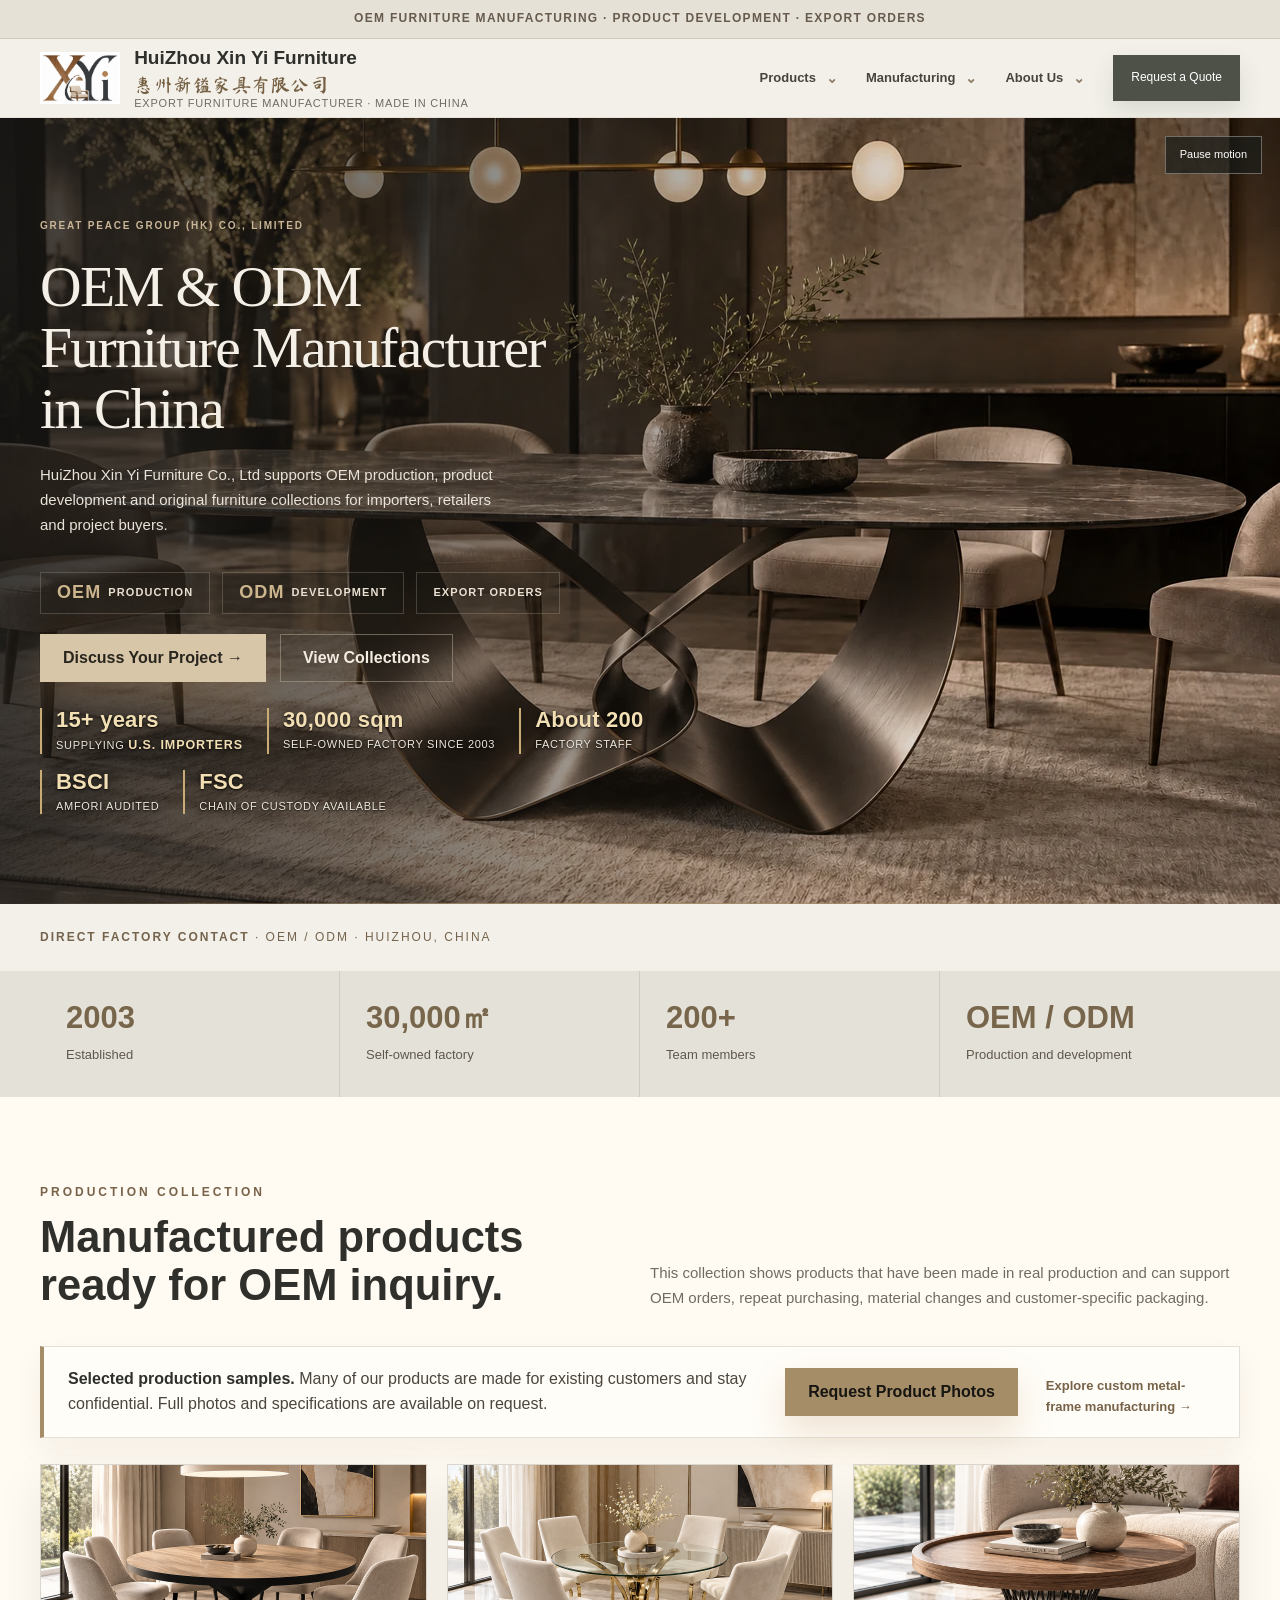
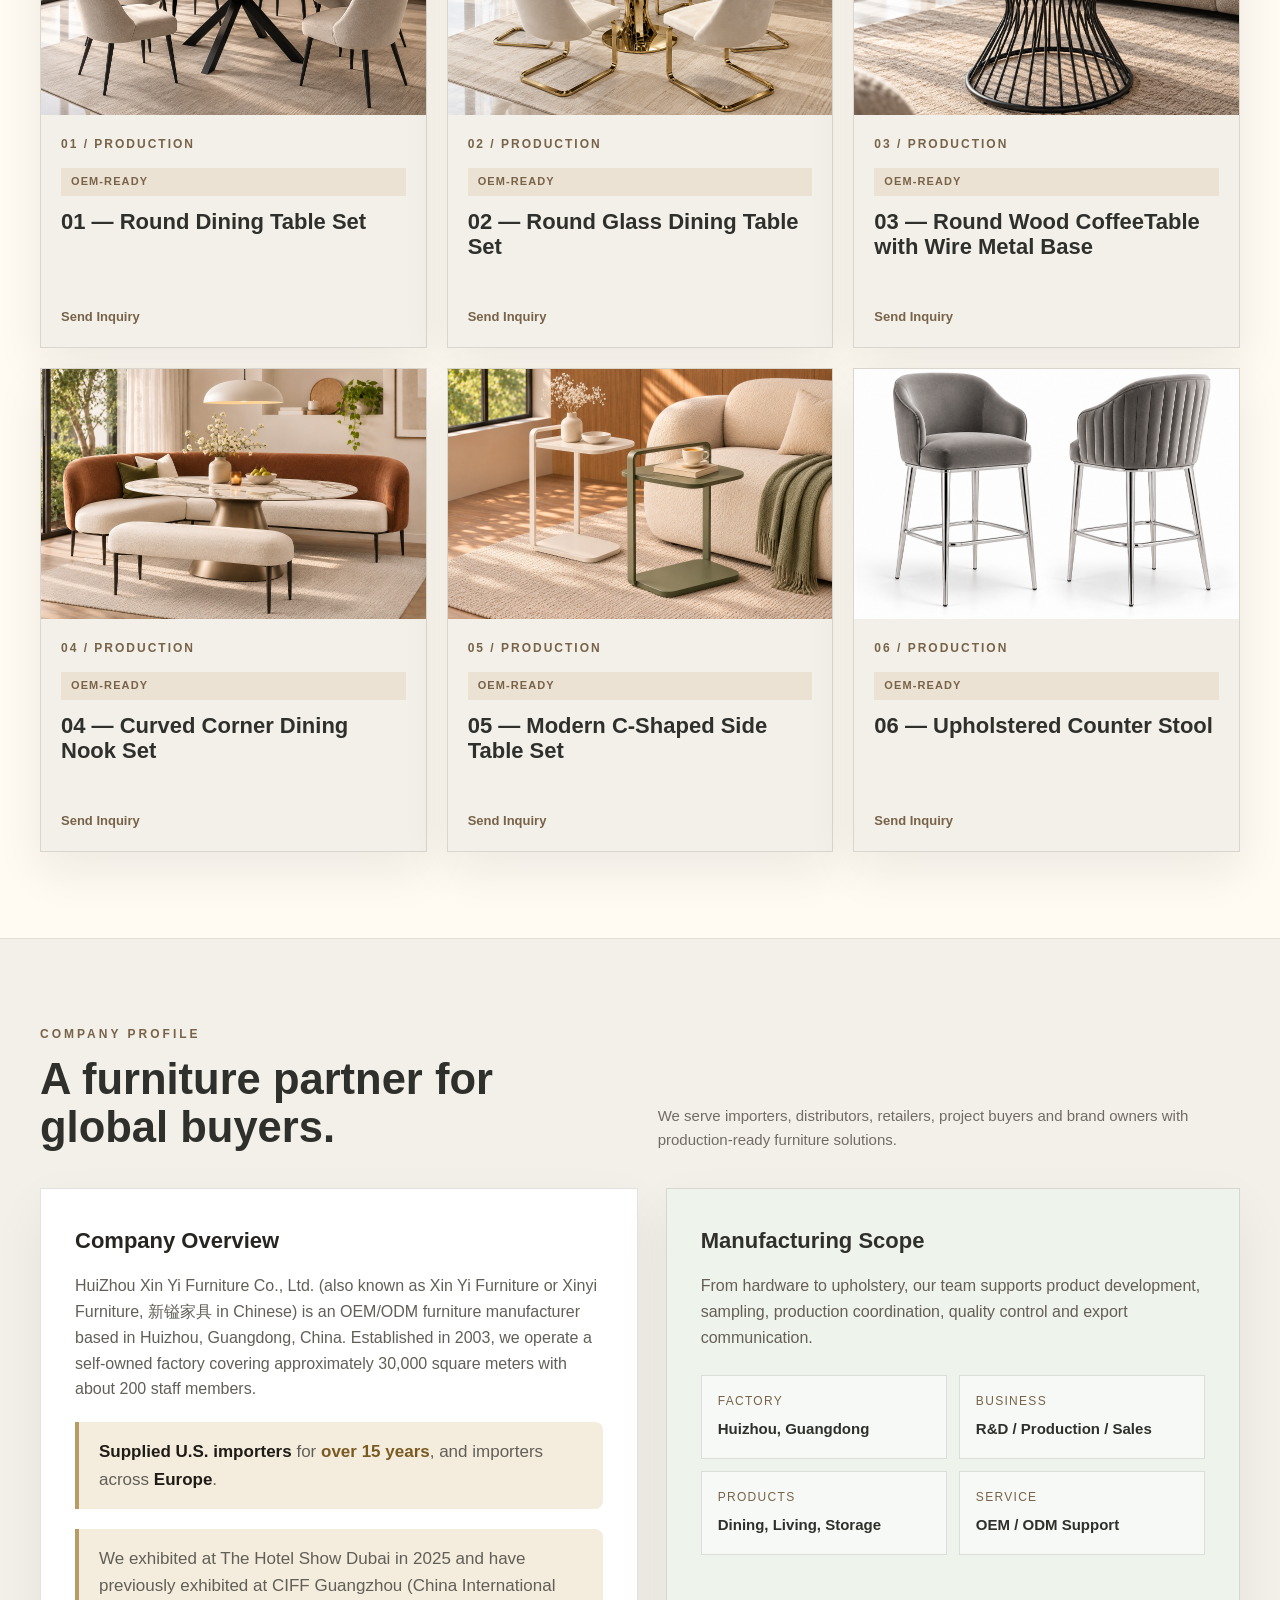
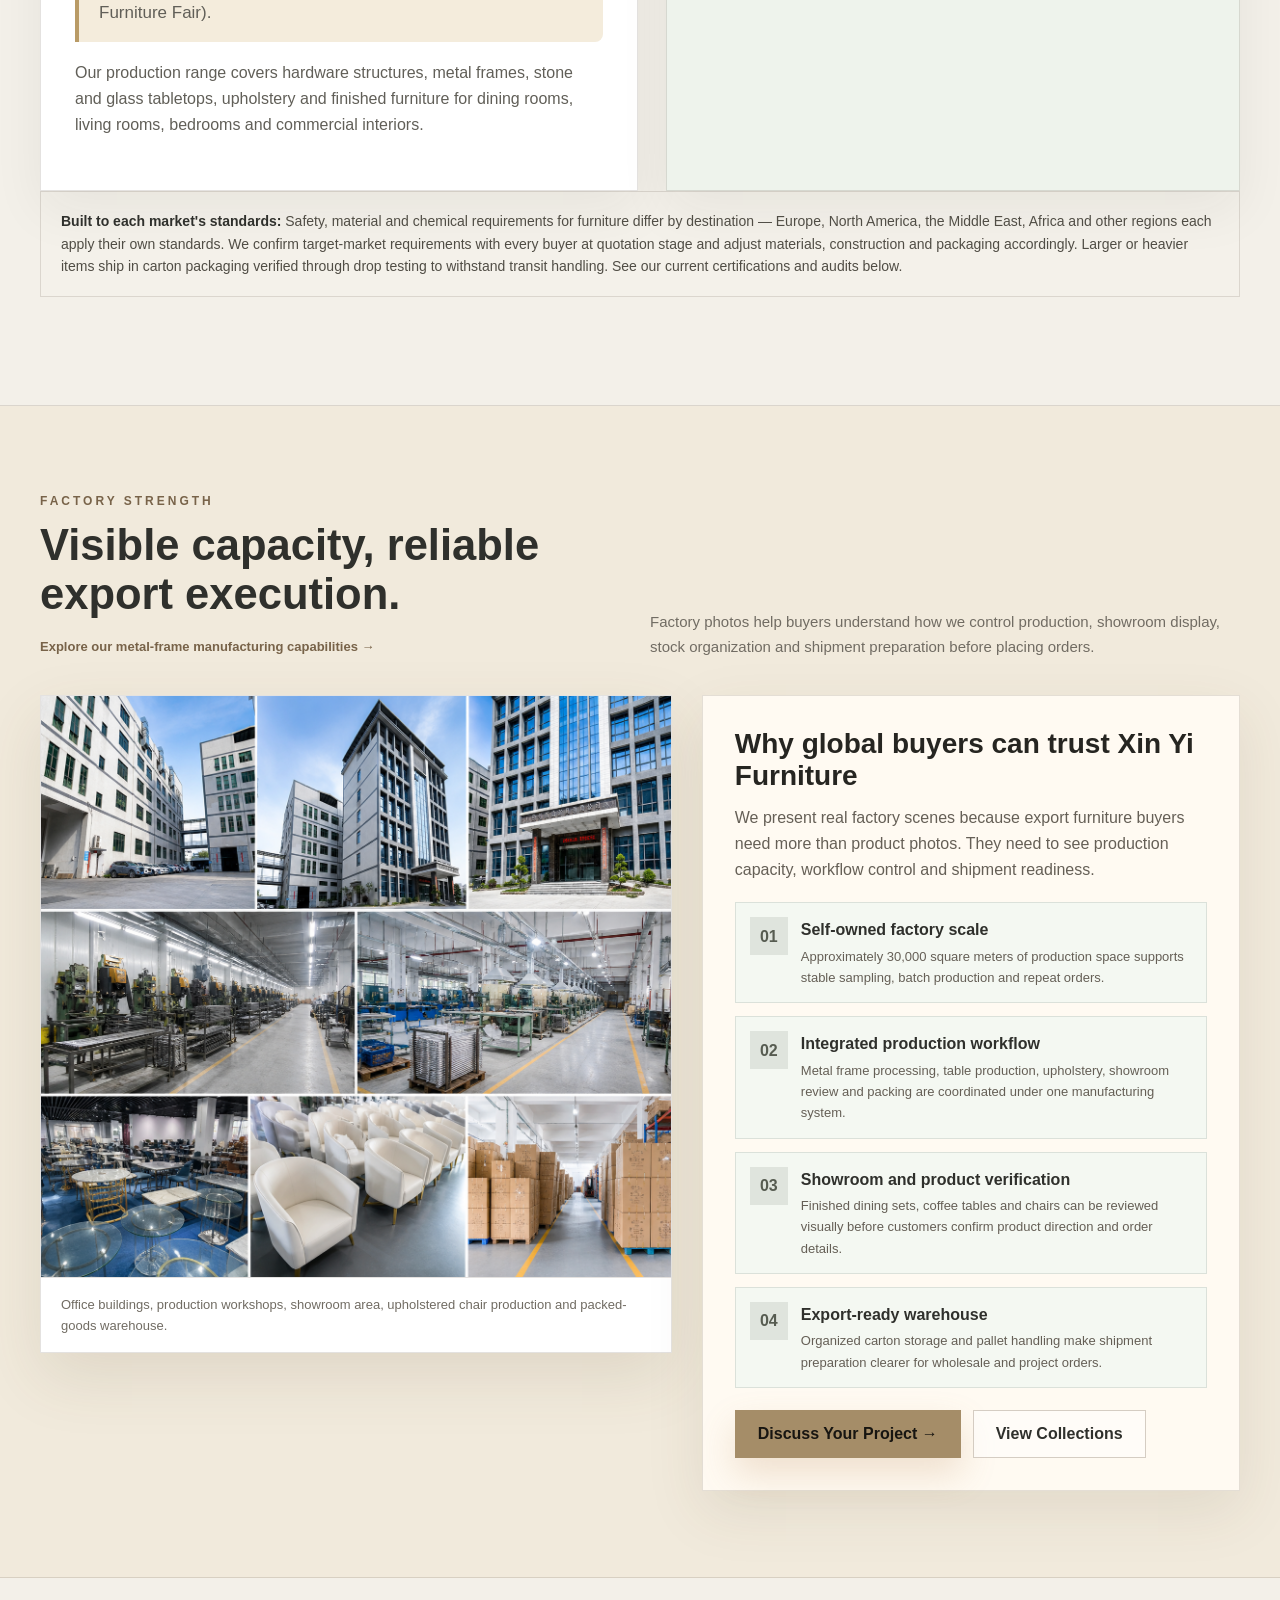
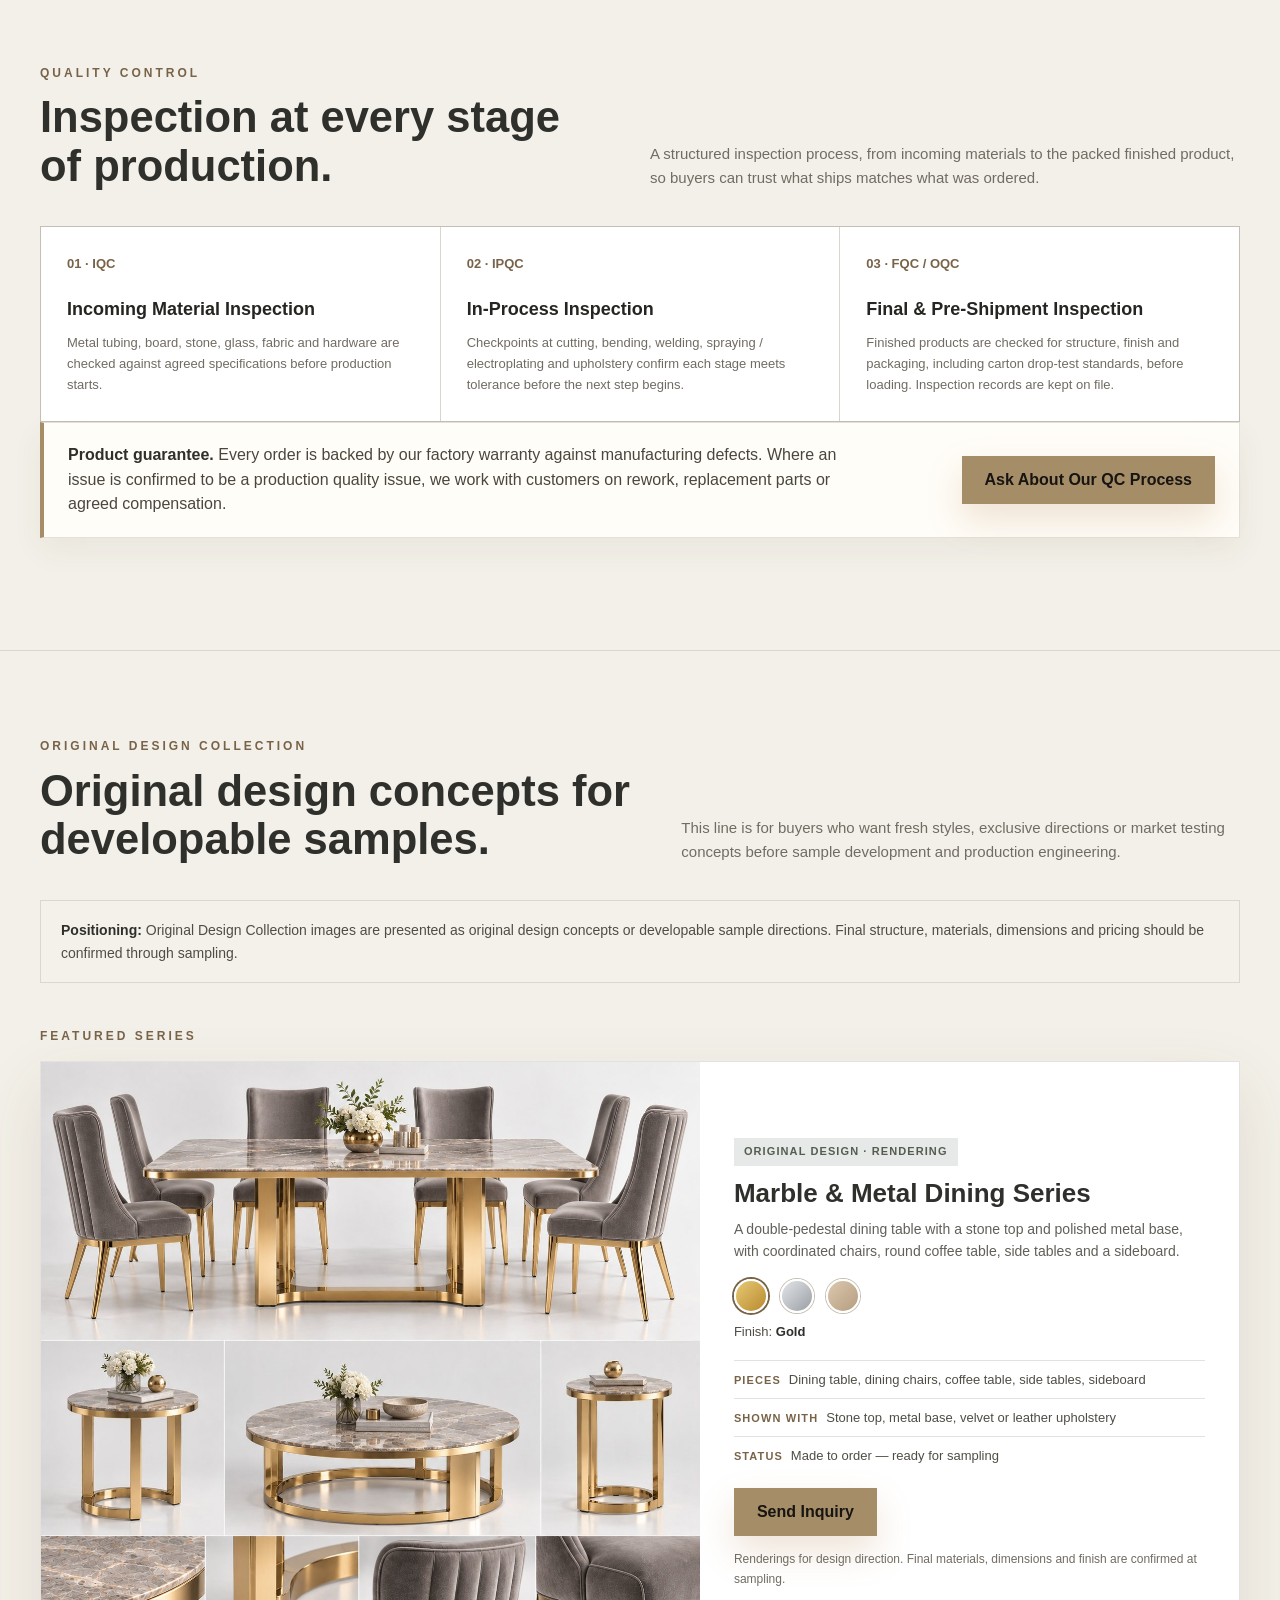
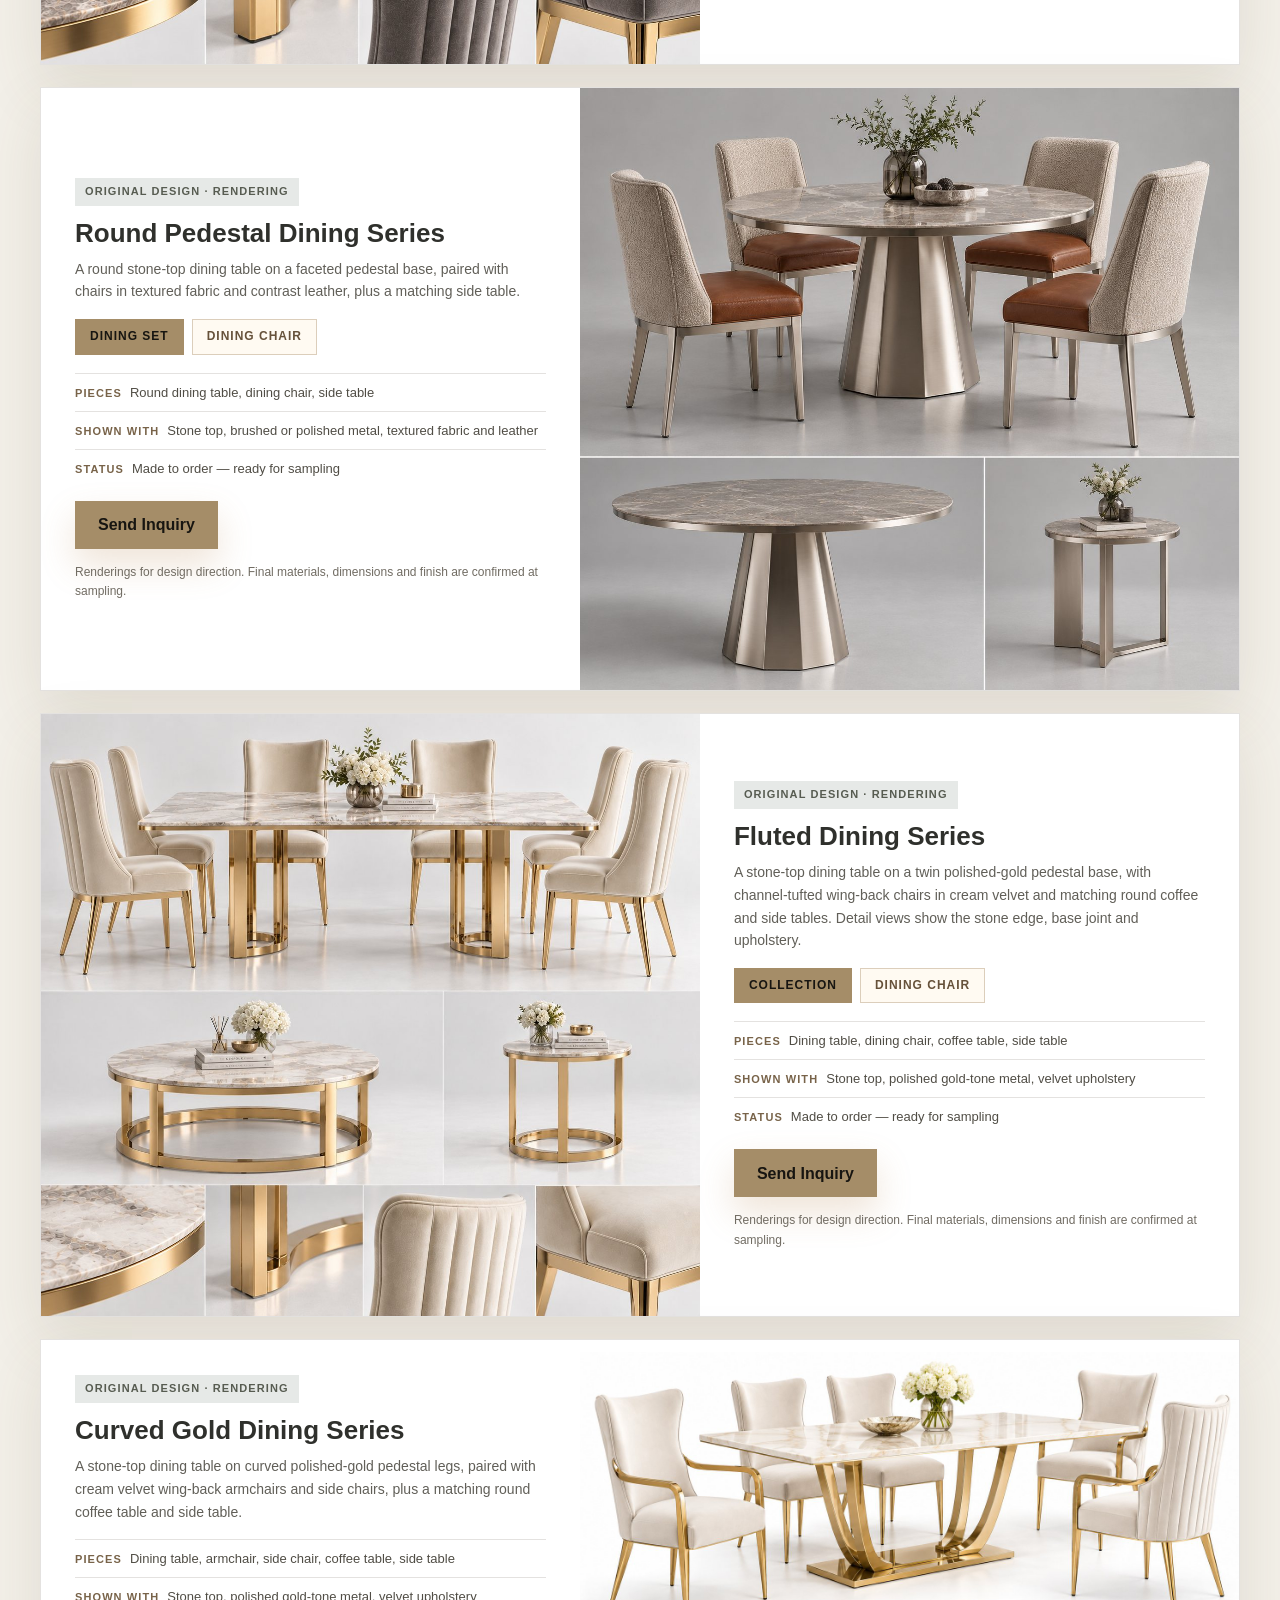
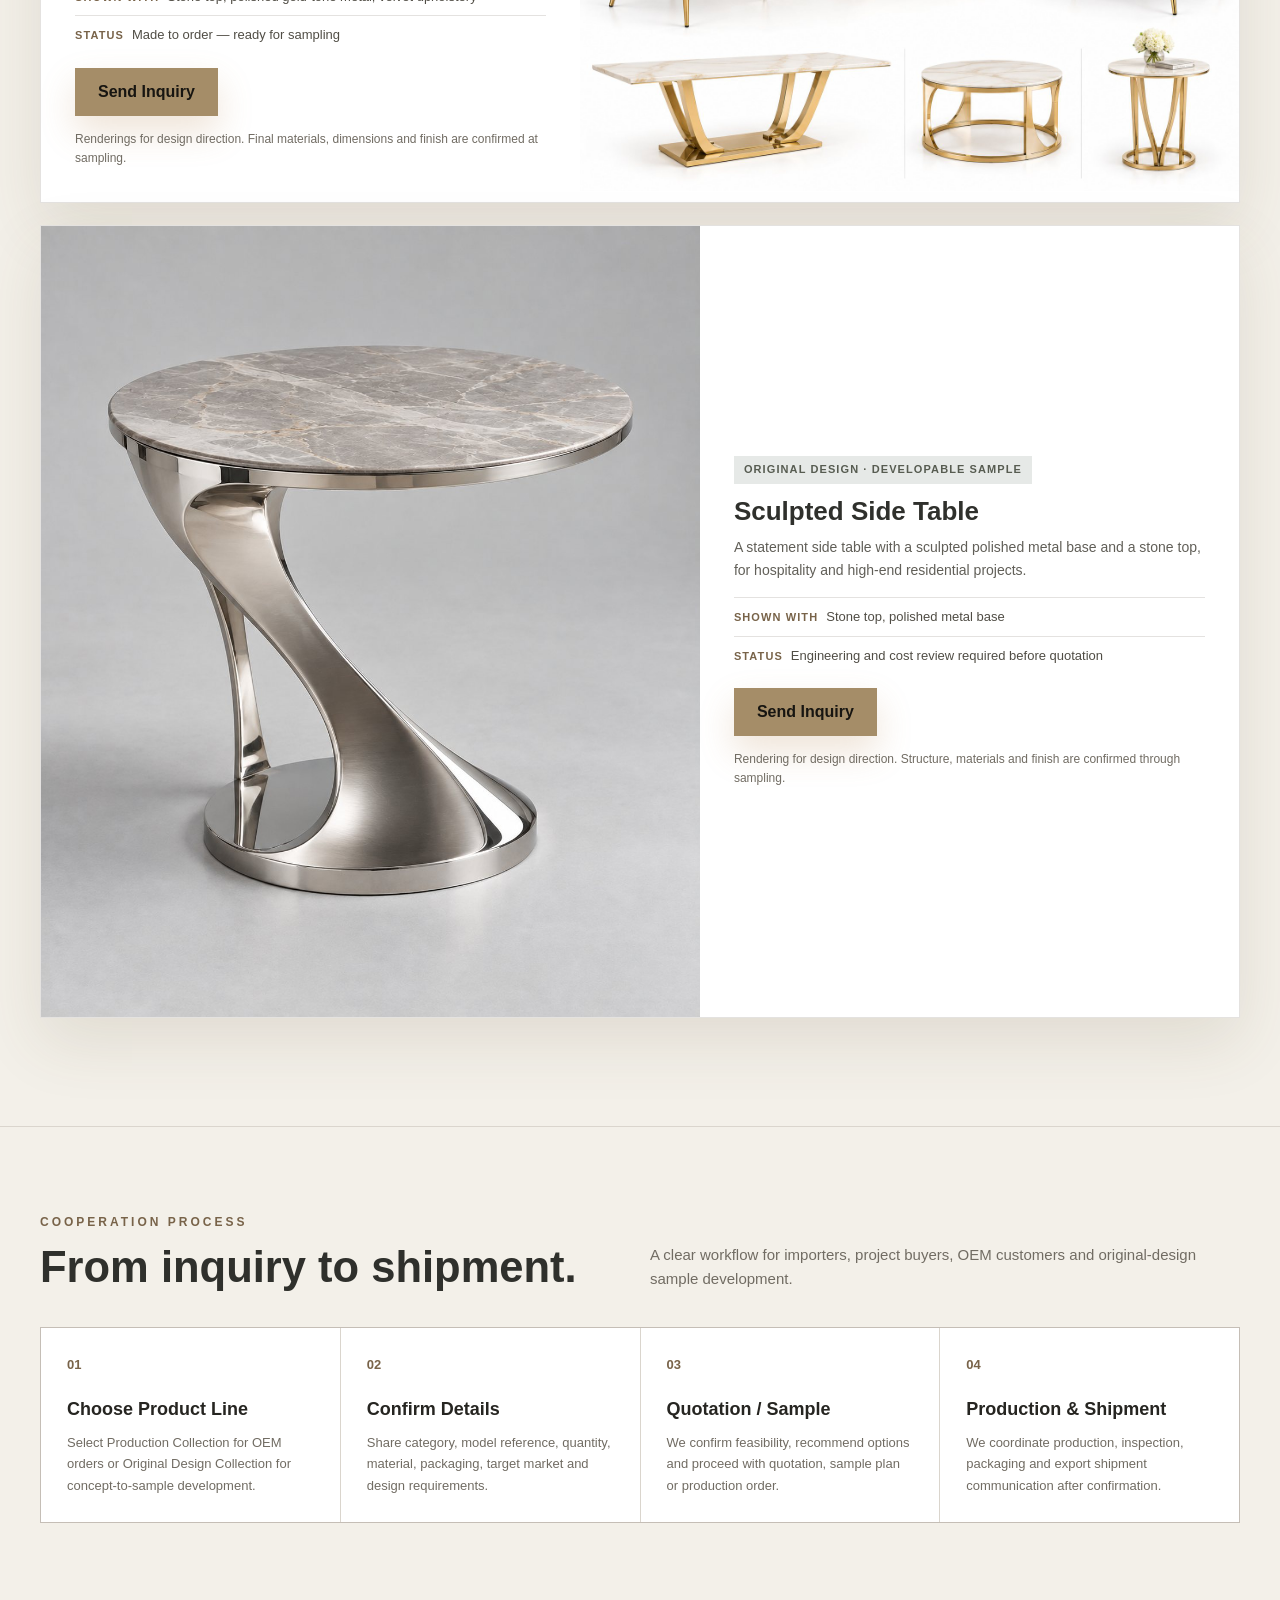
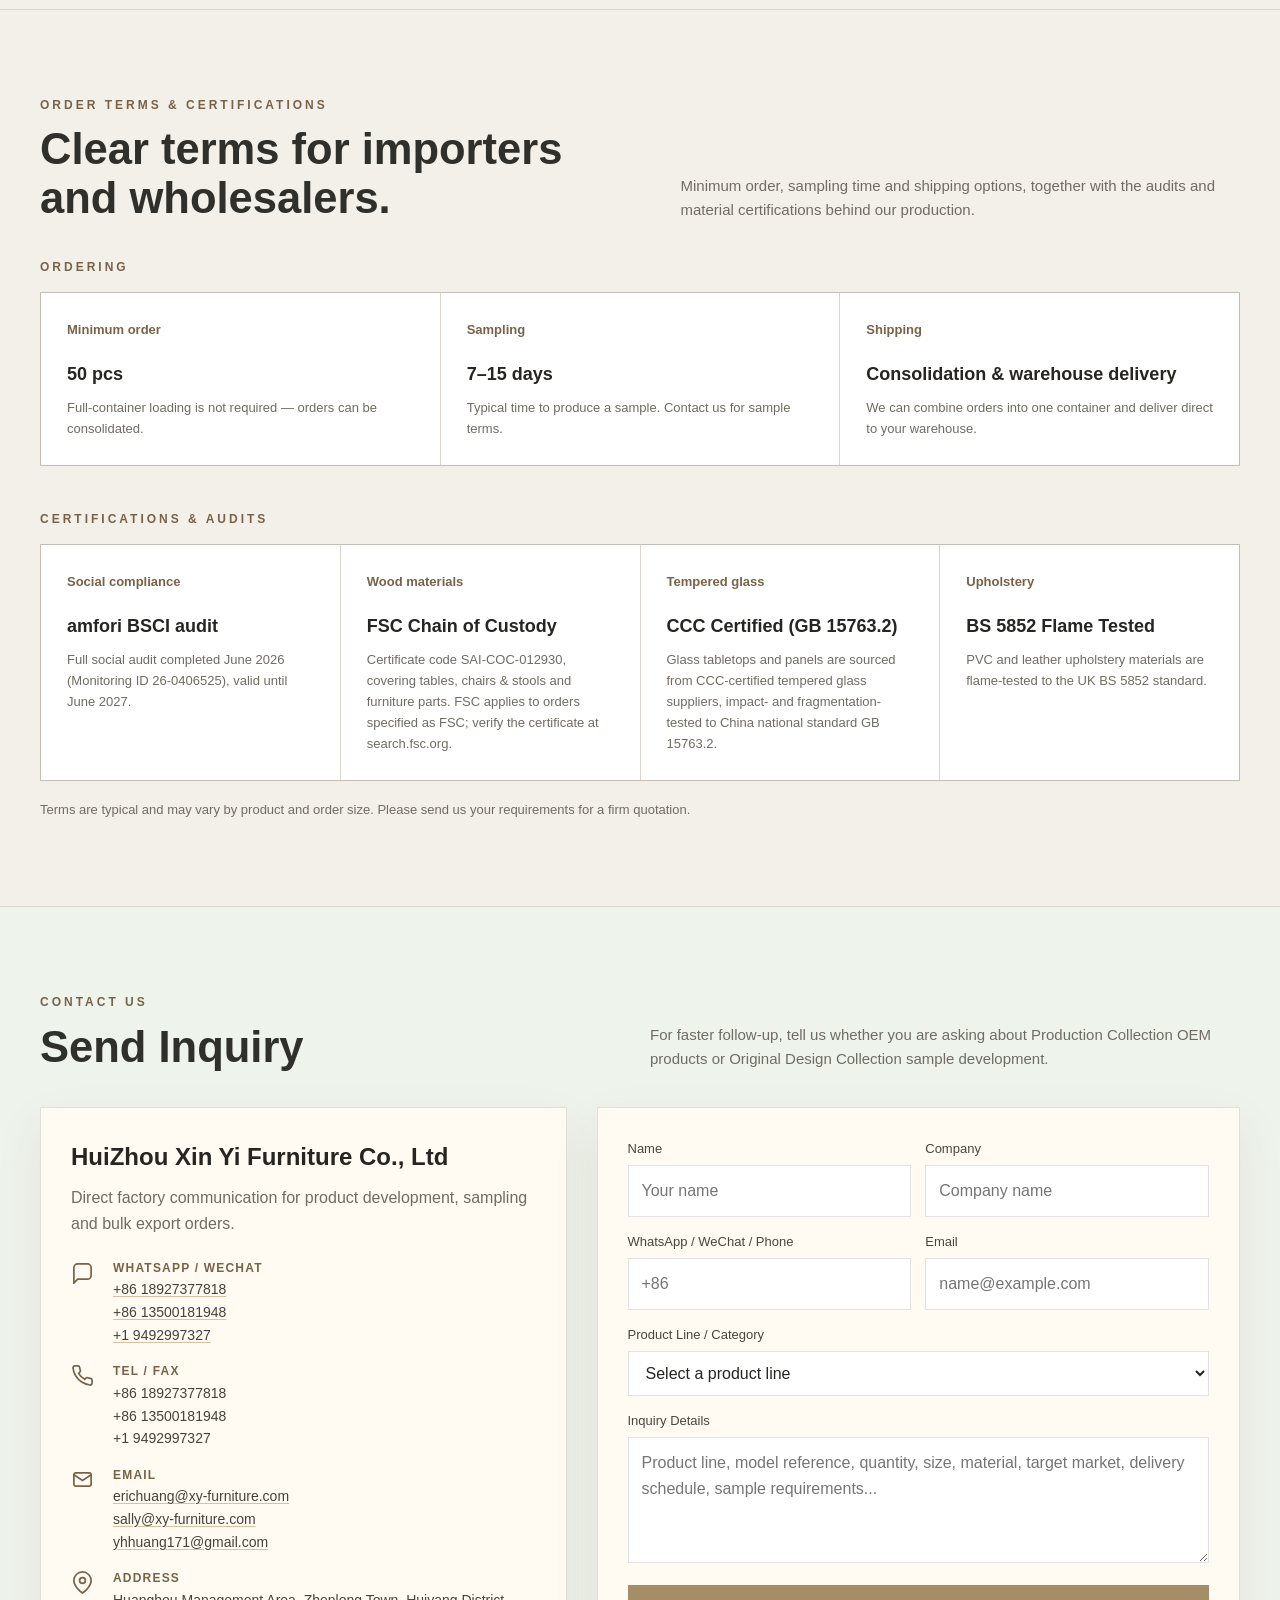
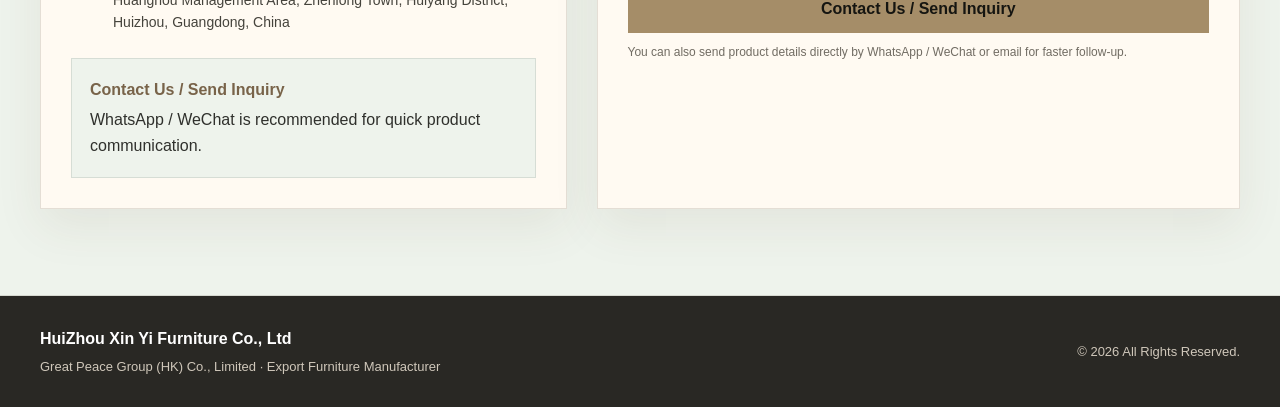
<file: index.html>
<!DOCTYPE html>
<html lang="en">
<head>
<meta charset="UTF-8">
<meta name="viewport" content="width=device-width, initial-scale=1.0">

<!-- Google tag (gtag.js) -->
<script async src="https://www.googletagmanager.com/gtag/js?id=G-X5KTL7ERYE"></script>
<script>
  window.dataLayer = window.dataLayer || [];
  function gtag(){dataLayer.push(arguments);}
  gtag('js', new Date());
  gtag('config', 'G-X5KTL7ERYE');
</script>

<title>China OEM/ODM Furniture Manufacturer for Importers | Xin Yi</title>
<meta name="description" content="BSCI-audited, FSC-certified furniture factory supplying U.S. importers for 15+ years. OEM/ODM dining tables, chairs &amp; metal-frame furniture. MOQ 50 pcs.">
<link rel="canonical" href="https://www.xy-furniture.com/">

<!-- Open Graph / social preview -->
<meta property="og:type" content="website">
<meta property="og:site_name" content="HuiZhou Xin Yi Furniture Co., Ltd">
<meta property="og:title" content="China OEM/ODM Furniture Manufacturer for Importers | Xin Yi">
<meta property="og:description" content="BSCI-audited, FSC-certified furniture factory supplying U.S. importers for 15+ years. OEM/ODM dining tables, chairs &amp; metal-frame furniture. MOQ 50 pcs.">
<meta property="og:url" content="https://www.xy-furniture.com/">
<meta property="og:image" content="https://www.xy-furniture.com/assets/products/hero-gold-marble-dining.jpg">
<meta property="og:locale" content="en_US">

<!-- Twitter Card -->
<meta name="twitter:card" content="summary_large_image">
<meta name="twitter:title" content="China OEM/ODM Furniture Manufacturer for Importers | Xin Yi">
<meta name="twitter:description" content="BSCI-audited, FSC-certified furniture factory supplying U.S. importers for 15+ years. OEM/ODM dining tables, chairs &amp; metal-frame furniture. MOQ 50 pcs.">
<meta name="twitter:image" content="https://www.xy-furniture.com/assets/products/hero-gold-marble-dining.jpg">

<script type="application/ld+json">{
  "@context": "https://schema.org",
  "@type": "Organization",
  "name": "HuiZhou Xin Yi Furniture Co., Ltd",
  "alternateName": [
    "Xin Yi Furniture",
    "Xinyi Furniture",
    "新镒家具",
    "惠州新镒家具有限公司",
    "Great Peace Group (HK) Co., Limited"
  ],
  "url": "https://www.xy-furniture.com/",
  "logo": "https://www.xy-furniture.com/assets/logo-mark.png",
  "image": "https://www.xy-furniture.com/assets/products/hero-gold-marble-dining.jpg",
  "description": "HuiZhou Xin Yi Furniture Co., Ltd. (Xinyi Furniture) is a China-based OEM/ODM furniture manufacturer specializing in metal-frame furniture, upholstered dining chairs, bar stools and dining tables.",
  "foundingDate": "2003",
  "address": {
    "@type": "PostalAddress",
    "streetAddress": "Huanghou Management Area, Zhenlong Town, Huiyang District",
    "addressLocality": "Huizhou",
    "addressRegion": "Guangdong",
    "addressCountry": "CN"
  },
  "contactPoint": [
    {
      "@type": "ContactPoint",
      "contactType": "sales",
      "email": "erichuang@xy-furniture.com",
      "telephone": "+86-18927377818",
      "areaServed": "Worldwide",
      "availableLanguage": [
        "en",
        "zh"
      ]
    }
  ],
  "@id": "https://www.xy-furniture.com/#organization"
}</script>

<link rel="icon" href="favicon.png" type="image/png">
<link rel="shortcut icon" href="favicon.png" type="image/png">
<link rel="apple-touch-icon" href="favicon.png">
<link rel="preconnect" href="https://fonts.googleapis.com">
<link rel="preconnect" href="https://fonts.gstatic.com" crossorigin>
<link href="https://fonts.googleapis.com/css2?family=Ma+Shan+Zheng&display=swap" rel="stylesheet">
<style>
*{box-sizing:border-box;margin:0;padding:0}
:root{
  --ink:#171819;
  --charcoal:#2f302c;
  --deep:#3d342b;
  --paper:#f8f3e9;
  --stone:#e9ddca;
  --white:#fff;
  --muted:#706a60;
  --soft:#aa9c87;
  --gold:#b7854d;
  --gold-dark:#8d663d;
  --sage:#6f7f72;
  --sage-soft:#e4ebe2;
  --line:rgba(92,70,43,.14);
  --shadow:0 24px 60px rgba(93,70,42,.12);
}
html{scroll-behavior:smooth}
body{font-family:Inter,Arial,"PingFang SC","Microsoft YaHei",sans-serif;background:var(--paper);color:var(--ink);line-height:1.62}
a{text-decoration:none;color:inherit}
button,input,select,textarea{font:inherit}
img{max-width:100%}
.container{width:min(1200px,calc(100% - 44px));margin:0 auto}
.topbar{background:#efe5d3;color:#51483d;font-size:12px;letter-spacing:.2px;border-bottom:1px solid var(--line)}
.topbar-inner{min-height:38px;display:flex;align-items:center;justify-content:space-between;gap:18px}
.topbar-contact{display:flex;gap:20px;flex-wrap:wrap;color:#665b4d;text-transform:uppercase;letter-spacing:1.3px;font-weight:700}
.topbar-actions{display:flex;align-items:center;gap:10px;white-space:nowrap}
.mini-link{color:var(--gold-dark);border-bottom:1px solid rgba(183,133,77,.55);padding-bottom:2px;font-weight:700}
.nav{position:sticky;top:0;z-index:30;background:rgba(248,243,233,.94);backdrop-filter:blur(18px);border-bottom:1px solid var(--line)}
.nav-inner{height:78px;display:flex;align-items:center;justify-content:space-between;gap:28px}
.brand{display:flex;align-items:center;gap:14px;min-width:0}
.hero-contact a,.contact-value a{color:inherit;text-decoration:underline;text-decoration-color:rgba(183,133,77,.5);text-underline-offset:2px}
.hero-contact a:hover,.contact-value a:hover{color:var(--gold-dark)}
.brand-mark{height:52px;width:auto;display:block;object-fit:contain;flex:none}
.brand-name{font-size:19px;font-weight:760;white-space:nowrap;color:var(--charcoal)}
.brand-sub{font-size:11px;color:var(--muted);letter-spacing:.8px;text-transform:uppercase;white-space:nowrap}
.brand-cn{font-family:"Ma Shan Zheng",cursive;font-size:19px;line-height:1;color:var(--gold-dark);font-weight:400;white-space:nowrap;margin:2px 0 1px;letter-spacing:.5px}
.nav-toggle{display:none;flex-direction:column;justify-content:center;gap:5px;width:40px;height:40px;background:none;border:0;cursor:pointer;flex:none}
.nav-toggle span{display:block;height:2px;width:100%;background:var(--charcoal);transition:.25s ease}
.nav-toggle.open span:nth-child(1){transform:translateY(7px) rotate(45deg)}
.nav-toggle.open span:nth-child(2){opacity:0}
.nav-toggle.open span:nth-child(3){transform:translateY(-7px) rotate(-45deg)}
.mobile-menu{display:none;flex-direction:column;background:var(--paper);border-top:1px solid var(--line);padding:8px 20px 22px}
.mobile-menu.open{display:flex}
.mobile-menu a{padding:14px 0;border-bottom:1px solid var(--line);color:var(--charcoal);font-size:16px}
.mobile-menu a.nav-cta{background:var(--sage);color:#fff;text-align:center;border:0;margin-top:14px;padding:14px 16px}
.nav-links{display:flex;align-items:center;gap:26px;font-size:14px;color:#46443d}
.nav-links a:hover{color:var(--gold-dark)}
.nav-cta{background:var(--sage);color:#fff!important;padding:10px 16px;box-shadow:0 10px 22px rgba(63,78,66,.14)}
.nav-cta:hover{background:var(--gold-dark)!important;color:#fff!important}
.hero{position:relative;overflow:hidden;background:#f6efe3;color:var(--ink)}
.hero::before{content:"";position:absolute;inset:0;background:linear-gradient(90deg,rgba(248,243,233,.9),rgba(248,243,233,.8)),url("assets/products/hero-gold-marble-dining.jpg");background-size:cover;background-position:70% center}
.hero::after{content:"";position:absolute;left:0;right:0;bottom:0;height:1px;background:linear-gradient(90deg,transparent,var(--gold),transparent)}
.hero-grid{position:relative;z-index:1;display:grid;grid-template-columns:minmax(0,1fr) 390px;gap:58px;align-items:end;min-height:650px;padding:82px 0 76px}
.eyebrow{font-size:12px;letter-spacing:3.4px;text-transform:uppercase;color:var(--gold-dark);margin-bottom:22px;font-weight:850}
h1{font-size:clamp(44px,6.5vw,84px);line-height:1.02;letter-spacing:0;font-weight:780;max-width:850px;margin-bottom:24px}
.hero-copy{max-width:660px;color:#5d554a;font-size:18px;margin-bottom:34px}
.hero-badges{display:flex;gap:12px;flex-wrap:wrap;margin:0 0 30px}
.hero-badge{display:inline-flex;align-items:center;min-height:42px;padding:0 16px;border:1px solid rgba(141,102,61,.24);background:#fffaf2;color:#66513a;font-size:14px;font-weight:850;letter-spacing:1.1px;text-transform:uppercase;box-shadow:0 12px 30px rgba(93,70,42,.08)}
.hero-badge strong{font-size:18px;color:var(--gold-dark);margin-right:7px}
.hero-proof{max-width:720px;margin:24px 0 0;padding-left:18px;border-left:2px solid var(--gold);color:#6c6256;font-size:14px;letter-spacing:.2px}
.hero-actions{display:flex;gap:14px;flex-wrap:wrap}
.btn{display:inline-flex;align-items:center;justify-content:center;gap:9px;min-height:48px;padding:0 22px;border:1px solid transparent;cursor:pointer;transition:.22s ease;font-weight:720}
.btn-primary{background:var(--gold);color:#171511;box-shadow:0 16px 35px rgba(183,133,77,.22)}
.btn-primary:hover{background:#d3a25e;transform:translateY(-1px)}
.btn-outline{border-color:rgba(92,70,43,.26);color:var(--charcoal);background:rgba(255,255,255,.52)}
.btn-outline:hover{border-color:var(--gold);background:#fffaf2}
.hero-card{background:rgba(250,246,238,.94);color:var(--ink);padding:26px;border:1px solid rgba(255,255,255,.45);box-shadow:var(--shadow)}
.hero-card-label{font-size:12px;text-transform:uppercase;letter-spacing:2px;color:var(--gold-dark);font-weight:800;margin-bottom:14px}
.hero-card strong{display:block;font-size:26px;line-height:1.15;margin-bottom:10px}
.hero-card p{color:var(--muted);font-size:14px;margin-bottom:20px}
.hero-contact{display:grid;gap:10px;font-size:14px;color:#34332f}
.hero-contact span{padding-top:10px;border-top:1px solid rgba(32,33,31,.12)}
.facts{background:var(--sage-soft);color:var(--charcoal)}
.facts-grid{display:grid;grid-template-columns:repeat(4,1fr)}
.fact{padding:30px 26px;border-right:1px solid rgba(62,48,31,.12)}
.fact:last-child{border-right:0}
.fact strong{display:block;color:var(--gold-dark);font-size:31px;line-height:1.1;margin-bottom:6px}
.fact span{color:#5f574d;font-size:13px}
.section{padding:86px 0;border-bottom:1px solid var(--line)}
.section-head{display:flex;align-items:end;justify-content:space-between;gap:46px;margin-bottom:36px}
.kicker{font-size:12px;letter-spacing:3px;text-transform:uppercase;color:var(--gold-dark);font-weight:820;margin-bottom:10px}
.title{font-size:clamp(30px,3.4vw,48px);line-height:1.12;color:var(--charcoal);font-weight:780}
.desc{max-width:590px;color:var(--muted);font-size:15px}
.about-grid{display:grid;grid-template-columns:1.02fr .98fr;gap:28px;align-items:stretch}
.about-panel{background:#fff;border:1px solid var(--line);padding:34px;box-shadow:0 20px 50px rgba(32,33,31,.06)}
.about-panel.dark{background:#eef3ec;color:var(--charcoal)}
.about-panel h3{font-size:22px;margin-bottom:14px}
.about-panel p{color:#615f58;margin-bottom:18px}
.about-panel.dark p{color:#655f56}
.about-meta{display:grid;grid-template-columns:repeat(2,1fr);gap:12px;margin-top:24px}
.meta-item{border:1px solid rgba(90,107,92,.18);background:rgba(255,255,255,.45);padding:16px}
.meta-item span{display:block;font-size:12px;color:var(--gold-dark);text-transform:uppercase;letter-spacing:1.3px;margin-bottom:5px}
.meta-item b{font-size:15px}
.image-strip{display:grid;grid-template-columns:1.15fr .85fr;gap:14px;height:100%}
.image-strip img{width:100%;height:100%;object-fit:cover;background:#fff;border:1px solid var(--line)}
.factory-section{background:#f1eadc}
.factory-layout{display:grid;grid-template-columns:1.08fr .92fr;gap:30px;align-items:start}
.factory-photo{background:#fff;border:1px solid var(--line);box-shadow:var(--shadow);overflow:hidden}
.factory-photo img{width:100%;display:block}
.factory-caption{padding:16px 20px;color:var(--muted);font-size:13px;border-top:1px solid var(--line)}
.trust-panel{background:#fffaf2;color:var(--ink);padding:32px;border:1px solid var(--line);box-shadow:0 20px 55px rgba(93,70,42,.1)}
.trust-panel h3{font-size:28px;line-height:1.16;margin-bottom:12px}
.trust-panel p{color:#655f56;margin-bottom:20px}
.trust-list{display:grid;gap:13px}
.trust-item{display:grid;grid-template-columns:38px 1fr;gap:13px;padding:14px;border:1px solid rgba(90,107,92,.16);background:#f4f8f2}
.trust-num{height:38px;background:rgba(111,127,114,.16);color:var(--sage);display:grid;place-items:center;font-weight:820}
.trust-item b{display:block;color:var(--charcoal);margin-bottom:3px}
.trust-item span{display:block;color:#655f56;font-size:13px}
.trust-cta{margin-top:22px;display:flex;gap:12px;flex-wrap:wrap}
.product-showcase{background:#fffaf2}
.product-grid{display:grid;grid-template-columns:repeat(3,1fr);gap:20px}
.product-card{position:relative;overflow:hidden;background:var(--paper);border:1px solid var(--line);box-shadow:0 18px 45px rgba(32,33,31,.08);min-height:430px;display:flex;flex-direction:column;transition:.22s ease}
.product-card:hover{transform:translateY(-5px);box-shadow:0 28px 70px rgba(32,33,31,.16)}
.product-image{height:250px;background:#f4f1ea;overflow:hidden}
.product-image img{width:100%;height:100%;object-fit:cover;display:block;transition:.35s ease}
.product-card:hover .product-image img{transform:scale(1.04)}
.product-body{padding:20px;display:flex;flex-direction:column;gap:13px;flex:1}
.product-index{font-size:12px;color:var(--gold-dark);font-weight:820;letter-spacing:2px;text-transform:uppercase}
.product-body h3{font-size:22px;line-height:1.15;color:var(--charcoal)}
.product-body p{font-size:14px;color:var(--muted)}
.product-sku{font-size:12px;font-weight:820;color:var(--gold-dark);letter-spacing:.4px}
.product-specs{font-size:12px;color:#655f56;border-top:1px dashed var(--line);padding-top:9px}
.product-specs b{color:var(--charcoal);font-weight:820}
.product-tags{display:flex;gap:7px;flex-wrap:wrap;margin-top:auto}
.product-tags span{font-size:11px;color:#504d45;background:#eee9df;padding:5px 8px}
.product-link{margin-top:8px;color:var(--gold-dark);font-weight:800;font-size:13px}
.collection-note{background:#f4f1ea;border:1px solid var(--line);padding:18px 20px;margin-bottom:22px;color:#504d45;font-size:14px}
.collection-note b{color:var(--charcoal)}
.prod-note{display:flex;align-items:center;justify-content:space-between;gap:28px;background:#fffdf8;border:1px solid var(--line);border-left:4px solid var(--gold);padding:20px 24px;margin-bottom:26px;box-shadow:0 12px 30px rgba(93,70,42,.06)}
.prod-note p{margin:0;font-size:16px;line-height:1.55;color:#4b463d;max-width:780px}
.prod-note b{color:var(--charcoal)}
.prod-note .btn{flex:none}
@media (max-width:760px){.prod-note{flex-direction:column;align-items:stretch;gap:16px;padding:18px}.prod-note .btn{width:100%}}
.line-badge{display:inline-flex;align-items:center;min-height:28px;padding:0 10px;background:rgba(184,135,70,.13);color:var(--gold-dark);font-size:11px;font-weight:820;letter-spacing:1.1px;text-transform:uppercase}
.concept-badge{background:rgba(101,118,107,.16);color:var(--sage)}
.featured-grid{display:grid;grid-template-columns:1.1fr .9fr;gap:18px}
.feature-photo{position:relative;min-height:520px;background:#fff;border:1px solid var(--line);overflow:hidden;box-shadow:var(--shadow)}
.feature-photo img{width:100%;height:100%;object-fit:cover;display:block}
.feature-caption{position:absolute;left:24px;right:24px;bottom:24px;background:rgba(17,18,16,.86);color:#fff;padding:22px}
.feature-caption small{color:#d6ad70;text-transform:uppercase;letter-spacing:2px;font-weight:800}
.feature-caption h3{font-size:28px;line-height:1.16;margin:8px 0}
.feature-caption p{color:#e3dacd;font-size:14px}
.mini-gallery{display:grid;grid-template-columns:1fr 1fr;gap:18px}
.mini-card{background:#fff;border:1px solid var(--line);overflow:hidden;min-height:251px}
.mini-card img{width:100%;height:190px;object-fit:cover;display:block;background:#f7f5ef}
.mini-card div{padding:14px 16px}
.mini-card b{display:block;color:var(--charcoal)}
.mini-card span{font-size:13px;color:var(--muted)}
.mini-gallery.three{grid-template-columns:repeat(3,1fr)}
.mini-gallery.three .mini-card img{height:260px}
@media (max-width:1080px){.mini-gallery.three{grid-template-columns:1fr 1fr}}
@media (max-width:640px){.mini-gallery.three{grid-template-columns:1fr}.mini-gallery.three .mini-card img{height:230px}}
.process{display:grid;grid-template-columns:repeat(4,1fr);gap:1px;background:var(--line);border:1px solid var(--line)}
.step{background:#fff;padding:26px}
.step-num{font-size:13px;color:var(--gold-dark);font-weight:820;margin-bottom:20px}
.step h3{font-size:18px;margin-bottom:8px}
.step p{font-size:13px;color:var(--muted)}
.process.three{grid-template-columns:repeat(3,1fr)}
.terms-sub{font-size:12px;letter-spacing:3px;text-transform:uppercase;color:var(--gold-dark);font-weight:820;margin:44px 0 14px}
.section-head + .terms-sub{margin-top:0}
.terms-foot{font-size:13px;color:var(--muted);margin-top:18px}
.series{display:grid;grid-template-columns:1.1fr .9fr;align-items:center;background:#fff;border:1px solid var(--line);box-shadow:var(--shadow);margin-bottom:22px}
.series.flip{grid-template-columns:.9fr 1.1fr}
.series.flip .series-media{order:2}
.series-media{background:#e4e4e4;line-height:0}
.series-media img{width:100%;height:auto;display:block}
.series-body{padding:34px}
.series-body h3{font-size:26px;line-height:1.16;color:var(--charcoal);margin:12px 0 10px}
.series-body p{color:#615f58;font-size:14px;margin-bottom:16px}
.chips{display:flex;gap:8px;flex-wrap:wrap;margin:0 0 18px}
.chip{border:1px solid rgba(141,102,61,.3);background:#fffaf2;color:#66513a;padding:7px 14px;font-size:12px;font-weight:800;letter-spacing:1px;text-transform:uppercase;cursor:pointer;transition:.18s}
.chip:hover{border-color:var(--gold)}
.chip.on{background:var(--gold);color:#171511;border-color:var(--gold)}
.swatches{display:flex;gap:12px;align-items:center;margin:0 0 8px}
.swatch{width:34px;height:34px;padding:0;border-radius:50%;border:2px solid #fff;background:var(--c);box-shadow:0 0 0 1px rgba(92,70,43,.35);cursor:pointer;transition:.18s}
.swatch:hover{transform:scale(1.08)}
.swatch.on{box-shadow:0 0 0 2px var(--gold-dark)}
.swatch:focus-visible,.chip:focus-visible{outline:2px solid var(--gold-dark);outline-offset:3px}
.finish-label{font-size:13px;color:#504d45;margin:0 0 18px}
.finish-label b{color:var(--charcoal)}
.series-list{list-style:none;display:grid;gap:8px;margin:0 0 22px;font-size:13px;color:#504d45}
.series-list li{padding-top:8px;border-top:1px solid var(--line)}
.series-list b{color:var(--gold-dark);text-transform:uppercase;letter-spacing:1.1px;font-size:11px;margin-right:8px}
.series-body .series-note{font-size:12px;color:var(--muted);margin:14px 0 0}
.contact-section{background:#eef3ec;color:var(--ink)}
.contact-section .title{color:var(--charcoal)}
.contact-section .desc{color:var(--muted)}
.contact-grid{display:grid;grid-template-columns:.9fr 1.1fr;gap:30px}
.contact-panel,.form-panel{background:#fffaf2;color:var(--ink);padding:30px;border:1px solid var(--line);box-shadow:0 18px 45px rgba(93,70,42,.08)}
.contact-panel h3{font-size:24px;margin-bottom:8px}
.contact-lead{color:var(--muted);margin-bottom:22px}
.contact-list{display:grid;gap:16px}
.contact-item{display:grid;grid-template-columns:30px 1fr;gap:12px;color:#45433c}
.contact-item svg{width:23px;height:23px;stroke:var(--gold-dark);fill:none;stroke-width:1.8;margin-top:2px}
.contact-label{font-size:12px;color:var(--gold-dark);font-weight:820;letter-spacing:1.2px;text-transform:uppercase}
.contact-value{font-size:14px;word-break:break-word}
.contact-highlight{margin-top:24px;background:#eef3ec;color:var(--charcoal);padding:18px;border:1px solid rgba(90,107,92,.16)}
.contact-highlight b{display:block;color:var(--gold-dark);margin-bottom:4px}
.form-row{display:grid;grid-template-columns:1fr 1fr;gap:14px}
.field{margin-bottom:14px}
.field label{display:block;font-size:13px;color:#48463f;margin-bottom:6px}
.field input,.field select,.field textarea{width:100%;border:1px solid var(--line);background:#fff;color:var(--ink);padding:12px 13px;outline:none}
.field input:focus,.field select:focus,.field textarea:focus{border-color:var(--gold)}
.field textarea{min-height:126px;resize:vertical}
.submit{width:100%;background:var(--gold);color:#151511;font-weight:820}
.submit:hover{background:#d0a05d}
.note{font-size:12px;color:var(--muted);margin-top:10px}
.footer{background:var(--deep);color:#cfc7ba;padding:30px 0}
.footer-inner{display:flex;justify-content:space-between;gap:24px;align-items:center;font-size:13px}
.footer strong{display:block;color:#fff;font-size:16px;margin-bottom:4px}
.toast{position:fixed;left:50%;bottom:26px;transform:translateX(-50%) translateY(30px);opacity:0;pointer-events:none;background:var(--deep);color:#fff;border:1px solid rgba(184,135,70,.5);padding:12px 18px;transition:.2s;z-index:60}
.toast.show{opacity:1;transform:translateX(-50%) translateY(0)}
@media (min-width:1081px){
  .hero{background:#f6efe3}
  .hero::before{inset:0 0 150px 0;background:linear-gradient(90deg,#f6efe3 0%,#f6efe3 22%,rgba(246,239,227,.55) 34%,rgba(246,239,227,0) 47%),url("assets/products/hero-gold-marble-dining.jpg");background-size:auto 100%;background-repeat:no-repeat;background-position:right top}
  .hero-grid{grid-template-columns:minmax(0,1fr);align-items:start;gap:0;padding:76px 0 40px;min-height:auto}
  .hero-grid>div:first-child{max-width:600px}
  .hero-grid h1{font-size:clamp(44px,4.4vw,60px);line-height:1.06}
  .hero-card{display:grid;grid-template-columns:1.25fr 1fr 1fr;gap:6px 34px;align-items:center;margin-top:44px;max-width:none;padding:22px 30px}
  .hero-card .hero-card-label{grid-column:1;grid-row:1;margin:0;align-self:end}
  .hero-card strong{grid-column:1;grid-row:2;font-size:22px;margin:0;align-self:start}
  .hero-card p{display:none}
  .hero-contact{display:contents}
  .hero-contact span{padding-top:0;border-top:0;border-left:1px solid rgba(32,33,31,.14);padding-left:26px;grid-row:1 / span 2}
  .hero-contact span:nth-child(1){grid-column:2}
  .hero-contact span:nth-child(2){grid-column:3}
}
.hero-credit{position:absolute;right:18px;bottom:166px;z-index:1;font-size:11px;letter-spacing:.6px;color:#6c6256;background:rgba(250,246,238,.82);padding:4px 9px}
@media (max-width:1080px){.hero-credit{bottom:10px}}
@media (max-width:1080px){
  .product-grid{grid-template-columns:repeat(2,1fr)}
  .hero-grid{grid-template-columns:1fr;min-height:auto}
  .hero-card{max-width:460px}
}
@media (max-width:900px){
  .topbar-inner{align-items:flex-start;flex-direction:column;padding:9px 0}
  .nav-links{display:none}
  .nav-toggle{display:flex}
  .facts-grid,.process{grid-template-columns:repeat(2,1fr)}
  .process.three{grid-template-columns:1fr}
  .about-grid,.factory-layout,.featured-grid,.contact-grid,.section-head,.series{display:block}
  .series-body{padding:24px}
  .section-head .desc{margin-top:12px}
  .image-strip,.mini-gallery,.trust-panel{margin-top:18px}
  .contact-panel{margin-bottom:18px}
}
@media (max-width:620px){
  .container{width:calc(100% - 28px)}
  .brand-name{font-size:16px}
  .hero-grid{padding:58px 0 48px}
  h1{font-size:40px}
  .hero-copy{font-size:16px}
  .hero-actions{display:grid}
  .btn{width:100%}
  .facts-grid,.product-grid,.process,.about-meta,.form-row,.image-strip,.mini-gallery{grid-template-columns:1fr}
  .fact{border-right:0;border-bottom:1px solid rgba(255,255,255,.1)}
  .section{padding:58px 0}
  .product-card{min-height:0}
  .footer-inner{display:block}
  .footer-inner div+div{margin-top:14px}
}
@media (max-width:1080px){
  .hero::before{inset:0 0 auto 0;height:270px;background:url("assets/products/hero-gold-marble-dining.jpg");background-size:cover;background-position:72% 55%}
  .hero-grid{padding-top:300px}
  .hero-credit{top:238px;bottom:auto;right:12px}
}
</style>
<link rel="stylesheet" href="/assets/interaction-motion.css?v=warm-mineral-1"><style>.xy-clients{background:#f4ecdc;border-left:4px solid #b99b66;padding:16px 20px;border-radius:0 8px 8px 0;color:#2b2620;font-size:17px;line-height:1.6;margin:20px 0}.xy-clients b{font-weight:700;color:#1f1b16}.xy-clients b:nth-of-type(2){color:#7a5a22}.xy-immersive .xy-strength span strong{color:#f3dfb4;font-weight:800;font-size:12.5px;letter-spacing:.9px}</style><style>.xy-immersive .xy-strength{display:flex;flex-wrap:wrap;gap:16px 24px;margin:26px 0 0;width:640px;max-width:none}.xy-immersive .xy-strength>div{border-left:2px solid #c9ab76;padding-left:14px;min-width:0}.xy-immersive .xy-strength{text-shadow:0 1px 2px rgba(0,0,0,.85),0 0 14px rgba(0,0,0,.7)}.xy-immersive .xy-strength b{display:block;font-size:22px;line-height:1.1;color:#f3dfb4;font-weight:700;letter-spacing:.2px}.xy-immersive .xy-strength span{display:block;margin-top:5px;font-size:11px;line-height:1.35;color:#eee8dc;letter-spacing:.7px;text-transform:uppercase}@media(max-width:720px){.xy-immersive .xy-strength{display:grid;grid-template-columns:1fr 1fr;gap:16px 14px;margin-top:22px;width:auto;max-width:100%}.xy-immersive .xy-strength b{font-size:19px}.xy-immersive .xy-strength span{font-size:10.5px}}</style><script defer src="/assets/interaction-motion.js"></script><link rel="stylesheet" href="/assets/navigation-simple.css"><script defer src="/assets/navigation-simple.js"></script></head>
<body class="xy-tonal">
<div class="topbar">
  <div class="container topbar-inner">
    <div class="topbar-contact">
      <span>OEM Furniture Manufacturing · Product Development · Export Orders</span>
    </div>

  </div>
</div>

<nav class="nav">
  <div class="container nav-inner">
    <a class="brand" href="#top" aria-label="HuiZhou Xin Yi Furniture Co., Ltd">
      <img class="brand-mark" src="assets/logo-mark.png" alt="Xin Yi Furniture logo" width="179" height="116">
      <div>
        <div class="brand-name">HuiZhou Xin Yi Furniture</div>
        <div class="brand-cn">惠州新镒家具有限公司</div>
        <div class="brand-sub">Export Furniture Manufacturer · Made in China</div>
      </div>
    </a>
    <div class="nav-links"><details class="xy-nav-group"><summary>Products <span aria-hidden="true">⌄</span></summary><div class="xy-nav-panel"><a href="/dining-tables/">Dining Tables</a><a href="/#production">Production Collection</a><a href="/#original-design">Original Design</a></div></details><details class="xy-nav-group"><summary>Manufacturing <span aria-hidden="true">⌄</span></summary><div class="xy-nav-panel"><a href="/metal-frame-furniture-manufacturing/">Metal Frame Capabilities</a><a href="/#factory">Our Factory</a><a href="/#quality">Quality Control</a></div></details><details class="xy-nav-group"><summary>About Us <span aria-hidden="true">⌄</span></summary><div class="xy-nav-panel"><a href="/#about">Company Overview</a><a href="/#workflow">Cooperation Process</a><a href="/#terms">Order Terms</a></div></details><a href="#contact" class="nav-cta">Request a Quote</a></div>
    <button class="nav-toggle" id="navToggle" aria-label="Open menu" aria-expanded="false" aria-controls="mobileMenu">
      <span></span><span></span><span></span>
    </button>
  </div>
  <div class="mobile-menu" id="mobileMenu"><details class="xy-nav-group"><summary>Products <span aria-hidden="true">⌄</span></summary><div class="xy-nav-panel"><a href="/dining-tables/">Dining Tables</a><a href="/#production">Production Collection</a><a href="/#original-design">Original Design</a></div></details><details class="xy-nav-group"><summary>Manufacturing <span aria-hidden="true">⌄</span></summary><div class="xy-nav-panel"><a href="/metal-frame-furniture-manufacturing/">Metal Frame Capabilities</a><a href="/#factory">Our Factory</a><a href="/#quality">Quality Control</a></div></details><details class="xy-nav-group"><summary>About Us <span aria-hidden="true">⌄</span></summary><div class="xy-nav-panel"><a href="/#about">Company Overview</a><a href="/#workflow">Cooperation Process</a><a href="/#terms">Order Terms</a></div></details><a href="#contact" class="nav-cta">Request a Quote</a></div>
</nav>

<header class="hero xy-immersive" id="top">
<img class="xy-hero-image" src="/assets/hero-sculptural-v2-1536.webp" srcset="/assets/hero-sculptural-v2-768.webp 768w, /assets/hero-sculptural-v2-1280.webp 1280w, /assets/hero-sculptural-v2-1536.webp 1536w" sizes="100vw" width="1536" height="1024" alt="Dining-room scene with a sculptural metal-base table" fetchpriority="high" decoding="async">
<button class="xy-motion-toggle" type="button" aria-pressed="false" hidden>Pause motion</button>
  <div class="container hero-grid">
    <div>
      <div class="eyebrow">Great Peace Group (HK) Co., Limited</div>
      <h1>OEM &amp; ODM Furniture Manufacturer in China</h1>
      <p class="hero-copy">HuiZhou Xin Yi Furniture Co., Ltd supports OEM production, product development and original furniture collections for importers, retailers and project buyers.</p>
      <div class="hero-badges" aria-label="Core services">
        <span class="hero-badge"><strong>OEM</strong> Production</span>
        <span class="hero-badge"><strong>ODM</strong> Development</span>
        <span class="hero-badge">Export Orders</span>
      </div>
      <div class="hero-actions">
        <a class="btn btn-primary" href="#contact">Discuss Your Project →</a>
        <a class="btn btn-outline" href="#production">View Collections</a>
      </div>
      <div class="xy-strength" aria-label="Factory strength"><div><b>15+ years</b><span>Supplying <strong>U.S. importers</strong></span></div><div><b>30,000 sqm</b><span>Self-owned factory since 2003</span></div><div><b>About 200</b><span>Factory staff</span></div><div><b>BSCI</b><span>amfori audited</span></div><div><b>FSC</b><span>Chain of Custody available</span></div></div>
    </div>

  </div>
</header>
<div class="container xy-contact-strip">    <aside class="hero-card">
      <div class="hero-card-label">Direct Factory Contact</div>
      <strong>Fast quotation for OEM / ODM furniture orders.</strong>
      <p>Share your target category, quantity, material, market and delivery plan. Our team will follow up with product options and pricing.</p>
      <div class="hero-contact">
        <span><b>WhatsApp / WeChat</b><br><a href="https://wa.me/8618927377818" target="_blank" rel="noopener">+86 18927377818</a><br><a href="https://wa.me/8613500181948" target="_blank" rel="noopener">+86 13500181948</a><br><a href="https://wa.me/19492997327" target="_blank" rel="noopener">+1 9492997327</a></span>
        <span><b>Email</b><br><a href="mailto:erichuang@xy-furniture.com">erichuang@xy-furniture.com</a><br><a href="mailto:sally@xy-furniture.com">sally@xy-furniture.com</a><br><a href="mailto:yhhuang171@gmail.com">yhhuang171@gmail.com</a></span>
      </div>
    </aside></div>
<section class="facts">
  <div class="container facts-grid">
    <div class="fact"><strong>2003</strong><span>Established</span></div>
    <div class="fact"><strong>30,000㎡</strong><span>Self-owned factory</span></div>
    <div class="fact"><strong>200+</strong><span>Team members</span></div>
    <div class="fact"><strong>OEM / ODM</strong><span>Production and development</span></div>
  </div>
</section>

<main>
  <section class="section product-showcase" id="production">
    <div class="container">
      <div class="section-head">
        <div>
          <div class="kicker">Production Collection</div>
          <h2 class="title">Manufactured products ready for OEM inquiry.</h2>
        </div>
        <p class="desc">This collection shows products that have been made in real production and can support OEM orders, repeat purchasing, material changes and customer-specific packaging.</p>
      </div>
      <div class="prod-note">
        <p><b>Selected production samples.</b> Many of our products are made for existing customers and stay confidential. Full photos and specifications are available on request.</p>
        <a class="btn btn-primary" href="#contact">Request Product Photos</a>
        <a class="product-link" href="/metal-frame-furniture-manufacturing/">Explore custom metal-frame manufacturing →</a>
      </div>
      <div class="product-grid" id="production-grid">
<!-- Public catalogue synchronized from Airtable; no client-side credentials. -->
<article class="product-card" id="catalogue-recNt7pARpNxhaddq"><div class="product-image"><img src="/assets/catalogue/064e12289e51244cbb79b523.png" alt="01 — Round Dining Table Set" loading="lazy"></div><div class="product-body"><div class="product-index">01 / Production</div><div class="line-badge">OEM-ready</div><h3>01 — Round Dining Table Set</h3><p></p><div class="product-tags"></div><a class="product-link" href="#contact">Send Inquiry</a></div></article>
<article class="product-card" id="catalogue-recPKq1qfQoUIQAXx"><div class="product-image"><img src="/assets/catalogue/53dedf287f2d4e0163035722.png" alt="02 — Round Glass Dining Table Set" loading="lazy"></div><div class="product-body"><div class="product-index">02 / Production</div><div class="line-badge">OEM-ready</div><h3>02 — Round Glass Dining Table Set</h3><p></p><div class="product-tags"></div><a class="product-link" href="#contact">Send Inquiry</a></div></article>
<article class="product-card" id="catalogue-recRaNPfhRzsWLfMr"><div class="product-image"><img src="/assets/catalogue/93c8bb6392c5a50097e40b13.png" alt="03 — Round Wood CoffeeTable with Wire Metal Base" loading="lazy"></div><div class="product-body"><div class="product-index">03 / Production</div><div class="line-badge">OEM-ready</div><h3>03 — Round Wood CoffeeTable with Wire Metal Base</h3><p></p><div class="product-tags"></div><a class="product-link" href="#contact">Send Inquiry</a></div></article>
<article class="product-card" id="catalogue-recmS60bWD9JHNdLG"><div class="product-image"><img src="/assets/catalogue/77722b297de4486791d26f0e.jpg" alt="04 — Curved Corner Dining Nook Set" loading="lazy"></div><div class="product-body"><div class="product-index">04 / Production</div><div class="line-badge">OEM-ready</div><h3>04 — Curved Corner Dining Nook Set</h3><p></p><div class="product-tags"></div><a class="product-link" href="#contact">Send Inquiry</a></div></article>
<article class="product-card" id="catalogue-recObW1RiXVBzqjhX"><div class="product-image"><img src="/assets/catalogue/086769debecf77d28b23d381.jpg" alt="05 — Modern C-Shaped Side Table Set" loading="lazy"></div><div class="product-body"><div class="product-index">05 / Production</div><div class="line-badge">OEM-ready</div><h3>05 — Modern C-Shaped Side Table Set</h3><p></p><div class="product-tags"></div><a class="product-link" href="#contact">Send Inquiry</a></div></article>
<article class="product-card" id="catalogue-recnjqFSwTaDv8KjS"><div class="product-image"><img src="/assets/catalogue/4c06cc24c58185c06c39e749.png" alt="06 — Upholstered Counter Stool" loading="lazy"></div><div class="product-body"><div class="product-index">06 / Production</div><div class="line-badge">OEM-ready</div><h3>06 — Upholstered Counter Stool</h3><p></p><div class="product-tags"></div><a class="product-link" href="#contact">Send Inquiry</a></div></article>
</div>
    </div>
  </section>
<section class="section" id="about">
    <div class="container">
      <div class="section-head">
        <div>
          <div class="kicker">Company Profile</div>
          <h2 class="title">A furniture partner for global buyers.</h2>
        </div>
        <p class="desc">We serve importers, distributors, retailers, project buyers and brand owners with production-ready furniture solutions.</p>
      </div>
      <div class="about-grid">
        <div class="about-panel">
          <h3>Company Overview</h3>
          <p>HuiZhou Xin Yi Furniture Co., Ltd. (also known as Xin Yi Furniture or Xinyi Furniture, 新镒家具 in Chinese) is an OEM/ODM furniture manufacturer based in Huizhou, Guangdong, China. Established in 2003, we operate a self-owned factory covering approximately 30,000 square meters with about 200 staff members.</p>
          <p class="xy-clients"><b>Supplied U.S. importers</b> for <b>over 15 years</b>, and importers across <b>Europe</b>.</p>
          <p class="xy-clients">We exhibited at The Hotel Show Dubai in 2025 and have previously exhibited at CIFF Guangzhou (China International Furniture Fair).</p>
          <p>Our production range covers hardware structures, metal frames, stone and glass tabletops, upholstery and finished furniture for dining rooms, living rooms, bedrooms and commercial interiors.</p>
        </div>
        <div class="about-panel dark">
          <h3>Manufacturing Scope</h3>
          <p>From hardware to upholstery, our team supports product development, sampling, production coordination, quality control and export communication.</p>
          <div class="about-meta">
            <div class="meta-item"><span>Factory</span><b>Huizhou, Guangdong</b></div>
            <div class="meta-item"><span>Business</span><b>R&D / Production / Sales</b></div>
            <div class="meta-item"><span>Products</span><b>Dining, Living, Storage</b></div>
            <div class="meta-item"><span>Service</span><b>OEM / ODM Support</b></div>
          </div>
        </div>
      </div>
      <div class="collection-note"><b>Built to each market's standards:</b> Safety, material and chemical requirements for furniture differ by destination — Europe, North America, the Middle East, Africa and other regions each apply their own standards. We confirm target-market requirements with every buyer at quotation stage and adjust materials, construction and packaging accordingly. Larger or heavier items ship in carton packaging verified through drop testing to withstand transit handling. See our current <a href="#terms">certifications and audits</a> below.</div>
    </div>
  </section>

  <section class="section factory-section" id="factory">
    <div class="container">
      <div class="section-head">
        <div>
          <div class="kicker">Factory Strength</div>
          <h2 class="title">Visible capacity, reliable export execution.</h2>
<p style="margin-top:14px"><a class="product-link" href="/metal-frame-furniture-manufacturing/">Explore our metal-frame manufacturing capabilities →</a></p>
        </div>
        <p class="desc">Factory photos help buyers understand how we control production, showroom display, stock organization and shipment preparation before placing orders.</p>
      </div>
      <div class="factory-layout">
        <div class="factory-photo">
          <img src="assets/factory_strength.png" alt="HuiZhou Xin Yi Furniture factory buildings, production workshop, showroom, chair production and warehouse">
          <div class="factory-caption">Office buildings, production workshops, showroom area, upholstered chair production and packed-goods warehouse.</div>
        </div>
        <div class="trust-panel">
          <h3>Why global buyers can trust Xin Yi Furniture</h3>
          <p>We present real factory scenes because export furniture buyers need more than product photos. They need to see production capacity, workflow control and shipment readiness.</p>
          <div class="trust-list">
            <div class="trust-item"><div class="trust-num">01</div><div><b>Self-owned factory scale</b><span>Approximately 30,000 square meters of production space supports stable sampling, batch production and repeat orders.</span></div></div>
            <div class="trust-item"><div class="trust-num">02</div><div><b>Integrated production workflow</b><span>Metal frame processing, table production, upholstery, showroom review and packing are coordinated under one manufacturing system.</span></div></div>
            <div class="trust-item"><div class="trust-num">03</div><div><b>Showroom and product verification</b><span>Finished dining sets, coffee tables and chairs can be reviewed visually before customers confirm product direction and order details.</span></div></div>
            <div class="trust-item"><div class="trust-num">04</div><div><b>Export-ready warehouse</b><span>Organized carton storage and pallet handling make shipment preparation clearer for wholesale and project orders.</span></div></div>
          </div>
          <div class="trust-cta">
            <a class="btn btn-primary" href="#contact">Discuss Your Project →</a>
            <a class="btn btn-outline" href="#production">View Collections</a>
          </div>
        </div>
      </div>
    </div>
  </section>

  <section class="section" id="quality">
    <div class="container">
      <div class="section-head">
        <div>
          <div class="kicker">Quality Control</div>
          <h2 class="title">Inspection at every stage of production.</h2>
        </div>
        <p class="desc">A structured inspection process, from incoming materials to the packed finished product, so buyers can trust what ships matches what was ordered.</p>
      </div>
      <div class="process three">
        <div class="step"><div class="step-num">01 · IQC</div><h3>Incoming Material Inspection</h3><p>Metal tubing, board, stone, glass, fabric and hardware are checked against agreed specifications before production starts.</p></div>
        <div class="step"><div class="step-num">02 · IPQC</div><h3>In-Process Inspection</h3><p>Checkpoints at cutting, bending, welding, spraying / electroplating and upholstery confirm each stage meets tolerance before the next step begins.</p></div>
        <div class="step"><div class="step-num">03 · FQC / OQC</div><h3>Final &amp; Pre-Shipment Inspection</h3><p>Finished products are checked for structure, finish and packaging, including carton drop-test standards, before loading. Inspection records are kept on file.</p></div>
      </div>
      <div class="prod-note">
        <p><b>Product guarantee.</b> Every order is backed by our factory warranty against manufacturing defects. Where an issue is confirmed to be a production quality issue, we work with customers on rework, replacement parts or agreed compensation.</p>
        <a class="btn btn-primary" href="#contact">Ask About Our QC Process</a>
      </div>
    </div>
  </section>

  

  <section class="section" id="original-design">
    <div class="container">
      <div class="section-head">
        <div>
          <div class="kicker">Original Design Collection</div>
          <h2 class="title">Original design concepts for developable samples.</h2>
        </div>
        <p class="desc">This line is for buyers who want fresh styles, exclusive directions or market testing concepts before sample development and production engineering.</p>
      </div>
      <div class="collection-note"><b>Positioning:</b> Original Design Collection images are presented as original design concepts or developable sample directions. Final structure, materials, dimensions and pricing should be confirmed through sampling.</div>
      <div class="terms-sub">Featured series</div>

      <article class="series">
        <div class="series-media"><img id="s1img" src="assets/products/series-marble-metal-gold.jpg" alt="Marble and metal dining series in gold finish: dining table, chairs, coffee table and side tables" width="1312" height="1199" loading="lazy"></div>
        <div class="series-body">
          <span class="line-badge concept-badge">Original design · Rendering</span>
          <h3>Marble &amp; Metal Dining Series</h3>
          <p>A double-pedestal dining table with a stone top and polished metal base, with coordinated chairs, round coffee table, side tables and a sideboard.</p>
          <div class="swatches" role="group" aria-label="Finish" data-target="s1img" data-label="s1label">
            <button type="button" class="swatch on" aria-pressed="true" aria-label="Gold" title="Gold" style="--c:linear-gradient(135deg,#e8c976,#b98a2e)" data-name="Gold" data-src="assets/products/series-marble-metal-gold.jpg" data-w="1312" data-h="1199" data-alt="Marble and metal dining series in gold finish: dining table, chairs, coffee table and side tables"></button>
            <button type="button" class="swatch" aria-pressed="false" aria-label="Nickel" title="Nickel" style="--c:linear-gradient(135deg,#e3e5e8,#9a9ea4)" data-name="Nickel" data-src="assets/products/series-marble-metal-nickel.jpg" data-w="1312" data-h="1199" data-alt="Marble and metal dining series in nickel finish: dining table, chairs, coffee table and side tables"></button>
            <button type="button" class="swatch" aria-pressed="false" aria-label="Champagne" title="Champagne" style="--c:linear-gradient(135deg,#dcc9b0,#b59c7e)" data-name="Champagne" data-src="assets/products/series-marble-metal-champagne.jpg" data-w="1312" data-h="1199" data-alt="Marble and metal dining series in champagne finish: dining table, chairs, side table and sideboard"></button>
          </div>
          <div class="finish-label">Finish: <b id="s1label">Gold</b></div>
          <ul class="series-list">
            <li><b>Pieces</b>Dining table, dining chairs, coffee table, side tables, sideboard</li>
            <li><b>Shown with</b>Stone top, metal base, velvet or leather upholstery</li>
            <li><b>Status</b>Made to order &mdash; ready for sampling</li>
          </ul>
          <a class="btn btn-primary" href="#contact">Send Inquiry</a>
          <p class="series-note">Renderings for design direction. Final materials, dimensions and finish are confirmed at sampling.</p>
        </div>
      </article>

      <article class="series flip">
        <div class="series-media"><img id="s2img" src="assets/products/series-round-pedestal-set.jpg" alt="Round pedestal dining set with four chairs and a matching side table" width="1312" height="1199" loading="lazy"></div>
        <div class="series-body">
          <span class="line-badge concept-badge">Original design · Rendering</span>
          <h3>Round Pedestal Dining Series</h3>
          <p>A round stone-top dining table on a faceted pedestal base, paired with chairs in textured fabric and contrast leather, plus a matching side table.</p>
          <div class="chips" role="group" aria-label="View" data-target="s2img">
            <button type="button" class="chip on" aria-pressed="true" data-src="assets/products/series-round-pedestal-set.jpg" data-w="1312" data-h="1199" data-alt="Round pedestal dining set with four chairs and a matching side table">Dining set</button>
            <button type="button" class="chip" aria-pressed="false" data-src="assets/products/series-round-pedestal-chair.jpg" data-w="1145" data-h="1374" data-alt="Dining chair with textured fabric back, leather seat and polished metal legs">Dining chair</button>
          </div>
          <ul class="series-list">
            <li><b>Pieces</b>Round dining table, dining chair, side table</li>
            <li><b>Shown with</b>Stone top, brushed or polished metal, textured fabric and leather</li>
            <li><b>Status</b>Made to order &mdash; ready for sampling</li>
          </ul>
          <a class="btn btn-primary" href="#contact">Send Inquiry</a>
          <p class="series-note">Renderings for design direction. Final materials, dimensions and finish are confirmed at sampling.</p>
        </div>
      </article>

      <article class="series">
        <div class="series-media"><img id="s3img" src="assets/products/series-fluted-set.jpg" alt="Fluted dining series: stone-top dining table with cream channel-tufted chairs, coffee table, side table and detail views" width="1312" height="1199" loading="lazy"></div>
        <div class="series-body">
          <span class="line-badge concept-badge">Original design · Rendering</span>
          <h3>Fluted Dining Series</h3>
          <p>A stone-top dining table on a twin polished-gold pedestal base, with channel-tufted wing-back chairs in cream velvet and matching round coffee and side tables. Detail views show the stone edge, base joint and upholstery.</p>
          <div class="chips" role="group" aria-label="View" data-target="s3img">
            <button type="button" class="chip on" aria-pressed="true" data-src="assets/products/series-fluted-set.jpg" data-w="1312" data-h="1199" data-alt="Fluted dining series: stone-top dining table with cream channel-tufted chairs, coffee table, side table and detail views">Collection</button>
            <button type="button" class="chip" aria-pressed="false" data-src="assets/products/series-fluted-chair.jpg" data-w="1312" data-h="1199" data-alt="Cream velvet wing-back dining chair with channel-tufted back and polished gold legs, front and rear views">Dining chair</button>
          </div>
          <ul class="series-list">
            <li><b>Pieces</b>Dining table, dining chair, coffee table, side table</li>
            <li><b>Shown with</b>Stone top, polished gold-tone metal, velvet upholstery</li>
            <li><b>Status</b>Made to order &mdash; ready for sampling</li>
          </ul>
          <a class="btn btn-primary" href="#contact">Send Inquiry</a>
          <p class="series-note">Renderings for design direction. Final materials, dimensions and finish are confirmed at sampling.</p>
        </div>
      </article>

      <article class="series flip">
        <div class="series-media"><img src="assets/products/series-curved-gold-set.jpg" alt="Curved gold dining series: stone-top dining table with curved gold pedestal, cream wing-back armchairs and side chairs, coffee table and side table" width="1536" height="1024" loading="lazy"></div>
        <div class="series-body">
          <span class="line-badge concept-badge">Original design · Rendering</span>
          <h3>Curved Gold Dining Series</h3>
          <p>A stone-top dining table on curved polished-gold pedestal legs, paired with cream velvet wing-back armchairs and side chairs, plus a matching round coffee table and side table.</p>
          <ul class="series-list">
            <li><b>Pieces</b>Dining table, armchair, side chair, coffee table, side table</li>
            <li><b>Shown with</b>Stone top, polished gold-tone metal, velvet upholstery</li>
            <li><b>Status</b>Made to order &mdash; ready for sampling</li>
          </ul>
          <a class="btn btn-primary" href="#contact">Send Inquiry</a>
          <p class="series-note">Renderings for design direction. Final materials, dimensions and finish are confirmed at sampling.</p>
        </div>
      </article>

      <article class="series">
        <div class="series-media"><img src="assets/products/series-sculpted-side-table.jpg" alt="Sculpted side table with a curved polished metal base and stone top" width="1145" height="1374" loading="lazy"></div>
        <div class="series-body">
          <span class="line-badge concept-badge">Original design · Developable sample</span>
          <h3>Sculpted Side Table</h3>
          <p>A statement side table with a sculpted polished metal base and a stone top, for hospitality and high-end residential projects.</p>
          <ul class="series-list">
            <li><b>Shown with</b>Stone top, polished metal base</li>
            <li><b>Status</b>Engineering and cost review required before quotation</li>
          </ul>
          <a class="btn btn-primary" href="#contact">Send Inquiry</a>
          <p class="series-note">Rendering for design direction. Structure, materials and finish are confirmed through sampling.</p>
        </div>
      </article>


    </div>
  </section>

  <section class="section" id="workflow">
    <div class="container">
      <div class="section-head">
        <div>
          <div class="kicker">Cooperation Process</div>
          <h2 class="title">From inquiry to shipment.</h2>
        </div>
        <p class="desc">A clear workflow for importers, project buyers, OEM customers and original-design sample development.</p>
      </div>
      <div class="process">
        <div class="step"><div class="step-num">01</div><h3>Choose Product Line</h3><p>Select Production Collection for OEM orders or Original Design Collection for concept-to-sample development.</p></div>
        <div class="step"><div class="step-num">02</div><h3>Confirm Details</h3><p>Share category, model reference, quantity, material, packaging, target market and design requirements.</p></div>
        <div class="step"><div class="step-num">03</div><h3>Quotation / Sample</h3><p>We confirm feasibility, recommend options and proceed with quotation, sample plan or production order.</p></div>
        <div class="step"><div class="step-num">04</div><h3>Production & Shipment</h3><p>We coordinate production, inspection, packaging and export shipment communication after confirmation.</p></div>
      </div>
    </div>
  </section>

  <section class="section" id="terms">
    <div class="container">
      <div class="section-head">
        <div>
          <div class="kicker">Order Terms &amp; Certifications</div>
          <h2 class="title">Clear terms for importers and wholesalers.</h2>
        </div>
        <p class="desc">Minimum order, sampling time and shipping options, together with the audits and material certifications behind our production.</p>
      </div>
      <div class="terms-sub">Ordering</div>
      <div class="process three">
        <div class="step"><div class="step-num">Minimum order</div><h3>50 pcs</h3><p>Full-container loading is not required &mdash; orders can be consolidated.</p></div>
        <div class="step"><div class="step-num">Sampling</div><h3>7&ndash;15 days</h3><p>Typical time to produce a sample. Contact us for sample terms.</p></div>
        <div class="step"><div class="step-num">Shipping</div><h3>Consolidation &amp; warehouse delivery</h3><p>We can combine orders into one container and deliver direct to your warehouse.</p></div>
      </div>
      <div class="terms-sub">Certifications &amp; Audits</div>
      <div class="process">
        <div class="step"><div class="step-num">Social compliance</div><h3>amfori BSCI audit</h3><p>Full social audit completed June 2026 (Monitoring ID 26-0406525), valid until June 2027.</p></div>
        <div class="step"><div class="step-num">Wood materials</div><h3>FSC Chain of Custody</h3><p>Certificate code SAI-COC-012930, covering tables, chairs &amp; stools and furniture parts. FSC applies to orders specified as FSC; verify the certificate at search.fsc.org.</p></div>
        <div class="step"><div class="step-num">Tempered glass</div><h3>CCC Certified (GB 15763.2)</h3><p>Glass tabletops and panels are sourced from CCC-certified tempered glass suppliers, impact- and fragmentation-tested to China national standard GB 15763.2.</p></div>
        <div class="step"><div class="step-num">Upholstery</div><h3>BS 5852 Flame Tested</h3><p>PVC and leather upholstery materials are flame-tested to the UK BS 5852 standard.</p></div>
      </div>
      <p class="terms-foot">Terms are typical and may vary by product and order size. Please send us your requirements for a firm quotation.</p>
    </div>
  </section>

  <section class="section contact-section" id="contact">
    <div class="container">
      <div class="section-head">
        <div>
          <div class="kicker">Contact Us</div>
          <h2 class="title">Send Inquiry</h2>
        </div>
        <p class="desc">For faster follow-up, tell us whether you are asking about Production Collection OEM products or Original Design Collection sample development.</p>
      </div>
      <div class="contact-grid">
        <div class="contact-panel">
          <h3>HuiZhou Xin Yi Furniture Co., Ltd</h3>
          <p class="contact-lead">Direct factory communication for product development, sampling and bulk export orders.</p>
          <div class="contact-list">
            <div class="contact-item"><svg viewBox="0 0 24 24"><path d="M21 15a4 4 0 0 1-4 4H7l-4 4V7a4 4 0 0 1 4-4h10a4 4 0 0 1 4 4Z"/></svg><div><div class="contact-label">WhatsApp / WeChat</div><div class="contact-value"><a href="https://wa.me/8618927377818" target="_blank" rel="noopener">+86 18927377818</a><br><a href="https://wa.me/8613500181948" target="_blank" rel="noopener">+86 13500181948</a><br><a href="https://wa.me/19492997327" target="_blank" rel="noopener">+1 9492997327</a></div></div></div>
            <div class="contact-item"><svg viewBox="0 0 24 24"><path d="M22 16.92v3a2 2 0 0 1-2.18 2 19.8 19.8 0 0 1-8.63-3.07 19.5 19.5 0 0 1-6-6A19.8 19.8 0 0 1 2.08 4.18 2 2 0 0 1 4.06 2h3a2 2 0 0 1 2 1.72c.12.91.33 1.8.63 2.65a2 2 0 0 1-.45 2.11L8 9.72a16 16 0 0 0 6.28 6.28l1.24-1.24a2 2 0 0 1 2.11-.45c.85.3 1.74.51 2.65.63A2 2 0 0 1 22 16.92Z"/></svg><div><div class="contact-label">Tel / Fax</div><div class="contact-value">+86 18927377818<br>+86 13500181948<br>+1 9492997327</div></div></div>
            <div class="contact-item"><svg viewBox="0 0 24 24"><rect x="3" y="5" width="18" height="14" rx="2"/><path d="m3 7 9 6 9-6"/></svg><div><div class="contact-label">Email</div><div class="contact-value"><a href="mailto:erichuang@xy-furniture.com">erichuang@xy-furniture.com</a><br><a href="mailto:sally@xy-furniture.com">sally@xy-furniture.com</a><br><a href="mailto:yhhuang171@gmail.com">yhhuang171@gmail.com</a></div></div></div>
            <div class="contact-item"><svg viewBox="0 0 24 24"><path d="M21 10c0 7-9 13-9 13s-9-6-9-13a9 9 0 0 1 18 0Z"/><circle cx="12" cy="10" r="3"/></svg><div><div class="contact-label">Address</div><div class="contact-value">Huanghou Management Area, Zhenlong Town, Huiyang District, Huizhou, Guangdong, China</div></div></div>
          </div>
          <div class="contact-highlight">
            <b>Contact Us / Send Inquiry</b>
            <span>WhatsApp / WeChat is recommended for quick product communication.</span>
          </div>
        </div>
        <form class="form-panel" id="inquiryForm" action="https://formspree.io/f/mjglgnby" method="POST">
          <div class="form-row">
            <div class="field"><label for="name">Name</label><input id="name" name="name" type="text" placeholder="Your name" required></div>
            <div class="field"><label for="company">Company</label><input id="company" name="company" type="text" placeholder="Company name"></div>
          </div>
          <div class="form-row">
            <div class="field"><label for="phone">WhatsApp / WeChat / Phone</label><input id="phone" name="phone" type="tel" placeholder="+86" required></div>
            <div class="field"><label for="email">Email</label><input id="email" name="email" type="email" placeholder="name@example.com"></div>
          </div>
          <div class="field">
            <label for="category">Product Line / Category</label>
            <select id="category" name="product_line_category" required>
              <option value="" disabled selected>Select a product line</option>
              <option>Production Collection - Dining Tables</option>
              <option>Production Collection - Dining Chairs</option>
              <option>Production Collection - Coffee Tables / Side Tables</option>
              <option>Production Collection - Shelves / Racks</option>
              <option>Production Collection - Mirrors</option>
              <option>Original Design Collection - Original Concept Design</option>
              <option>Original Design Collection - Developable Sample</option>
              <option>Customized Furniture Solutions</option>
            </select>
          </div>
          <div class="field"><label for="message">Inquiry Details</label><textarea id="message" name="message" placeholder="Product line, model reference, quantity, size, material, target market, delivery schedule, sample requirements..." required></textarea></div>
          <input type="hidden" name="_subject" value="New inquiry from Xinyi Furniture website">
          <input type="text" name="_gotcha" style="display:none">
          <button class="btn submit" type="submit">Contact Us / Send Inquiry</button>
          <p class="note">You can also send product details directly by WhatsApp / WeChat or email for faster follow-up.</p>
        </form>
      </div>
    </div>
  </section>
</main>

<footer class="footer">
  <div class="container footer-inner">
    <div>
      <strong>HuiZhou Xin Yi Furniture Co., Ltd</strong>
      <span>Great Peace Group (HK) Co., Limited · Export Furniture Manufacturer</span>
    </div>
    <div>© 2026 All Rights Reserved.</div>
  </div>
</footer>

<div class="toast" id="toast">Thank you. Your inquiry has been sent.</div>
<script>
const navToggle = document.getElementById("navToggle");
const mobileMenu = document.getElementById("mobileMenu");
if (navToggle && mobileMenu) {
  navToggle.addEventListener("click", () => {
    const isOpen = mobileMenu.classList.toggle("open");
    navToggle.classList.toggle("open", isOpen);
    navToggle.setAttribute("aria-expanded", isOpen ? "true" : "false");
  });
  mobileMenu.querySelectorAll("a").forEach((link) => {
    link.addEventListener("click", () => {
      mobileMenu.classList.remove("open");
      navToggle.classList.remove("open");
      navToggle.setAttribute("aria-expanded", "false");
    });
  });
}
const form = document.getElementById("inquiryForm");
const toast = document.getElementById("toast");
const submitButton = form.querySelector("button[type='submit']");
function showToast(message) {
  toast.textContent = message;
  toast.classList.add("show");
  setTimeout(() => toast.classList.remove("show"), 3200);
}
document.querySelectorAll(".chips, .swatches").forEach((group) => {
  const img = document.getElementById(group.dataset.target);
  const label = group.dataset.label ? document.getElementById(group.dataset.label) : null;
  group.addEventListener("click", (event) => {
    const btn = event.target.closest(".chip, .swatch");
    if (!btn || !img) return;
    group.querySelectorAll(".chip, .swatch").forEach((chip) => {
      chip.classList.remove("on");
      chip.setAttribute("aria-pressed", "false");
    });
    btn.classList.add("on");
    btn.setAttribute("aria-pressed", "true");
    if (label && btn.dataset.name) label.textContent = btn.dataset.name;
    img.width = btn.dataset.w;
    img.height = btn.dataset.h;
    img.src = btn.dataset.src;
    img.alt = btn.dataset.alt;
  });
});
form.addEventListener("submit", async (event) => {
  event.preventDefault();
  submitButton.disabled = true;
  submitButton.textContent = "Sending...";
  try {
    const response = await fetch(form.action, {
      method: "POST",
      body: new FormData(form),
      headers: { Accept: "application/json" }
    });
    if (!response.ok) throw new Error("Form submission failed");
    form.reset();
    showToast("Thank you. Your inquiry has been sent.");
    if (typeof gtag === "function") gtag("event", "generate_lead", { form_id: "homepage_inquiry" });
  } catch (error) {
    showToast("Submission failed. Please contact us by WhatsApp / WeChat or email.");
  } finally {
    submitButton.disabled = false;
    submitButton.textContent = "Contact Us / Send Inquiry";
  }
});

document.querySelectorAll('a[href^="https://wa.me/"], a[href^="mailto:"]').forEach((link) => {
  link.addEventListener("click", () => {
    if (typeof gtag === "function") gtag("event", "contact_click", { contact_method: link.href.startsWith("mailto:") ? "email" : "whatsapp" });
  });
});
</script>
</body>
</html>
</file>
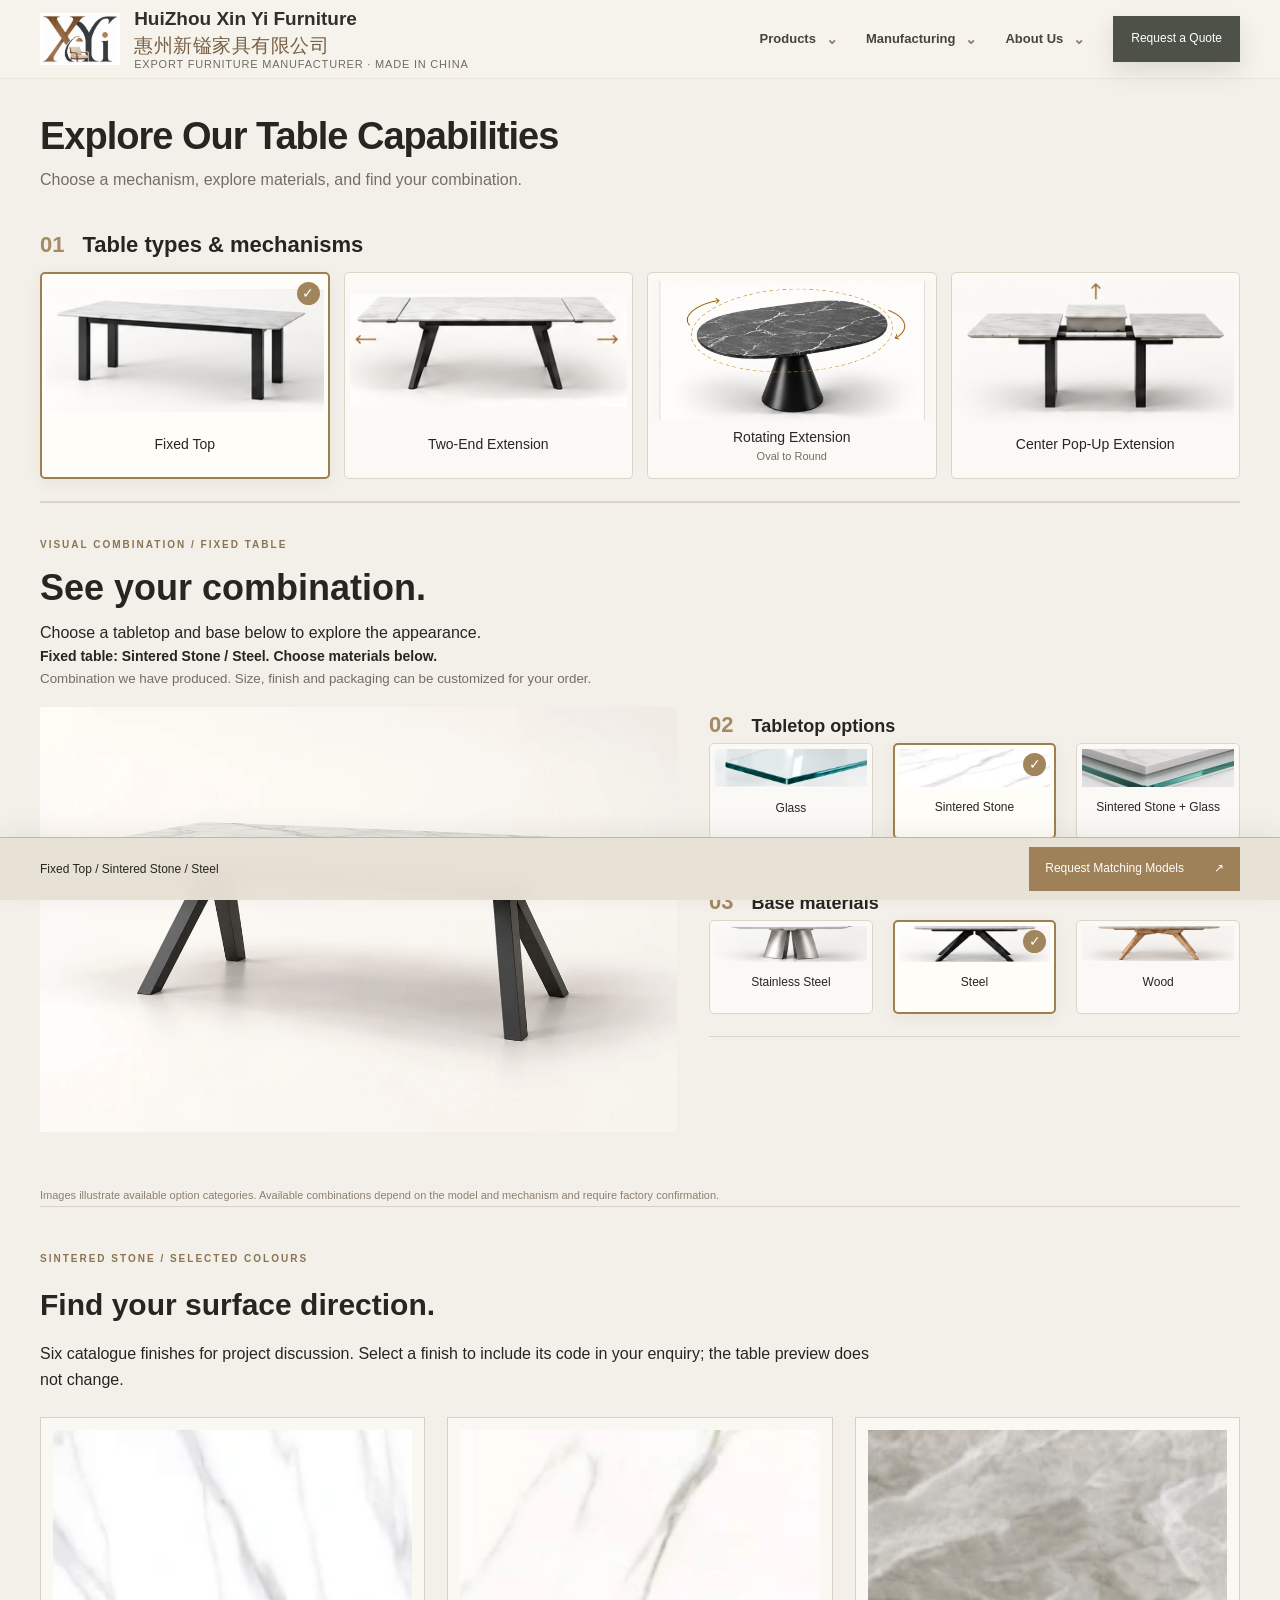
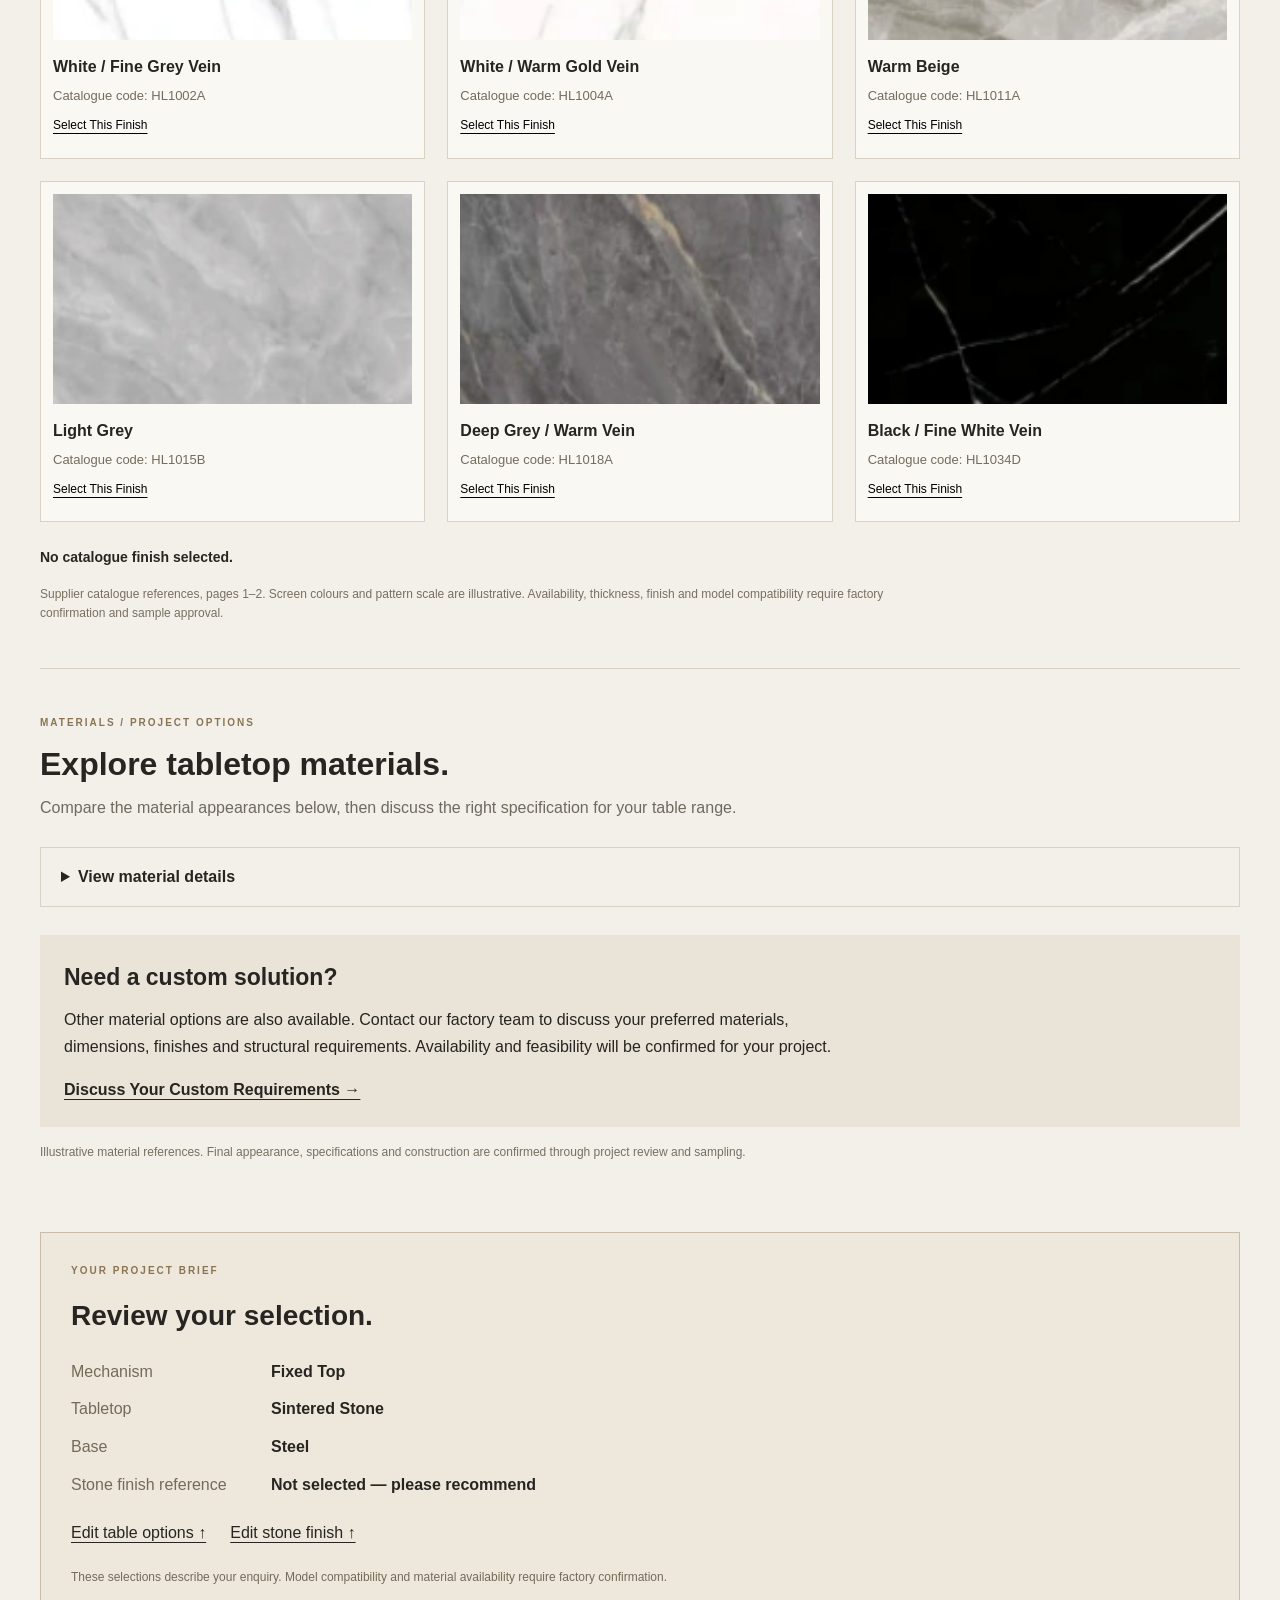
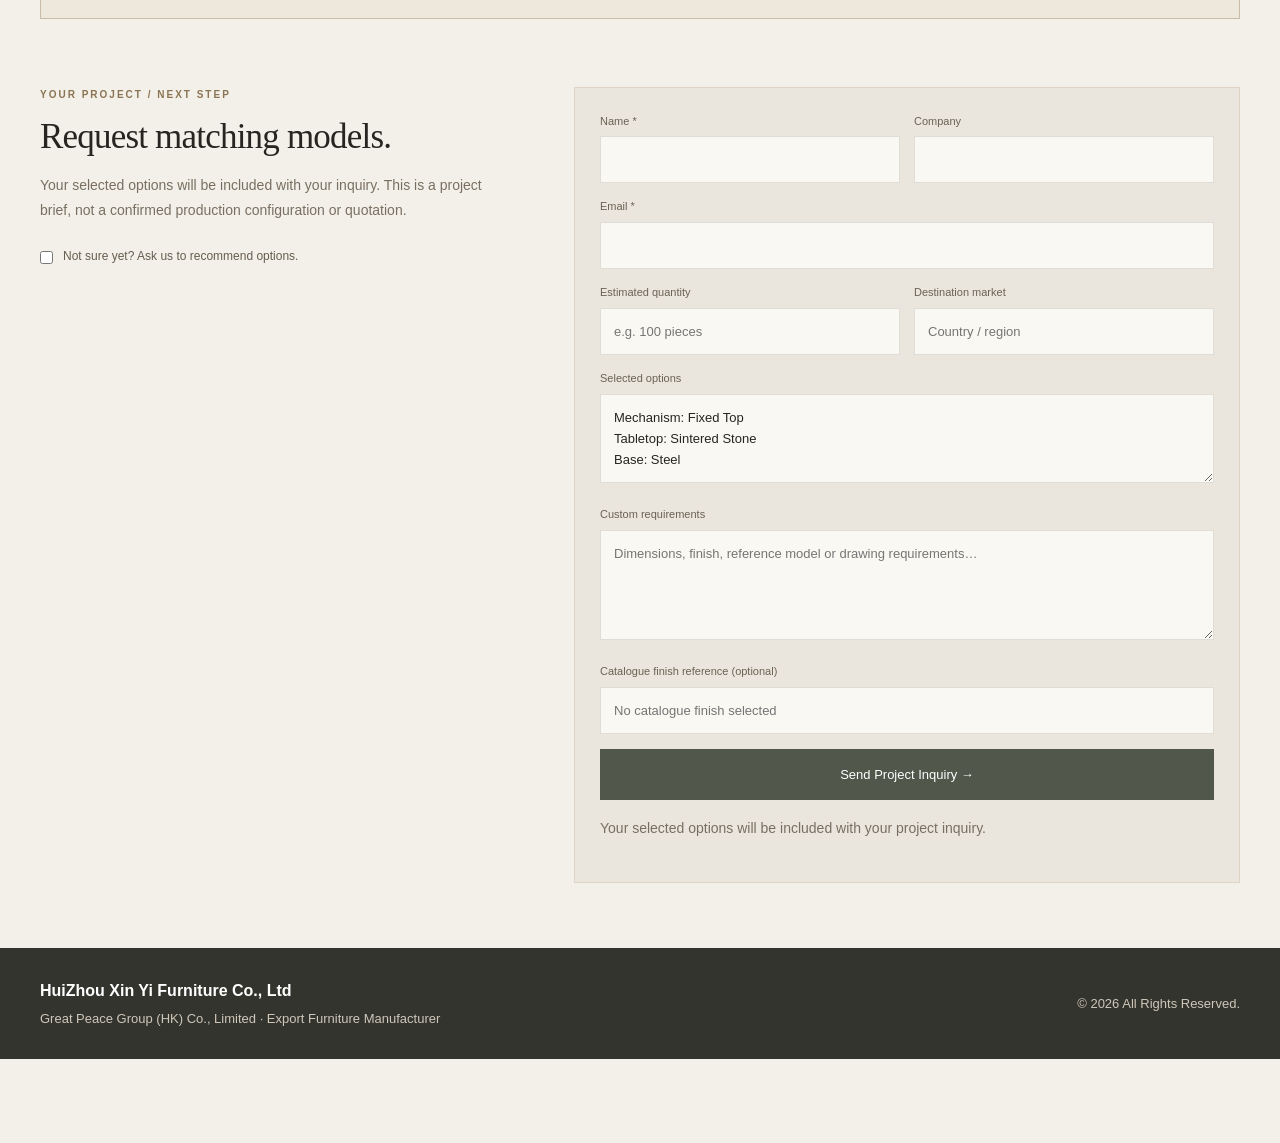
<file: dining-tables/index.html>
<!doctype html><html lang="en"><head><meta charset="utf-8"><meta name="viewport" content="width=device-width,initial-scale=1"><title>OEM Dining Tables &amp; Custom Options for Retailers | Xin Yi</title><meta name="description" content="Explore fixed and extending dining table options, glass and sintered stone tops, and base materials. Send your OEM/ODM furniture sourcing brief for factory review."><meta name="robots" content="index,follow,max-image-preview:large"><link rel="canonical" href="https://www.xy-furniture.com/dining-tables/"><link rel="icon" href="/favicon.png"><style>
*{box-sizing:border-box;margin:0;padding:0}
:root{
  --ink:#171819;
  --charcoal:#2f302c;
  --deep:#3d342b;
  --paper:#f8f3e9;
  --stone:#e9ddca;
  --white:#fff;
  --muted:#706a60;
  --soft:#aa9c87;
  --gold:#b7854d;
  --gold-dark:#8d663d;
  --sage:#6f7f72;
  --sage-soft:#e4ebe2;
  --line:rgba(92,70,43,.14);
  --shadow:0 24px 60px rgba(93,70,42,.12);
}
html{scroll-behavior:smooth}
body{font-family:Inter,Arial,"PingFang SC","Microsoft YaHei",sans-serif;background:var(--paper);color:var(--ink);line-height:1.62}
a{text-decoration:none;color:inherit}
button,input,select,textarea{font:inherit}
img{max-width:100%}
.container{width:min(1200px,calc(100% - 44px));margin:0 auto}
.topbar{background:#efe5d3;color:#51483d;font-size:12px;letter-spacing:.2px;border-bottom:1px solid var(--line)}
.topbar-inner{min-height:38px;display:flex;align-items:center;justify-content:space-between;gap:18px}
.topbar-contact{display:flex;gap:20px;flex-wrap:wrap;color:#665b4d;text-transform:uppercase;letter-spacing:1.3px;font-weight:700}
.topbar-actions{display:flex;align-items:center;gap:10px;white-space:nowrap}
.mini-link{color:var(--gold-dark);border-bottom:1px solid rgba(183,133,77,.55);padding-bottom:2px;font-weight:700}
.nav{position:sticky;top:0;z-index:30;background:rgba(248,243,233,.94);backdrop-filter:blur(18px);border-bottom:1px solid var(--line)}
.nav-inner{height:78px;display:flex;align-items:center;justify-content:space-between;gap:28px}
.brand{display:flex;align-items:center;gap:14px;min-width:0}
.hero-contact a,.contact-value a{color:inherit;text-decoration:underline;text-decoration-color:rgba(183,133,77,.5);text-underline-offset:2px}
.hero-contact a:hover,.contact-value a:hover{color:var(--gold-dark)}
.brand-mark{height:52px;width:auto;display:block;object-fit:contain;flex:none}
.brand-name{font-size:19px;font-weight:760;white-space:nowrap;color:var(--charcoal)}
.brand-sub{font-size:11px;color:var(--muted);letter-spacing:.8px;text-transform:uppercase;white-space:nowrap}
.brand-cn{font-family:"Ma Shan Zheng",cursive;font-size:19px;line-height:1;color:var(--gold-dark);font-weight:400;white-space:nowrap;margin:2px 0 1px;letter-spacing:.5px}
.nav-toggle{display:none;flex-direction:column;justify-content:center;gap:5px;width:40px;height:40px;background:none;border:0;cursor:pointer;flex:none}
.nav-toggle span{display:block;height:2px;width:100%;background:var(--charcoal);transition:.25s ease}
.nav-toggle.open span:nth-child(1){transform:translateY(7px) rotate(45deg)}
.nav-toggle.open span:nth-child(2){opacity:0}
.nav-toggle.open span:nth-child(3){transform:translateY(-7px) rotate(-45deg)}
.mobile-menu{display:none;flex-direction:column;background:var(--paper);border-top:1px solid var(--line);padding:8px 20px 22px}
.mobile-menu.open{display:flex}
.mobile-menu a{padding:14px 0;border-bottom:1px solid var(--line);color:var(--charcoal);font-size:16px}
.mobile-menu a.nav-cta{background:var(--sage);color:#fff;text-align:center;border:0;margin-top:14px;padding:14px 16px}
.nav-links{display:flex;align-items:center;gap:26px;font-size:14px;color:#46443d}
.nav-links a:hover{color:var(--gold-dark)}
.nav-cta{background:var(--sage);color:#fff!important;padding:10px 16px;box-shadow:0 10px 22px rgba(63,78,66,.14)}
.nav-cta:hover{background:var(--gold-dark)!important;color:#fff!important}
.hero{position:relative;overflow:hidden;background:#f6efe3;color:var(--ink)}
.hero::before{content:"";position:absolute;inset:0;background:linear-gradient(90deg,rgba(248,243,233,.9),rgba(248,243,233,.8)),url("assets/products/hero-gold-marble-dining.jpg");background-size:cover;background-position:70% center}
.hero::after{content:"";position:absolute;left:0;right:0;bottom:0;height:1px;background:linear-gradient(90deg,transparent,var(--gold),transparent)}
.hero-grid{position:relative;z-index:1;display:grid;grid-template-columns:minmax(0,1fr) 390px;gap:58px;align-items:end;min-height:650px;padding:82px 0 76px}
.eyebrow{font-size:12px;letter-spacing:3.4px;text-transform:uppercase;color:var(--gold-dark);margin-bottom:22px;font-weight:850}
h1{font-size:clamp(44px,6.5vw,84px);line-height:1.02;letter-spacing:0;font-weight:780;max-width:850px;margin-bottom:24px}
.hero-copy{max-width:660px;color:#5d554a;font-size:18px;margin-bottom:34px}
.hero-badges{display:flex;gap:12px;flex-wrap:wrap;margin:0 0 30px}
.hero-badge{display:inline-flex;align-items:center;min-height:42px;padding:0 16px;border:1px solid rgba(141,102,61,.24);background:#fffaf2;color:#66513a;font-size:14px;font-weight:850;letter-spacing:1.1px;text-transform:uppercase;box-shadow:0 12px 30px rgba(93,70,42,.08)}
.hero-badge strong{font-size:18px;color:var(--gold-dark);margin-right:7px}
.hero-proof{max-width:720px;margin:24px 0 0;padding-left:18px;border-left:2px solid var(--gold);color:#6c6256;font-size:14px;letter-spacing:.2px}
.hero-actions{display:flex;gap:14px;flex-wrap:wrap}
.btn{display:inline-flex;align-items:center;justify-content:center;gap:9px;min-height:48px;padding:0 22px;border:1px solid transparent;cursor:pointer;transition:.22s ease;font-weight:720}
.btn-primary{background:var(--gold);color:#171511;box-shadow:0 16px 35px rgba(183,133,77,.22)}
.btn-primary:hover{background:#d3a25e;transform:translateY(-1px)}
.btn-outline{border-color:rgba(92,70,43,.26);color:var(--charcoal);background:rgba(255,255,255,.52)}
.btn-outline:hover{border-color:var(--gold);background:#fffaf2}
.hero-card{background:rgba(250,246,238,.94);color:var(--ink);padding:26px;border:1px solid rgba(255,255,255,.45);box-shadow:var(--shadow)}
.hero-card-label{font-size:12px;text-transform:uppercase;letter-spacing:2px;color:var(--gold-dark);font-weight:800;margin-bottom:14px}
.hero-card strong{display:block;font-size:26px;line-height:1.15;margin-bottom:10px}
.hero-card p{color:var(--muted);font-size:14px;margin-bottom:20px}
.hero-contact{display:grid;gap:10px;font-size:14px;color:#34332f}
.hero-contact span{padding-top:10px;border-top:1px solid rgba(32,33,31,.12)}
.facts{background:var(--sage-soft);color:var(--charcoal)}
.facts-grid{display:grid;grid-template-columns:repeat(4,1fr)}
.fact{padding:30px 26px;border-right:1px solid rgba(62,48,31,.12)}
.fact:last-child{border-right:0}
.fact strong{display:block;color:var(--gold-dark);font-size:31px;line-height:1.1;margin-bottom:6px}
.fact span{color:#5f574d;font-size:13px}
.section{padding:86px 0;border-bottom:1px solid var(--line)}
.section-head{display:flex;align-items:end;justify-content:space-between;gap:46px;margin-bottom:36px}
.kicker{font-size:12px;letter-spacing:3px;text-transform:uppercase;color:var(--gold-dark);font-weight:820;margin-bottom:10px}
.title{font-size:clamp(30px,3.4vw,48px);line-height:1.12;color:var(--charcoal);font-weight:780}
.desc{max-width:590px;color:var(--muted);font-size:15px}
.about-grid{display:grid;grid-template-columns:1.02fr .98fr;gap:28px;align-items:stretch}
.about-panel{background:#fff;border:1px solid var(--line);padding:34px;box-shadow:0 20px 50px rgba(32,33,31,.06)}
.about-panel.dark{background:#eef3ec;color:var(--charcoal)}
.about-panel h3{font-size:22px;margin-bottom:14px}
.about-panel p{color:#615f58;margin-bottom:18px}
.about-panel.dark p{color:#655f56}
.about-meta{display:grid;grid-template-columns:repeat(2,1fr);gap:12px;margin-top:24px}
.meta-item{border:1px solid rgba(90,107,92,.18);background:rgba(255,255,255,.45);padding:16px}
.meta-item span{display:block;font-size:12px;color:var(--gold-dark);text-transform:uppercase;letter-spacing:1.3px;margin-bottom:5px}
.meta-item b{font-size:15px}
.image-strip{display:grid;grid-template-columns:1.15fr .85fr;gap:14px;height:100%}
.image-strip img{width:100%;height:100%;object-fit:cover;background:#fff;border:1px solid var(--line)}
.factory-section{background:#f1eadc}
.factory-layout{display:grid;grid-template-columns:1.08fr .92fr;gap:30px;align-items:start}
.factory-photo{background:#fff;border:1px solid var(--line);box-shadow:var(--shadow);overflow:hidden}
.factory-photo img{width:100%;display:block}
.factory-caption{padding:16px 20px;color:var(--muted);font-size:13px;border-top:1px solid var(--line)}
.trust-panel{background:#fffaf2;color:var(--ink);padding:32px;border:1px solid var(--line);box-shadow:0 20px 55px rgba(93,70,42,.1)}
.trust-panel h3{font-size:28px;line-height:1.16;margin-bottom:12px}
.trust-panel p{color:#655f56;margin-bottom:20px}
.trust-list{display:grid;gap:13px}
.trust-item{display:grid;grid-template-columns:38px 1fr;gap:13px;padding:14px;border:1px solid rgba(90,107,92,.16);background:#f4f8f2}
.trust-num{height:38px;background:rgba(111,127,114,.16);color:var(--sage);display:grid;place-items:center;font-weight:820}
.trust-item b{display:block;color:var(--charcoal);margin-bottom:3px}
.trust-item span{display:block;color:#655f56;font-size:13px}
.trust-cta{margin-top:22px;display:flex;gap:12px;flex-wrap:wrap}
.product-showcase{background:#fffaf2}
.product-grid{display:grid;grid-template-columns:repeat(3,1fr);gap:20px}
.product-card{position:relative;overflow:hidden;background:var(--paper);border:1px solid var(--line);box-shadow:0 18px 45px rgba(32,33,31,.08);min-height:430px;display:flex;flex-direction:column;transition:.22s ease}
.product-card:hover{transform:translateY(-5px);box-shadow:0 28px 70px rgba(32,33,31,.16)}
.product-image{height:250px;background:#f4f1ea;overflow:hidden}
.product-image img{width:100%;height:100%;object-fit:cover;display:block;transition:.35s ease}
.product-card:hover .product-image img{transform:scale(1.04)}
.product-body{padding:20px;display:flex;flex-direction:column;gap:13px;flex:1}
.product-index{font-size:12px;color:var(--gold-dark);font-weight:820;letter-spacing:2px;text-transform:uppercase}
.product-body h3{font-size:22px;line-height:1.15;color:var(--charcoal)}
.product-body p{font-size:14px;color:var(--muted)}
.product-sku{font-size:12px;font-weight:820;color:var(--gold-dark);letter-spacing:.4px}
.product-specs{font-size:12px;color:#655f56;border-top:1px dashed var(--line);padding-top:9px}
.product-specs b{color:var(--charcoal);font-weight:820}
.product-tags{display:flex;gap:7px;flex-wrap:wrap;margin-top:auto}
.product-tags span{font-size:11px;color:#504d45;background:#eee9df;padding:5px 8px}
.product-link{margin-top:8px;color:var(--gold-dark);font-weight:800;font-size:13px}
.collection-note{background:#f4f1ea;border:1px solid var(--line);padding:18px 20px;margin-bottom:22px;color:#504d45;font-size:14px}
.collection-note b{color:var(--charcoal)}
.prod-note{display:flex;align-items:center;justify-content:space-between;gap:28px;background:#fffdf8;border:1px solid var(--line);border-left:4px solid var(--gold);padding:20px 24px;margin-bottom:26px;box-shadow:0 12px 30px rgba(93,70,42,.06)}
.prod-note p{margin:0;font-size:16px;line-height:1.55;color:#4b463d;max-width:780px}
.prod-note b{color:var(--charcoal)}
.prod-note .btn{flex:none}
@media (max-width:760px){.prod-note{flex-direction:column;align-items:stretch;gap:16px;padding:18px}.prod-note .btn{width:100%}}
.line-badge{display:inline-flex;align-items:center;min-height:28px;padding:0 10px;background:rgba(184,135,70,.13);color:var(--gold-dark);font-size:11px;font-weight:820;letter-spacing:1.1px;text-transform:uppercase}
.concept-badge{background:rgba(101,118,107,.16);color:var(--sage)}
.featured-grid{display:grid;grid-template-columns:1.1fr .9fr;gap:18px}
.feature-photo{position:relative;min-height:520px;background:#fff;border:1px solid var(--line);overflow:hidden;box-shadow:var(--shadow)}
.feature-photo img{width:100%;height:100%;object-fit:cover;display:block}
.feature-caption{position:absolute;left:24px;right:24px;bottom:24px;background:rgba(17,18,16,.86);color:#fff;padding:22px}
.feature-caption small{color:#d6ad70;text-transform:uppercase;letter-spacing:2px;font-weight:800}
.feature-caption h3{font-size:28px;line-height:1.16;margin:8px 0}
.feature-caption p{color:#e3dacd;font-size:14px}
.mini-gallery{display:grid;grid-template-columns:1fr 1fr;gap:18px}
.mini-card{background:#fff;border:1px solid var(--line);overflow:hidden;min-height:251px}
.mini-card img{width:100%;height:190px;object-fit:cover;display:block;background:#f7f5ef}
.mini-card div{padding:14px 16px}
.mini-card b{display:block;color:var(--charcoal)}
.mini-card span{font-size:13px;color:var(--muted)}
.mini-gallery.three{grid-template-columns:repeat(3,1fr)}
.mini-gallery.three .mini-card img{height:260px}
@media (max-width:1080px){.mini-gallery.three{grid-template-columns:1fr 1fr}}
@media (max-width:640px){.mini-gallery.three{grid-template-columns:1fr}.mini-gallery.three .mini-card img{height:230px}}
.process{display:grid;grid-template-columns:repeat(4,1fr);gap:1px;background:var(--line);border:1px solid var(--line)}
.step{background:#fff;padding:26px}
.step-num{font-size:13px;color:var(--gold-dark);font-weight:820;margin-bottom:20px}
.step h3{font-size:18px;margin-bottom:8px}
.step p{font-size:13px;color:var(--muted)}
.process.three{grid-template-columns:repeat(3,1fr)}
.terms-sub{font-size:12px;letter-spacing:3px;text-transform:uppercase;color:var(--gold-dark);font-weight:820;margin:44px 0 14px}
.section-head + .terms-sub{margin-top:0}
.terms-foot{font-size:13px;color:var(--muted);margin-top:18px}
.series{display:grid;grid-template-columns:1.1fr .9fr;align-items:center;background:#fff;border:1px solid var(--line);box-shadow:var(--shadow);margin-bottom:22px}
.series.flip{grid-template-columns:.9fr 1.1fr}
.series.flip .series-media{order:2}
.series-media{background:#e4e4e4;line-height:0}
.series-media img{width:100%;height:auto;display:block}
.series-body{padding:34px}
.series-body h3{font-size:26px;line-height:1.16;color:var(--charcoal);margin:12px 0 10px}
.series-body p{color:#615f58;font-size:14px;margin-bottom:16px}
.chips{display:flex;gap:8px;flex-wrap:wrap;margin:0 0 18px}
.chip{border:1px solid rgba(141,102,61,.3);background:#fffaf2;color:#66513a;padding:7px 14px;font-size:12px;font-weight:800;letter-spacing:1px;text-transform:uppercase;cursor:pointer;transition:.18s}
.chip:hover{border-color:var(--gold)}
.chip.on{background:var(--gold);color:#171511;border-color:var(--gold)}
.swatches{display:flex;gap:12px;align-items:center;margin:0 0 8px}
.swatch{width:34px;height:34px;padding:0;border-radius:50%;border:2px solid #fff;background:var(--c);box-shadow:0 0 0 1px rgba(92,70,43,.35);cursor:pointer;transition:.18s}
.swatch:hover{transform:scale(1.08)}
.swatch.on{box-shadow:0 0 0 2px var(--gold-dark)}
.swatch:focus-visible,.chip:focus-visible{outline:2px solid var(--gold-dark);outline-offset:3px}
.finish-label{font-size:13px;color:#504d45;margin:0 0 18px}
.finish-label b{color:var(--charcoal)}
.series-list{list-style:none;display:grid;gap:8px;margin:0 0 22px;font-size:13px;color:#504d45}
.series-list li{padding-top:8px;border-top:1px solid var(--line)}
.series-list b{color:var(--gold-dark);text-transform:uppercase;letter-spacing:1.1px;font-size:11px;margin-right:8px}
.series-body .series-note{font-size:12px;color:var(--muted);margin:14px 0 0}
.contact-section{background:#eef3ec;color:var(--ink)}
.contact-section .title{color:var(--charcoal)}
.contact-section .desc{color:var(--muted)}
.contact-grid{display:grid;grid-template-columns:.9fr 1.1fr;gap:30px}
.contact-panel,.form-panel{background:#fffaf2;color:var(--ink);padding:30px;border:1px solid var(--line);box-shadow:0 18px 45px rgba(93,70,42,.08)}
.contact-panel h3{font-size:24px;margin-bottom:8px}
.contact-lead{color:var(--muted);margin-bottom:22px}
.contact-list{display:grid;gap:16px}
.contact-item{display:grid;grid-template-columns:30px 1fr;gap:12px;color:#45433c}
.contact-item svg{width:23px;height:23px;stroke:var(--gold-dark);fill:none;stroke-width:1.8;margin-top:2px}
.contact-label{font-size:12px;color:var(--gold-dark);font-weight:820;letter-spacing:1.2px;text-transform:uppercase}
.contact-value{font-size:14px;word-break:break-word}
.contact-highlight{margin-top:24px;background:#eef3ec;color:var(--charcoal);padding:18px;border:1px solid rgba(90,107,92,.16)}
.contact-highlight b{display:block;color:var(--gold-dark);margin-bottom:4px}
.form-row{display:grid;grid-template-columns:1fr 1fr;gap:14px}
.field{margin-bottom:14px}
.field label{display:block;font-size:13px;color:#48463f;margin-bottom:6px}
.field input,.field select,.field textarea{width:100%;border:1px solid var(--line);background:#fff;color:var(--ink);padding:12px 13px;outline:none}
.field input:focus,.field select:focus,.field textarea:focus{border-color:var(--gold)}
.field textarea{min-height:126px;resize:vertical}
.submit{width:100%;background:var(--gold);color:#151511;font-weight:820}
.submit:hover{background:#d0a05d}
.note{font-size:12px;color:var(--muted);margin-top:10px}
.footer{background:var(--deep);color:#cfc7ba;padding:30px 0}
.footer-inner{display:flex;justify-content:space-between;gap:24px;align-items:center;font-size:13px}
.footer strong{display:block;color:#fff;font-size:16px;margin-bottom:4px}
.toast{position:fixed;left:50%;bottom:26px;transform:translateX(-50%) translateY(30px);opacity:0;pointer-events:none;background:var(--deep);color:#fff;border:1px solid rgba(184,135,70,.5);padding:12px 18px;transition:.2s;z-index:60}
.toast.show{opacity:1;transform:translateX(-50%) translateY(0)}
@media (min-width:1081px){
  .hero{background:#f6efe3}
  .hero::before{inset:0 0 150px 0;background:linear-gradient(90deg,#f6efe3 0%,#f6efe3 22%,rgba(246,239,227,.55) 34%,rgba(246,239,227,0) 47%),url("assets/products/hero-gold-marble-dining.jpg");background-size:auto 100%;background-repeat:no-repeat;background-position:right top}
  .hero-grid{grid-template-columns:minmax(0,1fr);align-items:start;gap:0;padding:76px 0 40px;min-height:auto}
  .hero-grid>div:first-child{max-width:600px}
  .hero-grid h1{font-size:clamp(44px,4.4vw,60px);line-height:1.06}
  .hero-card{display:grid;grid-template-columns:1.25fr 1fr 1fr;gap:6px 34px;align-items:center;margin-top:44px;max-width:none;padding:22px 30px}
  .hero-card .hero-card-label{grid-column:1;grid-row:1;margin:0;align-self:end}
  .hero-card strong{grid-column:1;grid-row:2;font-size:22px;margin:0;align-self:start}
  .hero-card p{display:none}
  .hero-contact{display:contents}
  .hero-contact span{padding-top:0;border-top:0;border-left:1px solid rgba(32,33,31,.14);padding-left:26px;grid-row:1 / span 2}
  .hero-contact span:nth-child(1){grid-column:2}
  .hero-contact span:nth-child(2){grid-column:3}
}
.hero-credit{position:absolute;right:18px;bottom:166px;z-index:1;font-size:11px;letter-spacing:.6px;color:#6c6256;background:rgba(250,246,238,.82);padding:4px 9px}
@media (max-width:1080px){.hero-credit{bottom:10px}}
@media (max-width:1080px){
  .product-grid{grid-template-columns:repeat(2,1fr)}
  .hero-grid{grid-template-columns:1fr;min-height:auto}
  .hero-card{max-width:460px}
}
@media (max-width:900px){
  .topbar-inner{align-items:flex-start;flex-direction:column;padding:9px 0}
  .nav-links{display:none}
  .nav-toggle{display:flex}
  .facts-grid,.process{grid-template-columns:repeat(2,1fr)}
  .process.three{grid-template-columns:1fr}
  .about-grid,.factory-layout,.featured-grid,.contact-grid,.section-head,.series{display:block}
  .series-body{padding:24px}
  .section-head .desc{margin-top:12px}
  .image-strip,.mini-gallery,.trust-panel{margin-top:18px}
  .contact-panel{margin-bottom:18px}
}
@media (max-width:620px){
  .container{width:calc(100% - 28px)}
  .brand-name{font-size:16px}
  .hero-grid{padding:58px 0 48px}
  h1{font-size:40px}
  .hero-copy{font-size:16px}
  .hero-actions{display:grid}
  .btn{width:100%}
  .facts-grid,.product-grid,.process,.about-meta,.form-row,.image-strip,.mini-gallery{grid-template-columns:1fr}
  .fact{border-right:0;border-bottom:1px solid rgba(255,255,255,.1)}
  .section{padding:58px 0}
  .product-card{min-height:0}
  .footer-inner{display:block}
  .footer-inner div+div{margin-top:14px}
}
@media (max-width:1080px){
  .hero::before{inset:0 0 auto 0;height:270px;background:url("assets/products/hero-gold-marble-dining.jpg");background-size:cover;background-position:72% 55%}
  .hero-grid{padding-top:300px}
  .hero-credit{top:238px;bottom:auto;right:12px}
}
</style><link rel="stylesheet" href="/assets/interaction-motion.css?v=warm-mineral-1"><link rel="stylesheet" href="/assets/navigation-simple.css"><link rel="stylesheet" href="/assets/table-options.css?v=selection-review-1"><script defer src="/assets/navigation-simple.js"></script><script defer src="/assets/table-options.js"></script><script type="application/ld+json">{"@context": "https://schema.org", "@type": "WebPage", "name": "Dining Tables \u2014 OEM / ODM & Customization", "url": "https://www.xy-furniture.com/dining-tables/", "description": "Dining table mechanisms, tabletop options and base materials for project review.", "publisher": {"@id": "https://www.xy-furniture.com/#organization"}, "about": {"@id": "https://www.xy-furniture.com/#organization"}, "primaryImageOfPage": {"@type": "ImageObject", "url": "https://www.xy-furniture.com/assets/products/hero-gold-marble-dining.jpg"}}</script><link rel="stylesheet" href="/assets/table-builder-inline.css"><script defer src="/assets/table-builder-inline.js"></script><meta property="og:title" content="OEM Dining Tables &amp; Custom Options for Retailers | Xin Yi"><meta property="og:description" content="Explore fixed and extending dining table options, glass and sintered stone tops, and base materials. Send your OEM/ODM furniture sourcing brief for factory review."><meta property="og:image" content="https://www.xy-furniture.com/assets/products/hero-gold-marble-dining.jpg"><meta name="twitter:title" content="OEM Dining Tables &amp; Custom Options for Retailers | Xin Yi"><meta name="twitter:description" content="Explore fixed and extending dining table options, glass and sintered stone tops, and base materials. Send your OEM/ODM furniture sourcing brief for factory review."><meta name="twitter:image" content="https://www.xy-furniture.com/assets/products/hero-gold-marble-dining.jpg"><script type="application/ld+json">{"@context": "https://schema.org", "@type": "BreadcrumbList", "itemListElement": [{"@type": "ListItem", "position": 1, "name": "Home", "item": "https://www.xy-furniture.com/"}, {"@type": "ListItem", "position": 2, "name": "Dining Tables", "item": "https://www.xy-furniture.com/dining-tables/"}]}</script></head><body class="xy-tonal table-page"><a class="skip" href="#main">Skip to content</a><nav class="nav">
  <div class="container nav-inner">
    <a class="brand" href="/#top" aria-label="HuiZhou Xin Yi Furniture Co., Ltd">
      <img class="brand-mark" src="/assets/logo-mark.png" alt="Xin Yi Furniture logo" width="179" height="116">
      <div>
        <div class="brand-name">HuiZhou Xin Yi Furniture</div>
        <div class="brand-cn">惠州新镒家具有限公司</div>
        <div class="brand-sub">Export Furniture Manufacturer · Made in China</div>
      </div>
    </a>
    <div class="nav-links"><details class="xy-nav-group"><summary>Products <span aria-hidden="true">⌄</span></summary><div class="xy-nav-panel"><a href="/dining-tables/">Dining Tables</a><a href="/#production">Production Collection</a><a href="/#original-design">Original Design</a></div></details><details class="xy-nav-group"><summary>Manufacturing <span aria-hidden="true">⌄</span></summary><div class="xy-nav-panel"><a href="/metal-frame-furniture-manufacturing/">Metal Frame Capabilities</a><a href="/#factory">Our Factory</a><a href="/#quality">Quality Control</a></div></details><details class="xy-nav-group"><summary>About Us <span aria-hidden="true">⌄</span></summary><div class="xy-nav-panel"><a href="/#about">Company Overview</a><a href="/#workflow">Cooperation Process</a><a href="/#terms">Order Terms</a></div></details><a href="#table-inquiry" class="nav-cta">Request a Quote</a></div>
    <button class="nav-toggle" id="navToggle" aria-label="Open menu" aria-expanded="false" aria-controls="mobileMenu">
      <span></span><span></span><span></span>
    </button>
  </div>
  <div class="mobile-menu" id="mobileMenu"><details class="xy-nav-group"><summary>Products <span aria-hidden="true">⌄</span></summary><div class="xy-nav-panel"><a href="/dining-tables/">Dining Tables</a><a href="/#production">Production Collection</a><a href="/#original-design">Original Design</a></div></details><details class="xy-nav-group"><summary>Manufacturing <span aria-hidden="true">⌄</span></summary><div class="xy-nav-panel"><a href="/metal-frame-furniture-manufacturing/">Metal Frame Capabilities</a><a href="/#factory">Our Factory</a><a href="/#quality">Quality Control</a></div></details><details class="xy-nav-group"><summary>About Us <span aria-hidden="true">⌄</span></summary><div class="xy-nav-panel"><a href="/#about">Company Overview</a><a href="/#workflow">Cooperation Process</a><a href="/#terms">Order Terms</a></div></details><a href="#table-inquiry" class="nav-cta">Request a Quote</a></div>
</nav><main id="main"><header class="table-intro container"><p class="table-eyebrow">DINING TABLES / OEM &amp; ODM</p><h1>Explore Our Table Capabilities</h1><div><p>Choose a mechanism, explore materials, and find your combination.</p></div></header><form id="tableForm" action="https://formspree.io/f/mjglgnby" method="POST"><div class="container option-sections"><fieldset class="option-section"><legend><span>01</span>Table types & mechanisms</legend><p class="section-description">Choose the function your project needs.</p><div class="option-grid mechanism"><label class="option-card"><input type="radio" name="mechanism" value="Fixed Top" checked required><span class="option-visual"><span class="source-crop crop-fixed" style="aspect-ratio:311/137"><img src="/assets/table-options/source-enhanced-3072.png" alt="Fixed top dining table" width="1536" height="1024" style="width:493.89067524%;left:-29.26045016%;top:-172.99270073%"></span><span class="choice-check" aria-hidden="true">✓</span></span><span class="option-name">Fixed Top</span><span class="option-description">A fixed tabletop.</span></label><label class="option-card"><input type="radio" name="mechanism" value="Two-End Extension" required><span class="option-visual"><span class="source-crop crop-two-end" style="aspect-ratio:313/127"><img src="/assets/table-options/source-enhanced-3072.png" alt="Two-end extension dining table" width="1536" height="1024" style="width:490.73482428%;left:-140.25559105%;top:-193.70078740%"></span><span class="choice-check" aria-hidden="true">✓</span></span><span class="option-name">Two-End Extension</span><span class="option-description">Extension at both ends.</span></label><label class="option-card"><input type="radio" name="mechanism" value="Rotating Extension" required><span class="option-visual"><span class="source-crop crop-rotating" style="aspect-ratio:309/154"><img src="/assets/table-options/rotating-oval-enhanced-2048.png" alt="Oval tabletop with rotation arrows illustrating oval-to-round extension" width="2048" height="2048" style="width:100%;left:0;top:-35%;aspect-ratio:1/1!important"></span><span class="choice-check" aria-hidden="true">✓</span></span><span class="option-name" style="flex-direction:column">Rotating Extension<span style="display:block;font-size:11px;font-weight:400;color:#756e62;margin-top:3px">Oval to Round</span></span><span class="option-description">Oval-to-round rotating extension.</span></label><label class="option-card"><input type="radio" name="mechanism" value="Center Pop-Up Extension" required><span class="option-visual"><span class="source-crop crop-center-popup" style="aspect-ratio:307/155"><img src="/assets/table-options/source-enhanced-3072.png" alt="Center pop-up extension dining table" width="1536" height="1024" style="width:500.32573290%;left:-371.00977199%;top:-140.64516129%"></span><span class="choice-check" aria-hidden="true">✓</span></span><span class="option-name">Center Pop-Up Extension</span><span class="option-description">A center section that lifts into position.</span></label></div></fieldset><section class="inline-builder combined-builder" id="visual-builder" aria-labelledby="visual-title"><div><p class="table-eyebrow">VISUAL COMBINATION / FIXED TABLE</p><h2 id="visual-title">See your combination.</h2><p>Choose a tabletop and base below to explore the appearance.</p><p id="inline-note" role="status">Fixed table: Sintered Stone / Steel.</p><small>Combination we have produced. Size, finish and packaging can be customized for your order.</small></div><div class="combination-image"><span id="reference-label" hidden>Reference only — preview unavailable for this combination</span><img id="inline-visual" src="/assets/table-builder/steel-stone.webp" alt="Fixed dining table with sintered stone top and steel base by Xin Yi Furniture" width="1200" height="800"></div><div class="combined-controls"><fieldset class="option-section"><legend><span>02</span>Tabletop options</legend><p class="section-description">Explore the surface and layered construction.</p><div class="option-grid tabletop"><label class="option-card"><input type="radio" name="tabletop" value="Glass" required><span class="option-visual"><span class="source-crop crop-glass" style="aspect-ratio:422/108"><img src="/assets/table-options/source-enhanced-3072.png" alt="Glass dining tabletop" width="1536" height="1024" style="width:363.98104265%;left:-21.56398104%;top:-477.77777778%"></span><span class="choice-check" aria-hidden="true">✓</span></span><span class="option-name">Glass</span><span class="option-description">Glass tabletop.</span></label><label class="option-card"><input type="radio" name="tabletop" value="Sintered Stone" checked required><span class="option-visual"><span class="source-crop crop-sintered-stone" style="aspect-ratio:424/108"><img src="/assets/table-options/sintered-stone-card.webp" alt="Sintered stone dining tabletop" width="694" height="176" style="width:100%;left:0;top:0;height:100%!important;object-fit:cover!important;aspect-ratio:auto"></span><span class="choice-check" aria-hidden="true">✓</span></span><span class="option-name">Sintered Stone</span><span class="option-description">Sintered stone tabletop.</span></label><label class="option-card"><input type="radio" name="tabletop" value="Sintered Stone + Glass" required><span class="option-visual"><span class="source-crop crop-stone-glass" style="aspect-ratio:431/108"><img src="/assets/table-options/sintered-stone-glass-card.webp" alt="Sintered stone and glass layered dining tabletop" width="1200" height="301" style="width:100%;left:0;top:0;height:100%!important;object-fit:cover!important;aspect-ratio:auto"></span><span class="choice-check" aria-hidden="true">✓</span></span><span class="option-name">Sintered Stone + Glass</span><span class="option-description">Combined sintered stone and glass.</span></label></div></fieldset><fieldset class="option-section"><legend><span>03</span>Base materials</legend><p class="section-description">Select your preferred base material.</p><div class="option-grid base"><label class="option-card"><input type="radio" name="base" value="Stainless Steel" required><span class="option-visual"><span class="source-crop crop-stainless-steel" style="aspect-ratio:418/101"><img src="/assets/table-options/source-enhanced-3072.png" alt="Stainless steel dining table base" width="1536" height="1024" style="width:367.46411483%;left:-22.00956938%;top:-736.63366337%"></span><span class="choice-check" aria-hidden="true">✓</span></span><span class="option-name">Stainless Steel</span><span class="option-description">Stainless steel base.</span></label><label class="option-card"><input type="radio" name="base" value="Steel" checked required><span class="option-visual"><span class="source-crop crop-steel" style="aspect-ratio:422/101"><img src="/assets/table-options/source-enhanced-3072.png" alt="Steel dining table base" width="1536" height="1024" style="width:363.98104265%;left:-132.46445498%;top:-736.63366337%"><span class="source-ui-cover" aria-hidden="true"></span></span><span class="choice-check" aria-hidden="true">✓</span></span><span class="option-name">Steel</span><span class="option-description">Steel base.</span></label><label class="option-card"><input type="radio" name="base" value="Wood" required><span class="option-visual"><span class="source-crop crop-wood" style="aspect-ratio:427/101"><img src="/assets/table-options/source-enhanced-3072.png" alt="Wood dining table base" width="1536" height="1024" style="width:359.71896956%;left:-238.87587822%;top:-736.63366337%"></span><span class="choice-check" aria-hidden="true">✓</span></span><span class="option-name">Wood</span><span class="option-description">Wood base.</span></label></div></fieldset></div></section><p class="illustration-note">Images illustrate available option categories. Available combinations depend on the model and mechanism and require factory confirmation.</p><section class="stone-finishes" id="stone-finishes"><p class="table-eyebrow">SINTERED STONE / SELECTED COLOURS</p><h2>Find your surface direction.</h2><p>Six catalogue finishes for project discussion. Select a finish to include its code in your enquiry; the table preview does not change.</p><div class="stone-finish-grid"><article class="stone-finish"><button type="button" class="finish-enlarge" data-code="HL1002A" aria-label="Enlarge HL1002A: White / Fine Grey Vein"><img src="/assets/table-options/stone-finishes/HL1002A.webp" alt="Catalogue sintered stone appearance: White / Fine Grey Vein" loading="lazy"></button><h3>White / Fine Grey Vein</h3><p>Catalogue code: HL1002A</p><button type="button" aria-pressed="false" class="finish-select" data-code="HL1002A">Select This Finish</button></article><article class="stone-finish"><button type="button" class="finish-enlarge" data-code="HL1004A" aria-label="Enlarge HL1004A: White / Warm Gold Vein"><img src="/assets/table-options/stone-finishes/HL1004A.webp" alt="Catalogue sintered stone appearance: White / Warm Gold Vein" loading="lazy"></button><h3>White / Warm Gold Vein</h3><p>Catalogue code: HL1004A</p><button type="button" aria-pressed="false" class="finish-select" data-code="HL1004A">Select This Finish</button></article><article class="stone-finish"><button type="button" class="finish-enlarge" data-code="HL1011A" aria-label="Enlarge HL1011A: Warm Beige"><img src="/assets/table-options/stone-finishes/HL1011A.webp" alt="Catalogue sintered stone appearance: Warm Beige" loading="lazy"></button><h3>Warm Beige</h3><p>Catalogue code: HL1011A</p><button type="button" aria-pressed="false" class="finish-select" data-code="HL1011A">Select This Finish</button></article><article class="stone-finish"><button type="button" class="finish-enlarge" data-code="HL1015B" aria-label="Enlarge HL1015B: Light Grey"><img src="/assets/table-options/stone-finishes/HL1015B.webp" alt="Catalogue sintered stone appearance: Light Grey" loading="lazy"></button><h3>Light Grey</h3><p>Catalogue code: HL1015B</p><button type="button" aria-pressed="false" class="finish-select" data-code="HL1015B">Select This Finish</button></article><article class="stone-finish"><button type="button" class="finish-enlarge" data-code="HL1018A" aria-label="Enlarge HL1018A: Deep Grey / Warm Vein"><img src="/assets/table-options/stone-finishes/HL1018A.webp" alt="Catalogue sintered stone appearance: Deep Grey / Warm Vein" loading="lazy"></button><h3>Deep Grey / Warm Vein</h3><p>Catalogue code: HL1018A</p><button type="button" aria-pressed="false" class="finish-select" data-code="HL1018A">Select This Finish</button></article><article class="stone-finish"><button type="button" class="finish-enlarge" data-code="HL1034D" aria-label="Enlarge HL1034D: Black / Fine White Vein"><img src="/assets/table-options/stone-finishes/HL1034D.webp" alt="Catalogue sintered stone appearance: Black / Fine White Vein" loading="lazy"></button><h3>Black / Fine White Vein</h3><p>Catalogue code: HL1034D</p><button type="button" aria-pressed="false" class="finish-select" data-code="HL1034D">Select This Finish</button></article></div><p class="finish-note" id="finish-note" role="status">No catalogue finish selected.</p><button type="button" id="clear-finish" hidden>Clear finish selection</button><p class="material-disclaimer">Supplier catalogue references, pages 1–2. Screen colours and pattern scale are illustrative. Availability, thickness, finish and model compatibility require factory confirmation and sample approval.</p></section><dialog id="finish-dialog"><button type="button" id="close-finish">Close ×</button><img id="finish-large" alt=""><p id="finish-caption"></p></dialog><section class="tabletop-materials" id="tabletop-materials"><p class="table-eyebrow">MATERIALS / PROJECT OPTIONS</p><h2>Explore tabletop materials.</h2><p class="material-intro">Compare the material appearances below, then discuss the right specification for your table range.</p><details class="material-disclosure"><summary>View material details</summary><div class="material-details-grid"><article class="material-detail"><div class="material-closeup"><span class="source-crop crop-glass" style="aspect-ratio:422/108"><img src="/assets/table-options/source-enhanced-3072.png" alt="Glass dining tabletop" width="1536" height="1024" style="width:363.98104265%;left:-21.56398104%;top:-477.77777778%"></span></div><h3>Glass</h3><p>Explore the glass appearance and edge detail. Discuss your preferred dimensions, edge treatment and finish with our factory team.</p></article><article class="material-detail"><div class="material-closeup"><span class="source-crop crop-sintered-stone" style="aspect-ratio:424/108"><img src="/assets/table-options/sintered-stone-card.webp" alt="Sintered stone dining tabletop" width="694" height="176" style="width:100%;left:0;top:0;height:100%!important;object-fit:cover!important;aspect-ratio:auto"></span></div><h3>Sintered Stone</h3><p>Explore stone-look surface patterns. Contact our team to review available colours, patterns and specifications for your project.</p></article><article class="material-detail"><div class="material-closeup"><span class="source-crop crop-stone-glass" style="aspect-ratio:431/108"><img src="/assets/table-options/sintered-stone-glass-card.webp" alt="Sintered stone and glass layered dining tabletop" width="1200" height="301" style="width:100%;left:0;top:0;height:100%!important;object-fit:cover!important;aspect-ratio:auto"></span></div><h3>Sintered Stone + Glass</h3><p>Explore a layered tabletop direction. The material combination, thickness and structure are confirmed for the selected model.</p></article></div></details><div class="material-contact"><h3>Need a custom solution?</h3><p>Other material options are also available. Contact our factory team to discuss your preferred materials, dimensions, finishes and structural requirements. Availability and feasibility will be confirmed for your project.</p><a href="#table-inquiry">Discuss Your Custom Requirements →</a></div><p class="material-disclaimer">Illustrative material references. Final appearance, specifications and construction are confirmed through project review and sampling.</p></section><section id="project-review" class="project-review" aria-labelledby="review-heading"><p class="table-eyebrow">YOUR PROJECT BRIEF</p><h2 id="review-heading">Review your selection.</h2><dl id="project-review-list" aria-live="polite"></dl><div class="review-links"><a href="#visual-builder">Edit table options ↑</a><a href="#stone-finishes">Edit stone finish ↑</a></div><p>These selections describe your enquiry. Model compatibility and material availability require factory confirmation.</p></section><section class="inquiry-section" id="table-inquiry"><div><p class="table-eyebrow">YOUR PROJECT / NEXT STEP</p><h2>Request matching models.</h2><p>Your selected options will be included with your inquiry. This is a project brief, not a confirmed production configuration or quotation.</p><label class="unsure"><input id="unsure" type="checkbox" name="selection_help" value="Please recommend options">Not sure yet? Ask us to recommend options.</label></div><div class="table-form"><div class="form-row"><div class="field"><label for="buyer-name">Name *</label><input id="buyer-name" name="name" autocomplete="name" required></div><div class="field"><label for="buyer-company">Company</label><input id="buyer-company" name="company" autocomplete="organization"></div></div><div class="field"><label for="buyer-email">Email *</label><input id="buyer-email" type="email" name="email" autocomplete="email" required></div><div class="form-row"><div class="field"><label for="table-qty">Estimated quantity</label><input id="table-qty" name="quantity" placeholder="e.g. 100 pieces"></div><div class="field"><label for="table-market">Destination market</label><input id="table-market" name="destination" placeholder="Country / region"></div></div><div class="field"><label for="selection-detail">Selected options</label><textarea id="selection-detail" name="selected_options" readonly rows="3">No options selected yet.</textarea></div><div class="field"><label for="requirements">Custom requirements</label><textarea id="requirements" name="message" placeholder="Dimensions, finish, reference model or drawing requirements…" rows="4"></textarea></div><div class="field"><label for="catalogue-finish">Catalogue finish reference (optional)</label><input name="catalogue_finish" id="catalogue-finish" value="" readonly placeholder="No catalogue finish selected"></div><input type="hidden" name="source_page" value="/dining-tables/"><input type="hidden" name="_subject" value="Dining table options inquiry — Xin Yi Furniture"><input type="text" name="_gotcha" tabindex="-1" autocomplete="off" hidden><button class="table-submit" type="submit">Send Project Inquiry →</button><p id="table-status" role="status" aria-live="polite"></p><p class="form-note">Your selected options will be included with your project inquiry.</p></div></section></div><aside class="selection-bar" aria-label="Your table selection"><div class="container selection-inner"><div><span class="selection-label">YOUR SELECTION <b id="selection-count">0 / 3</b></span><p id="selection-summary" role="status" aria-live="polite">Choose your preferred options above.</p><small>Model compatibility is confirmed by our team.</small></div><a class="selection-cta" href="#table-inquiry">Request Matching Models <span aria-hidden="true">↗</span></a></div></aside></form></main><footer class="footer">
  <div class="container footer-inner">
    <div>
      <strong>HuiZhou Xin Yi Furniture Co., Ltd</strong>
      <span>Great Peace Group (HK) Co., Limited · Export Furniture Manufacturer</span>
    </div>
    <div>© 2026 All Rights Reserved.</div>
  </div>
</footer><script src="/assets/stone-finishes.js?v=selection-review-1"></script></body></html>
</file>
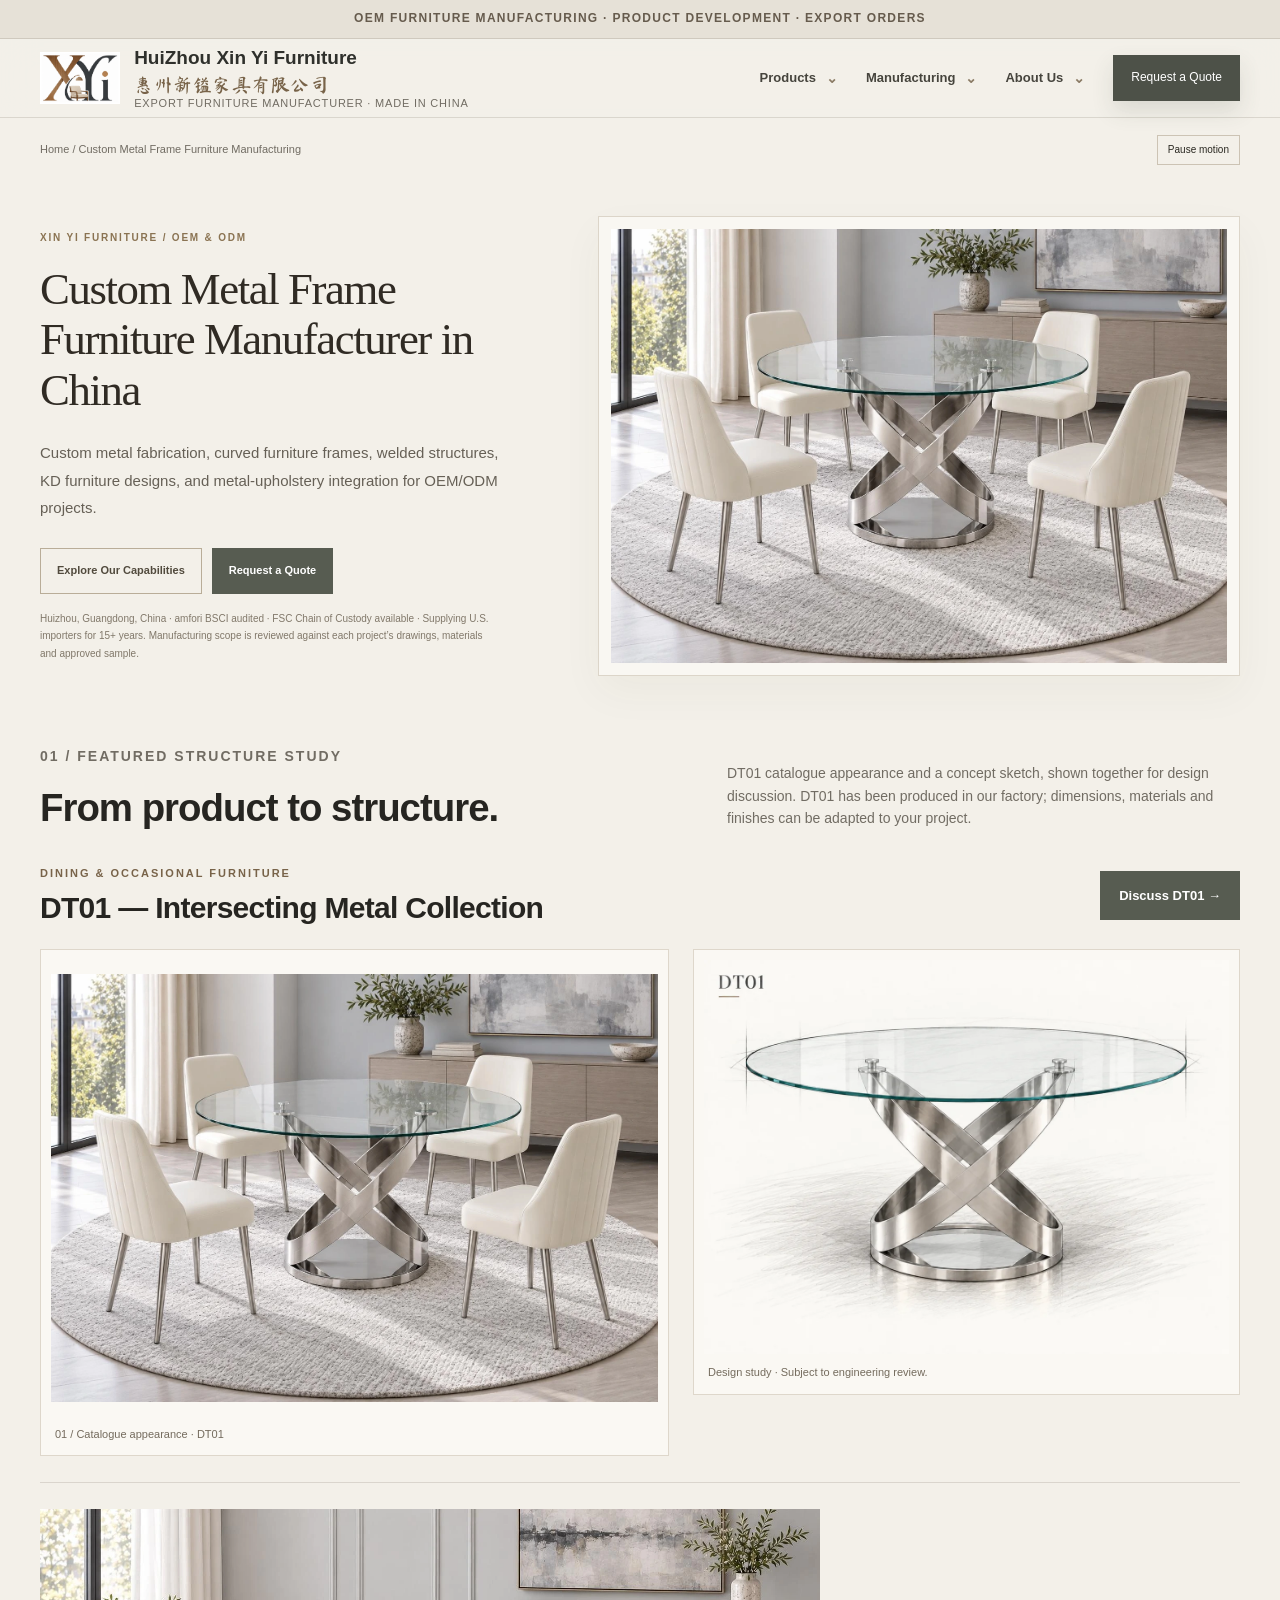
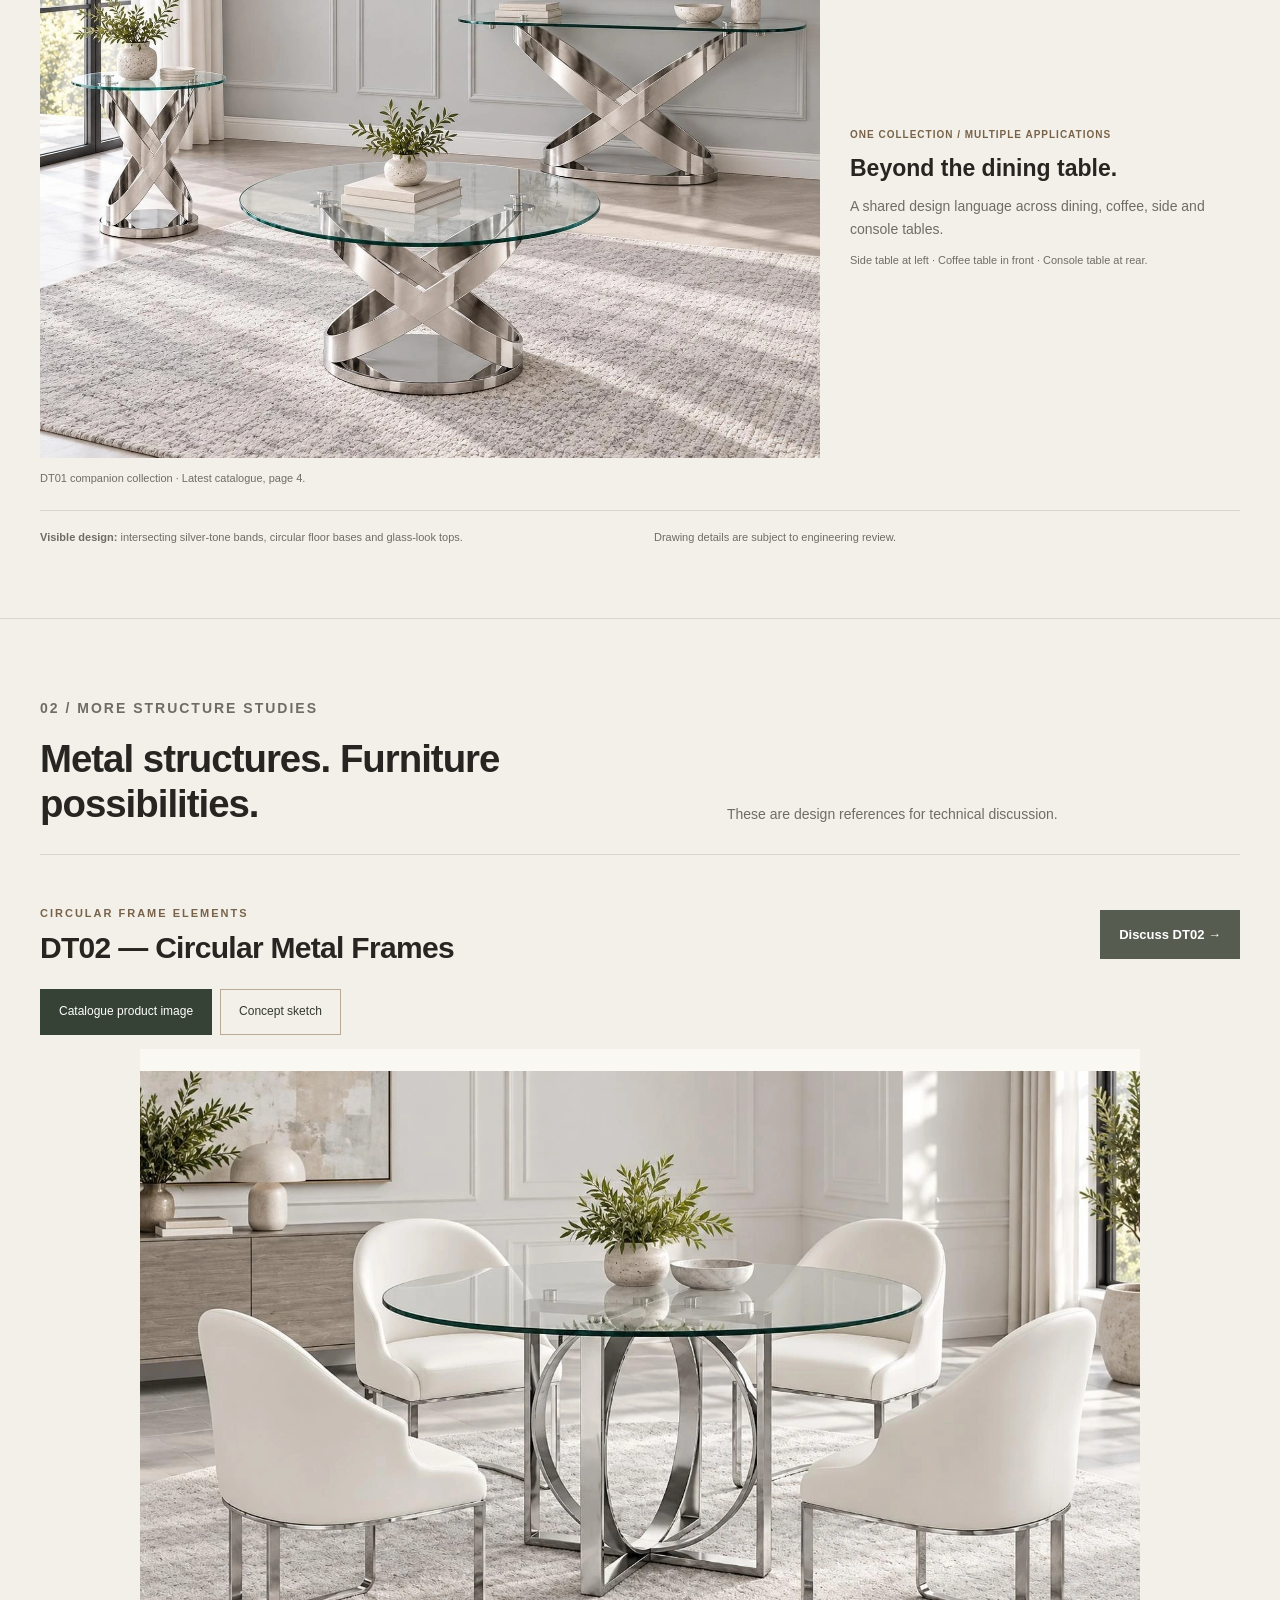
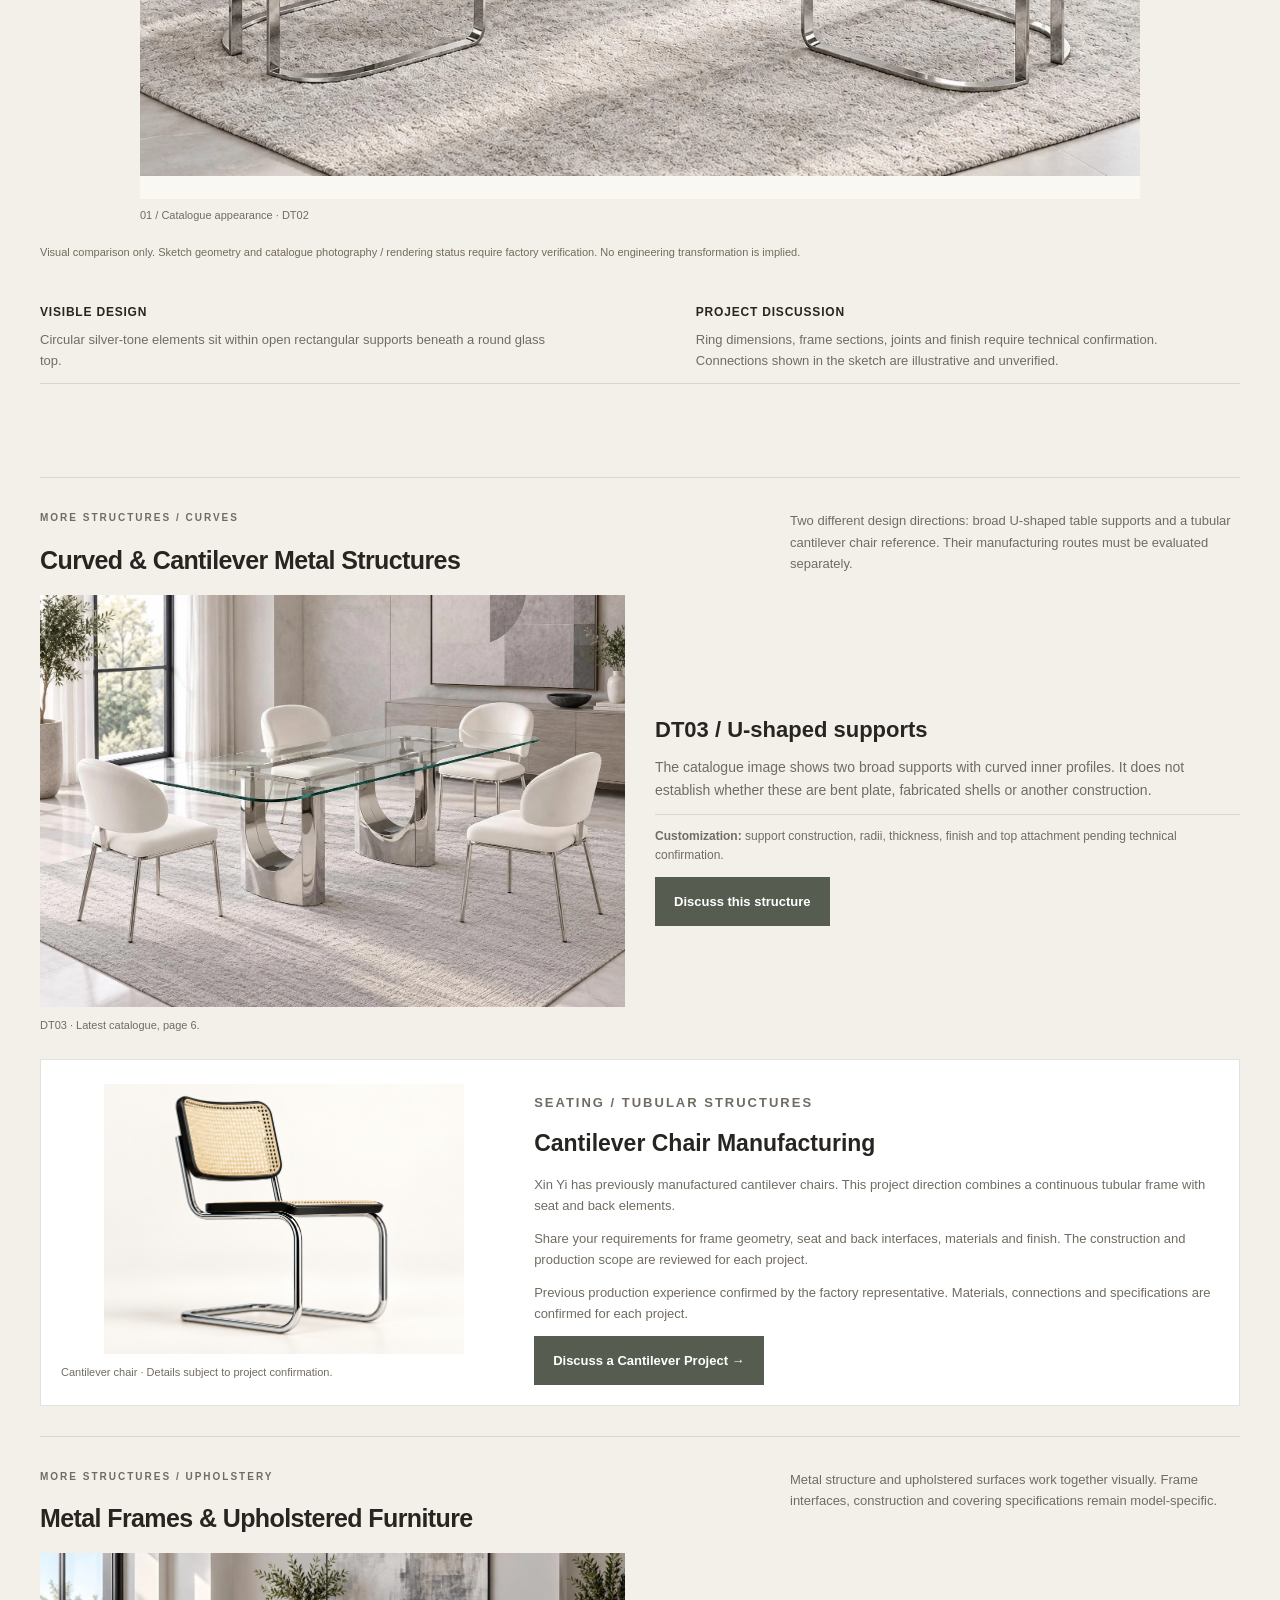
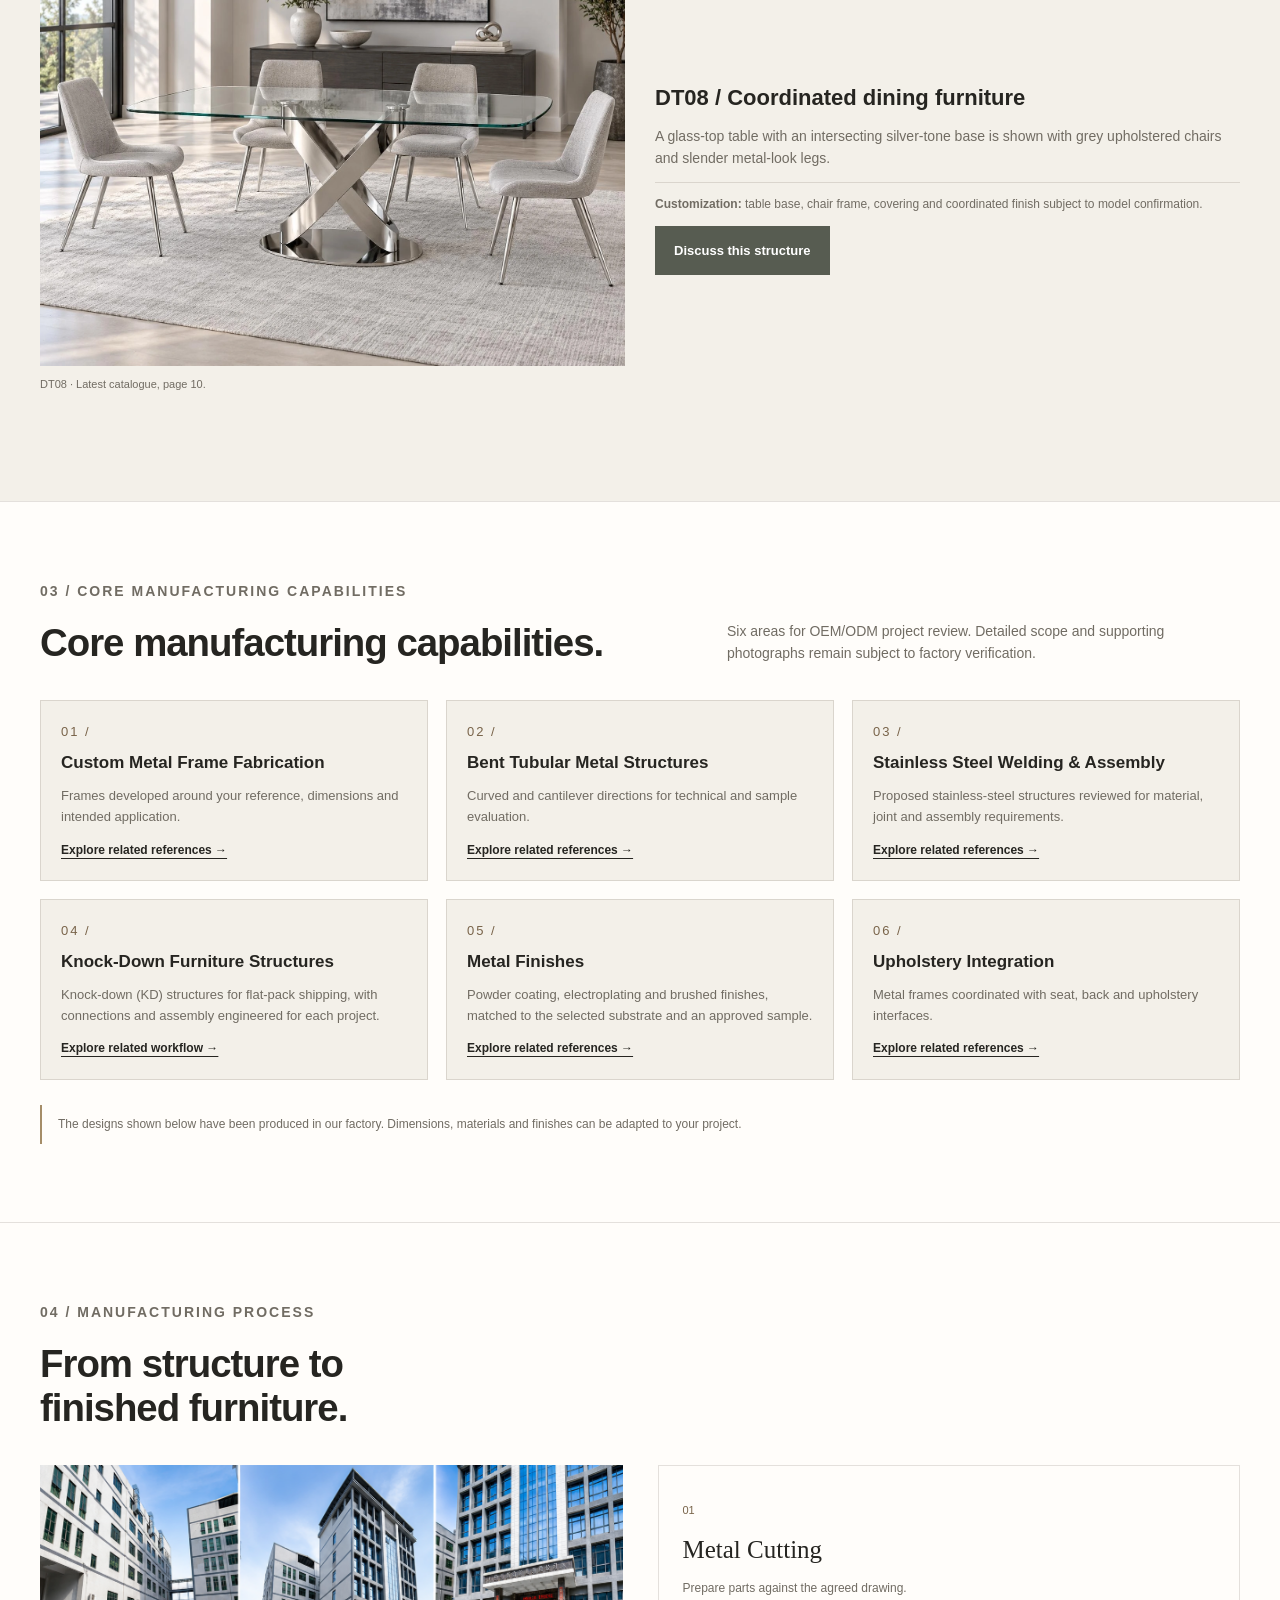
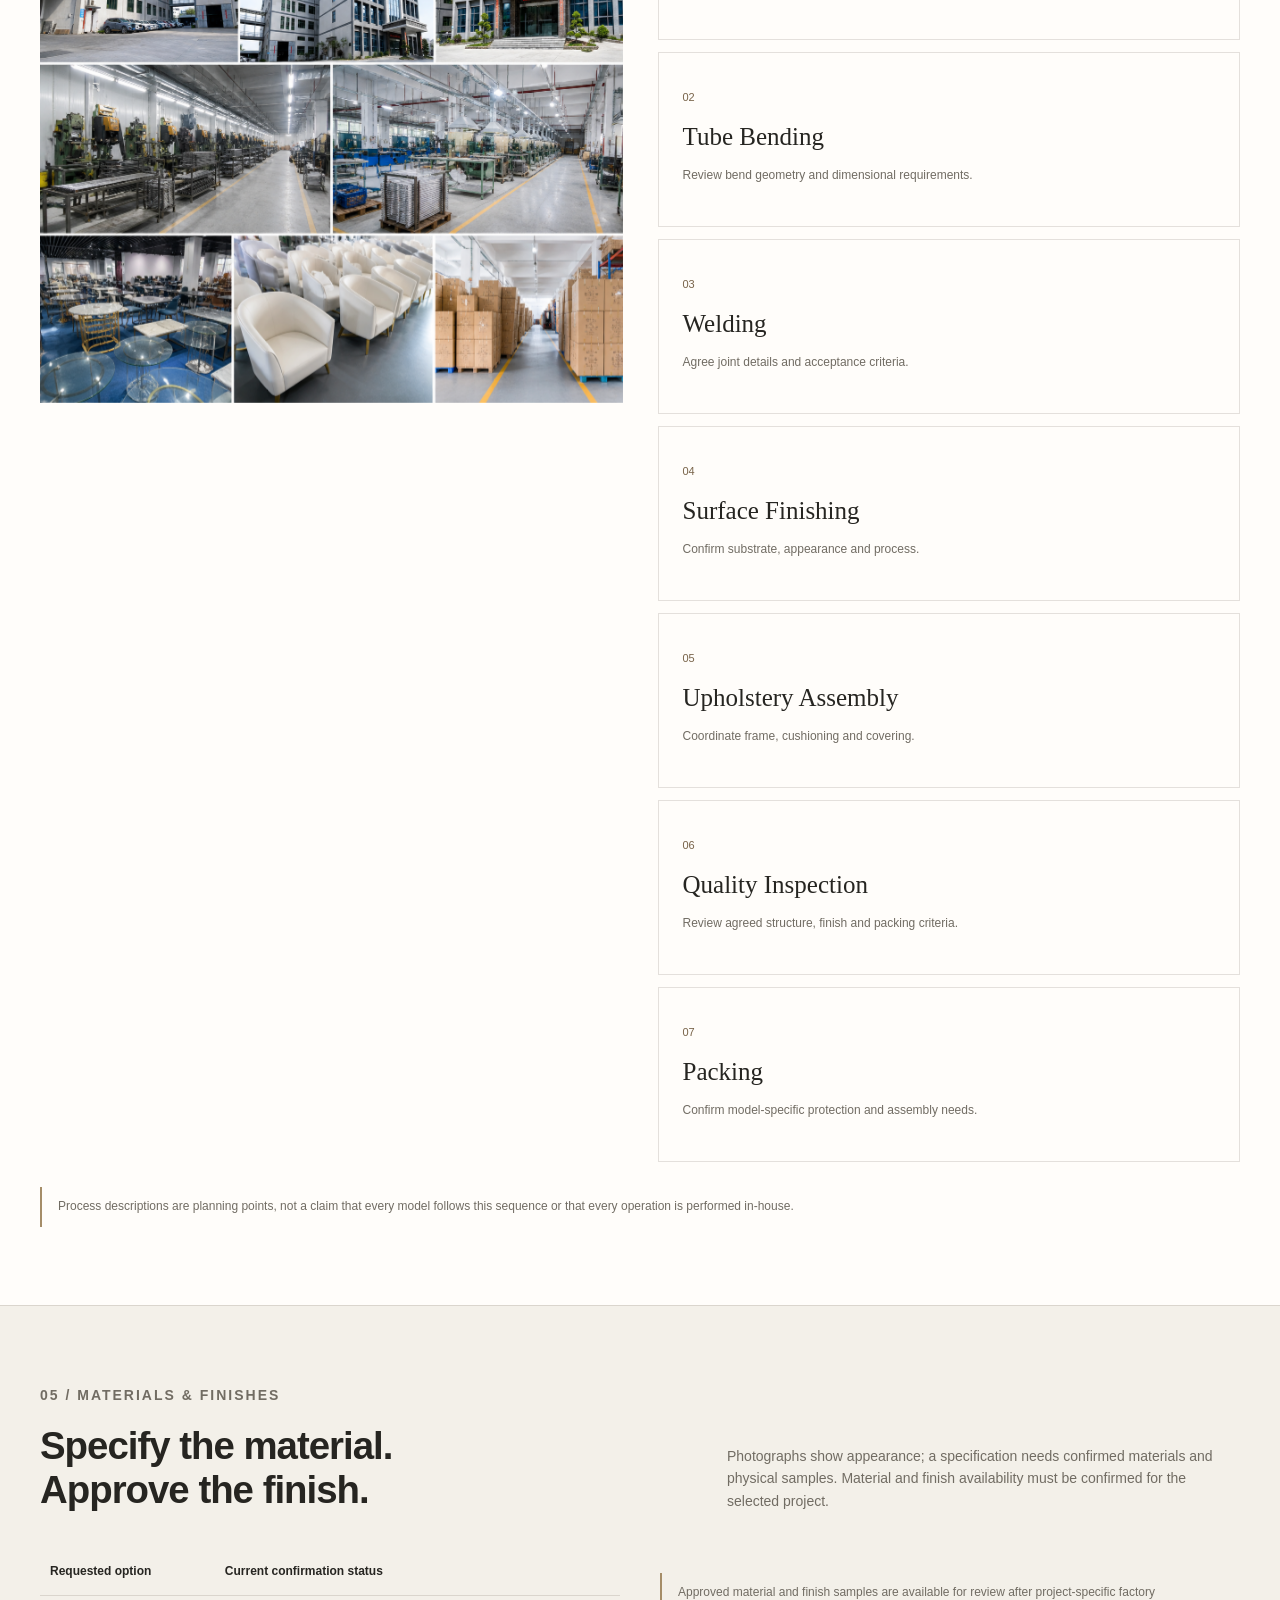
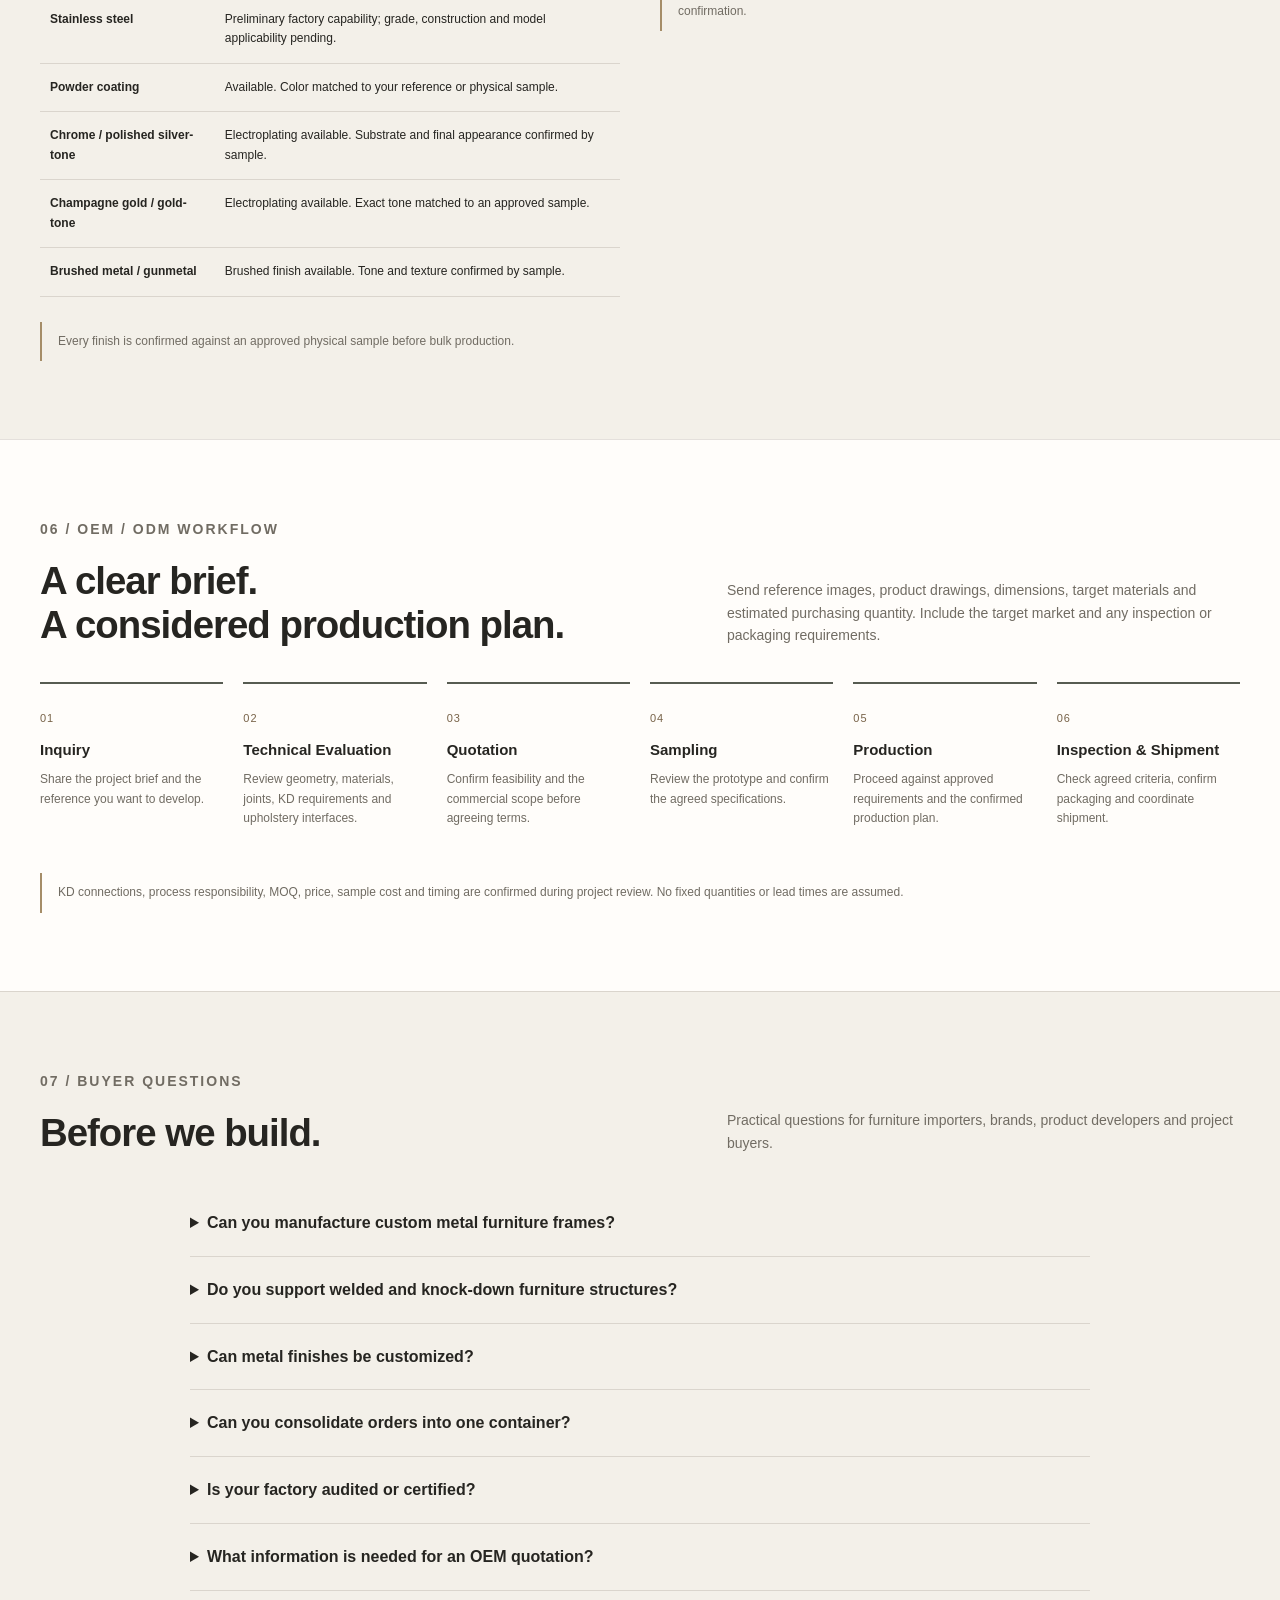
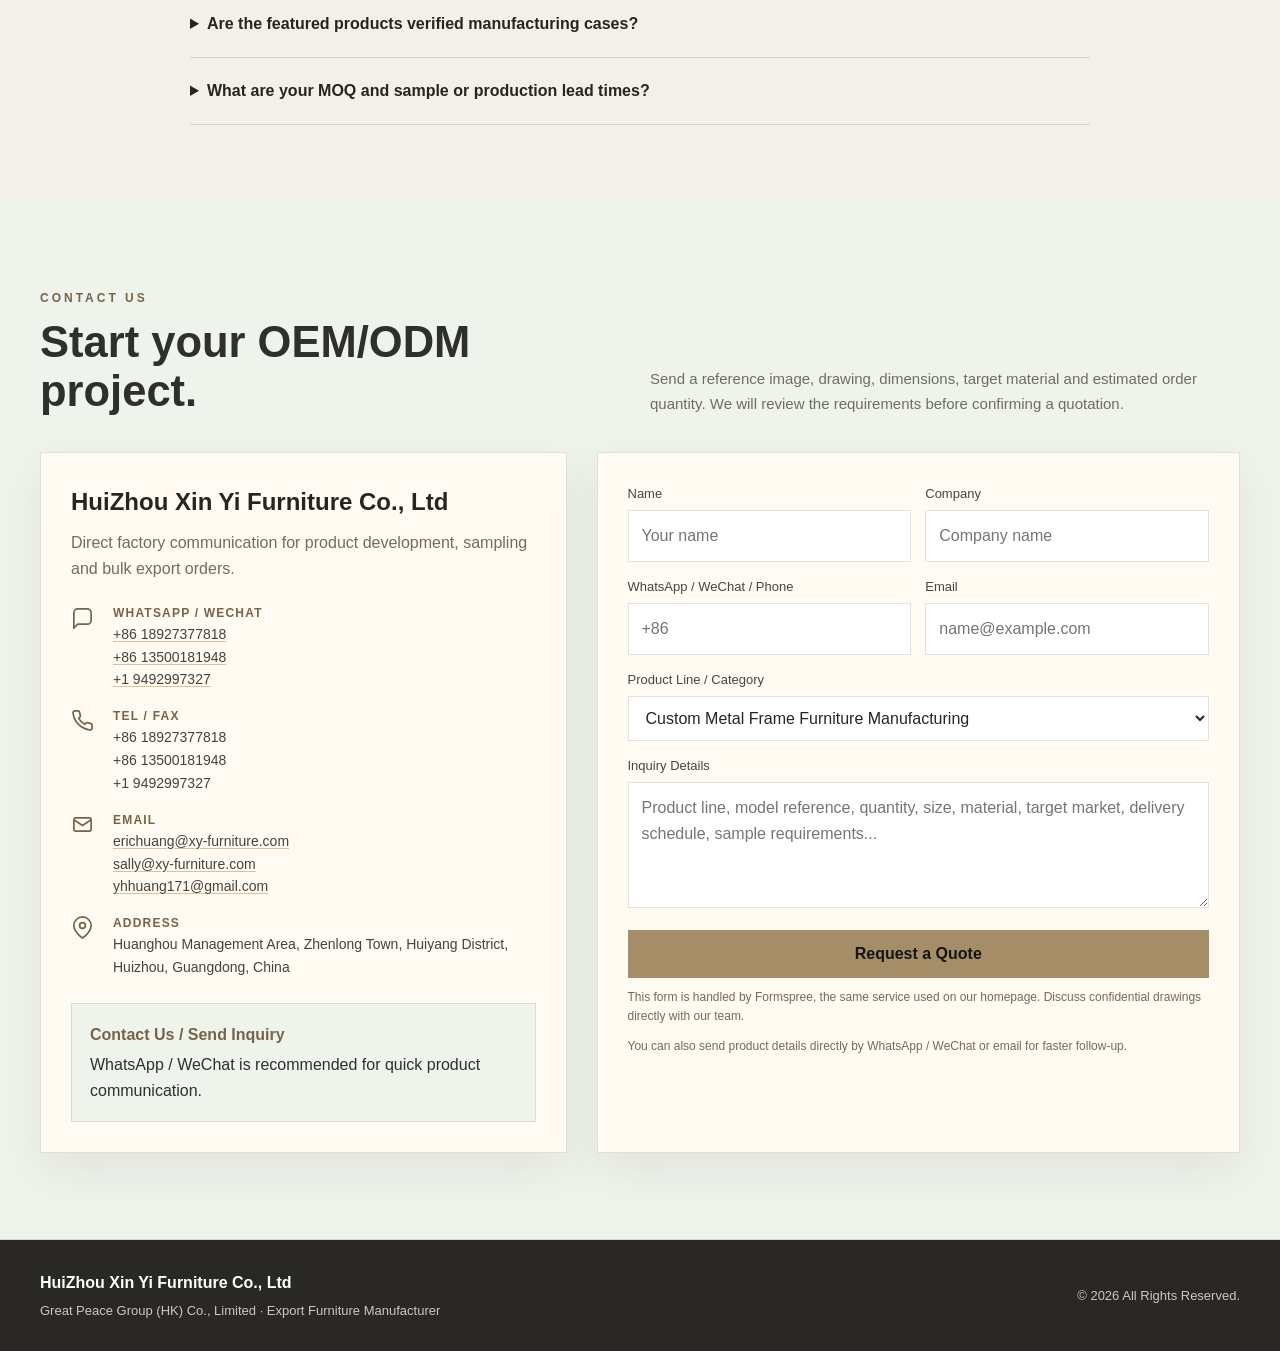
<file: metal-frame-furniture-manufacturing/index.html>
<!doctype html><html lang="en"><head><meta charset="utf-8"><meta name="viewport" content="width=device-width,initial-scale=1"><title>Custom Metal Frame Furniture Manufacturer | Xin Yi China</title><meta name="description" content="Explore metal furniture frames, curved and welded structures, KD designs and upholstery integration for furniture retailers, importers and OEM/ODM buyers."><link rel="canonical" href="https://www.xy-furniture.com/metal-frame-furniture-manufacturing/"><meta name="robots" content="index,follow"><link rel="icon" href="/favicon.png"><link rel="preconnect" href="https://fonts.googleapis.com"><link rel="preconnect" href="https://fonts.gstatic.com" crossorigin><link href="https://fonts.googleapis.com/css2?family=Ma+Shan+Zheng&amp;display=swap" rel="stylesheet"><meta property="og:type" content="website"><meta property="og:site_name" content="Xin Yi Furniture"><meta property="og:title" content="Custom Metal Frame Furniture Manufacturer | Xin Yi China"><meta property="og:description" content="Explore metal furniture frames, curved and welded structures, KD designs and upholstery integration for furniture retailers, importers and OEM/ODM buyers."><meta property="og:url" content="https://www.xy-furniture.com/metal-frame-furniture-manufacturing/"><meta property="og:image" content="https://www.xy-furniture.com/assets/manufacturing/dt01.webp"><meta name="twitter:card" content="summary_large_image"><script type="application/ld+json">{"@context": "https://schema.org", "@graph": [{"@type": "Organization", "@id": "https://www.xy-furniture.com/#organization", "name": "HuiZhou Xin Yi Furniture Co., Ltd", "url": "https://www.xy-furniture.com/", "email": "sally@xy-furniture.com", "address": {"@type": "PostalAddress", "addressLocality": "Huizhou", "addressRegion": "Guangdong", "addressCountry": "CN"}}, {"@type": "WebPage", "@id": "https://www.xy-furniture.com/metal-frame-furniture-manufacturing/#page", "url": "https://www.xy-furniture.com/metal-frame-furniture-manufacturing/", "name": "Custom Metal Frame Furniture Manufacturing", "description": "Explore custom metal furniture frame manufacturing, welded and curved metal structures, KD furniture designs, and OEM/ODM capabilities at Xin Yi Furniture.", "inLanguage": "en", "publisher": {"@id": "https://www.xy-furniture.com/#organization"}, "breadcrumb": {"@id": "https://www.xy-furniture.com/metal-frame-furniture-manufacturing/#breadcrumb"}}, {"@type": "BreadcrumbList", "@id": "https://www.xy-furniture.com/metal-frame-furniture-manufacturing/#breadcrumb", "itemListElement": [{"@type": "ListItem", "position": 1, "name": "Home", "item": "https://www.xy-furniture.com/"}, {"@type": "ListItem", "position": 2, "name": "Custom Metal Frame Furniture Manufacturing", "item": "https://www.xy-furniture.com/metal-frame-furniture-manufacturing/"}]}]}</script><style>
*{box-sizing:border-box;margin:0;padding:0}
:root{
  --ink:#171819;
  --charcoal:#2f302c;
  --deep:#3d342b;
  --paper:#f8f3e9;
  --stone:#e9ddca;
  --white:#fff;
  --muted:#706a60;
  --soft:#aa9c87;
  --gold:#b7854d;
  --gold-dark:#8d663d;
  --sage:#6f7f72;
  --sage-soft:#e4ebe2;
  --line:rgba(92,70,43,.14);
  --shadow:0 24px 60px rgba(93,70,42,.12);
}
html{scroll-behavior:smooth}
body{font-family:Inter,Arial,"PingFang SC","Microsoft YaHei",sans-serif;background:var(--paper);color:var(--ink);line-height:1.62}
a{text-decoration:none;color:inherit}
button,input,select,textarea{font:inherit}
img{max-width:100%}
.container{width:min(1200px,calc(100% - 44px));margin:0 auto}
.topbar{background:#efe5d3;color:#51483d;font-size:12px;letter-spacing:.2px;border-bottom:1px solid var(--line)}
.topbar-inner{min-height:38px;display:flex;align-items:center;justify-content:space-between;gap:18px}
.topbar-contact{display:flex;gap:20px;flex-wrap:wrap;color:#665b4d;text-transform:uppercase;letter-spacing:1.3px;font-weight:700}
.topbar-actions{display:flex;align-items:center;gap:10px;white-space:nowrap}
.mini-link{color:var(--gold-dark);border-bottom:1px solid rgba(183,133,77,.55);padding-bottom:2px;font-weight:700}
.nav{position:sticky;top:0;z-index:30;background:rgba(248,243,233,.94);backdrop-filter:blur(18px);border-bottom:1px solid var(--line)}
.nav-inner{height:78px;display:flex;align-items:center;justify-content:space-between;gap:28px}
.brand{display:flex;align-items:center;gap:14px;min-width:0}
.hero-contact a,.contact-value a{color:inherit;text-decoration:underline;text-decoration-color:rgba(183,133,77,.5);text-underline-offset:2px}
.hero-contact a:hover,.contact-value a:hover{color:var(--gold-dark)}
.brand-mark{height:52px;width:auto;display:block;object-fit:contain;flex:none}
.brand-name{font-size:19px;font-weight:760;white-space:nowrap;color:var(--charcoal)}
.brand-sub{font-size:11px;color:var(--muted);letter-spacing:.8px;text-transform:uppercase;white-space:nowrap}
.brand-cn{font-family:"Ma Shan Zheng",cursive;font-size:19px;line-height:1;color:var(--gold-dark);font-weight:400;white-space:nowrap;margin:2px 0 1px;letter-spacing:.5px}
.nav-toggle{display:none;flex-direction:column;justify-content:center;gap:5px;width:40px;height:40px;background:none;border:0;cursor:pointer;flex:none}
.nav-toggle span{display:block;height:2px;width:100%;background:var(--charcoal);transition:.25s ease}
.nav-toggle.open span:nth-child(1){transform:translateY(7px) rotate(45deg)}
.nav-toggle.open span:nth-child(2){opacity:0}
.nav-toggle.open span:nth-child(3){transform:translateY(-7px) rotate(-45deg)}
.mobile-menu{display:none;flex-direction:column;background:var(--paper);border-top:1px solid var(--line);padding:8px 20px 22px}
.mobile-menu.open{display:flex}
.mobile-menu a{padding:14px 0;border-bottom:1px solid var(--line);color:var(--charcoal);font-size:16px}
.mobile-menu a.nav-cta{background:var(--sage);color:#fff;text-align:center;border:0;margin-top:14px;padding:14px 16px}
.nav-links{display:flex;align-items:center;gap:26px;font-size:14px;color:#46443d}
.nav-links a:hover{color:var(--gold-dark)}
.nav-cta{background:var(--sage);color:#fff!important;padding:10px 16px;box-shadow:0 10px 22px rgba(63,78,66,.14)}
.nav-cta:hover{background:var(--gold-dark)!important;color:#fff!important}
.hero{position:relative;overflow:hidden;background:#f6efe3;color:var(--ink)}
.hero::before{content:"";position:absolute;inset:0;background:linear-gradient(90deg,rgba(248,243,233,.9),rgba(248,243,233,.8)),url("assets/products/hero-gold-marble-dining.jpg");background-size:cover;background-position:70% center}
.hero::after{content:"";position:absolute;left:0;right:0;bottom:0;height:1px;background:linear-gradient(90deg,transparent,var(--gold),transparent)}
.hero-grid{position:relative;z-index:1;display:grid;grid-template-columns:minmax(0,1fr) 390px;gap:58px;align-items:end;min-height:650px;padding:82px 0 76px}
.eyebrow{font-size:12px;letter-spacing:3.4px;text-transform:uppercase;color:var(--gold-dark);margin-bottom:22px;font-weight:850}
h1{font-size:clamp(44px,6.5vw,84px);line-height:1.02;letter-spacing:0;font-weight:780;max-width:850px;margin-bottom:24px}
.hero-copy{max-width:660px;color:#5d554a;font-size:18px;margin-bottom:34px}
.hero-badges{display:flex;gap:12px;flex-wrap:wrap;margin:0 0 30px}
.hero-badge{display:inline-flex;align-items:center;min-height:42px;padding:0 16px;border:1px solid rgba(141,102,61,.24);background:#fffaf2;color:#66513a;font-size:14px;font-weight:850;letter-spacing:1.1px;text-transform:uppercase;box-shadow:0 12px 30px rgba(93,70,42,.08)}
.hero-badge strong{font-size:18px;color:var(--gold-dark);margin-right:7px}
.hero-proof{max-width:720px;margin:24px 0 0;padding-left:18px;border-left:2px solid var(--gold);color:#6c6256;font-size:14px;letter-spacing:.2px}
.hero-actions{display:flex;gap:14px;flex-wrap:wrap}
.btn{display:inline-flex;align-items:center;justify-content:center;gap:9px;min-height:48px;padding:0 22px;border:1px solid transparent;cursor:pointer;transition:.22s ease;font-weight:720}
.btn-primary{background:var(--gold);color:#171511;box-shadow:0 16px 35px rgba(183,133,77,.22)}
.btn-primary:hover{background:#d3a25e;transform:translateY(-1px)}
.btn-outline{border-color:rgba(92,70,43,.26);color:var(--charcoal);background:rgba(255,255,255,.52)}
.btn-outline:hover{border-color:var(--gold);background:#fffaf2}
.hero-card{background:rgba(250,246,238,.94);color:var(--ink);padding:26px;border:1px solid rgba(255,255,255,.45);box-shadow:var(--shadow)}
.hero-card-label{font-size:12px;text-transform:uppercase;letter-spacing:2px;color:var(--gold-dark);font-weight:800;margin-bottom:14px}
.hero-card strong{display:block;font-size:26px;line-height:1.15;margin-bottom:10px}
.hero-card p{color:var(--muted);font-size:14px;margin-bottom:20px}
.hero-contact{display:grid;gap:10px;font-size:14px;color:#34332f}
.hero-contact span{padding-top:10px;border-top:1px solid rgba(32,33,31,.12)}
.facts{background:var(--sage-soft);color:var(--charcoal)}
.facts-grid{display:grid;grid-template-columns:repeat(4,1fr)}
.fact{padding:30px 26px;border-right:1px solid rgba(62,48,31,.12)}
.fact:last-child{border-right:0}
.fact strong{display:block;color:var(--gold-dark);font-size:31px;line-height:1.1;margin-bottom:6px}
.fact span{color:#5f574d;font-size:13px}
.section{padding:86px 0;border-bottom:1px solid var(--line)}
.section-head{display:flex;align-items:end;justify-content:space-between;gap:46px;margin-bottom:36px}
.kicker{font-size:12px;letter-spacing:3px;text-transform:uppercase;color:var(--gold-dark);font-weight:820;margin-bottom:10px}
.title{font-size:clamp(30px,3.4vw,48px);line-height:1.12;color:var(--charcoal);font-weight:780}
.desc{max-width:590px;color:var(--muted);font-size:15px}
.about-grid{display:grid;grid-template-columns:1.02fr .98fr;gap:28px;align-items:stretch}
.about-panel{background:#fff;border:1px solid var(--line);padding:34px;box-shadow:0 20px 50px rgba(32,33,31,.06)}
.about-panel.dark{background:#eef3ec;color:var(--charcoal)}
.about-panel h3{font-size:22px;margin-bottom:14px}
.about-panel p{color:#615f58;margin-bottom:18px}
.about-panel.dark p{color:#655f56}
.about-meta{display:grid;grid-template-columns:repeat(2,1fr);gap:12px;margin-top:24px}
.meta-item{border:1px solid rgba(90,107,92,.18);background:rgba(255,255,255,.45);padding:16px}
.meta-item span{display:block;font-size:12px;color:var(--gold-dark);text-transform:uppercase;letter-spacing:1.3px;margin-bottom:5px}
.meta-item b{font-size:15px}
.image-strip{display:grid;grid-template-columns:1.15fr .85fr;gap:14px;height:100%}
.image-strip img{width:100%;height:100%;object-fit:cover;background:#fff;border:1px solid var(--line)}
.factory-section{background:#f1eadc}
.factory-layout{display:grid;grid-template-columns:1.08fr .92fr;gap:30px;align-items:start}
.factory-photo{background:#fff;border:1px solid var(--line);box-shadow:var(--shadow);overflow:hidden}
.factory-photo img{width:100%;display:block}
.factory-caption{padding:16px 20px;color:var(--muted);font-size:13px;border-top:1px solid var(--line)}
.trust-panel{background:#fffaf2;color:var(--ink);padding:32px;border:1px solid var(--line);box-shadow:0 20px 55px rgba(93,70,42,.1)}
.trust-panel h3{font-size:28px;line-height:1.16;margin-bottom:12px}
.trust-panel p{color:#655f56;margin-bottom:20px}
.trust-list{display:grid;gap:13px}
.trust-item{display:grid;grid-template-columns:38px 1fr;gap:13px;padding:14px;border:1px solid rgba(90,107,92,.16);background:#f4f8f2}
.trust-num{height:38px;background:rgba(111,127,114,.16);color:var(--sage);display:grid;place-items:center;font-weight:820}
.trust-item b{display:block;color:var(--charcoal);margin-bottom:3px}
.trust-item span{display:block;color:#655f56;font-size:13px}
.trust-cta{margin-top:22px;display:flex;gap:12px;flex-wrap:wrap}
.product-showcase{background:#fffaf2}
.product-grid{display:grid;grid-template-columns:repeat(3,1fr);gap:20px}
.product-card{position:relative;overflow:hidden;background:var(--paper);border:1px solid var(--line);box-shadow:0 18px 45px rgba(32,33,31,.08);min-height:430px;display:flex;flex-direction:column;transition:.22s ease}
.product-card:hover{transform:translateY(-5px);box-shadow:0 28px 70px rgba(32,33,31,.16)}
.product-image{height:250px;background:#f4f1ea;overflow:hidden}
.product-image img{width:100%;height:100%;object-fit:cover;display:block;transition:.35s ease}
.product-card:hover .product-image img{transform:scale(1.04)}
.product-body{padding:20px;display:flex;flex-direction:column;gap:13px;flex:1}
.product-index{font-size:12px;color:var(--gold-dark);font-weight:820;letter-spacing:2px;text-transform:uppercase}
.product-body h3{font-size:22px;line-height:1.15;color:var(--charcoal)}
.product-body p{font-size:14px;color:var(--muted)}
.product-sku{font-size:12px;font-weight:820;color:var(--gold-dark);letter-spacing:.4px}
.product-specs{font-size:12px;color:#655f56;border-top:1px dashed var(--line);padding-top:9px}
.product-specs b{color:var(--charcoal);font-weight:820}
.product-tags{display:flex;gap:7px;flex-wrap:wrap;margin-top:auto}
.product-tags span{font-size:11px;color:#504d45;background:#eee9df;padding:5px 8px}
.product-link{margin-top:8px;color:var(--gold-dark);font-weight:800;font-size:13px}
.collection-note{background:#f4f1ea;border:1px solid var(--line);padding:18px 20px;margin-bottom:22px;color:#504d45;font-size:14px}
.collection-note b{color:var(--charcoal)}
.prod-note{display:flex;align-items:center;justify-content:space-between;gap:28px;background:#fffdf8;border:1px solid var(--line);border-left:4px solid var(--gold);padding:20px 24px;margin-bottom:26px;box-shadow:0 12px 30px rgba(93,70,42,.06)}
.prod-note p{margin:0;font-size:16px;line-height:1.55;color:#4b463d;max-width:780px}
.prod-note b{color:var(--charcoal)}
.prod-note .btn{flex:none}
@media (max-width:760px){.prod-note{flex-direction:column;align-items:stretch;gap:16px;padding:18px}.prod-note .btn{width:100%}}
.line-badge{display:inline-flex;align-items:center;min-height:28px;padding:0 10px;background:rgba(184,135,70,.13);color:var(--gold-dark);font-size:11px;font-weight:820;letter-spacing:1.1px;text-transform:uppercase}
.concept-badge{background:rgba(101,118,107,.16);color:var(--sage)}
.featured-grid{display:grid;grid-template-columns:1.1fr .9fr;gap:18px}
.feature-photo{position:relative;min-height:520px;background:#fff;border:1px solid var(--line);overflow:hidden;box-shadow:var(--shadow)}
.feature-photo img{width:100%;height:100%;object-fit:cover;display:block}
.feature-caption{position:absolute;left:24px;right:24px;bottom:24px;background:rgba(17,18,16,.86);color:#fff;padding:22px}
.feature-caption small{color:#d6ad70;text-transform:uppercase;letter-spacing:2px;font-weight:800}
.feature-caption h3{font-size:28px;line-height:1.16;margin:8px 0}
.feature-caption p{color:#e3dacd;font-size:14px}
.mini-gallery{display:grid;grid-template-columns:1fr 1fr;gap:18px}
.mini-card{background:#fff;border:1px solid var(--line);overflow:hidden;min-height:251px}
.mini-card img{width:100%;height:190px;object-fit:cover;display:block;background:#f7f5ef}
.mini-card div{padding:14px 16px}
.mini-card b{display:block;color:var(--charcoal)}
.mini-card span{font-size:13px;color:var(--muted)}
.mini-gallery.three{grid-template-columns:repeat(3,1fr)}
.mini-gallery.three .mini-card img{height:260px}
@media (max-width:1080px){.mini-gallery.three{grid-template-columns:1fr 1fr}}
@media (max-width:640px){.mini-gallery.three{grid-template-columns:1fr}.mini-gallery.three .mini-card img{height:230px}}
.process{display:grid;grid-template-columns:repeat(4,1fr);gap:1px;background:var(--line);border:1px solid var(--line)}
.step{background:#fff;padding:26px}
.step-num{font-size:13px;color:var(--gold-dark);font-weight:820;margin-bottom:20px}
.step h3{font-size:18px;margin-bottom:8px}
.step p{font-size:13px;color:var(--muted)}
.process.three{grid-template-columns:repeat(3,1fr)}
.terms-sub{font-size:12px;letter-spacing:3px;text-transform:uppercase;color:var(--gold-dark);font-weight:820;margin:44px 0 14px}
.section-head + .terms-sub{margin-top:0}
.terms-foot{font-size:13px;color:var(--muted);margin-top:18px}
.series{display:grid;grid-template-columns:1.1fr .9fr;align-items:center;background:#fff;border:1px solid var(--line);box-shadow:var(--shadow);margin-bottom:22px}
.series.flip{grid-template-columns:.9fr 1.1fr}
.series.flip .series-media{order:2}
.series-media{background:#e4e4e4;line-height:0}
.series-media img{width:100%;height:auto;display:block}
.series-body{padding:34px}
.series-body h3{font-size:26px;line-height:1.16;color:var(--charcoal);margin:12px 0 10px}
.series-body p{color:#615f58;font-size:14px;margin-bottom:16px}
.chips{display:flex;gap:8px;flex-wrap:wrap;margin:0 0 18px}
.chip{border:1px solid rgba(141,102,61,.3);background:#fffaf2;color:#66513a;padding:7px 14px;font-size:12px;font-weight:800;letter-spacing:1px;text-transform:uppercase;cursor:pointer;transition:.18s}
.chip:hover{border-color:var(--gold)}
.chip.on{background:var(--gold);color:#171511;border-color:var(--gold)}
.swatches{display:flex;gap:12px;align-items:center;margin:0 0 8px}
.swatch{width:34px;height:34px;padding:0;border-radius:50%;border:2px solid #fff;background:var(--c);box-shadow:0 0 0 1px rgba(92,70,43,.35);cursor:pointer;transition:.18s}
.swatch:hover{transform:scale(1.08)}
.swatch.on{box-shadow:0 0 0 2px var(--gold-dark)}
.swatch:focus-visible,.chip:focus-visible{outline:2px solid var(--gold-dark);outline-offset:3px}
.finish-label{font-size:13px;color:#504d45;margin:0 0 18px}
.finish-label b{color:var(--charcoal)}
.series-list{list-style:none;display:grid;gap:8px;margin:0 0 22px;font-size:13px;color:#504d45}
.series-list li{padding-top:8px;border-top:1px solid var(--line)}
.series-list b{color:var(--gold-dark);text-transform:uppercase;letter-spacing:1.1px;font-size:11px;margin-right:8px}
.series-body .series-note{font-size:12px;color:var(--muted);margin:14px 0 0}
.contact-section{background:#eef3ec;color:var(--ink)}
.contact-section .title{color:var(--charcoal)}
.contact-section .desc{color:var(--muted)}
.contact-grid{display:grid;grid-template-columns:.9fr 1.1fr;gap:30px}
.contact-panel,.form-panel{background:#fffaf2;color:var(--ink);padding:30px;border:1px solid var(--line);box-shadow:0 18px 45px rgba(93,70,42,.08)}
.contact-panel h3{font-size:24px;margin-bottom:8px}
.contact-lead{color:var(--muted);margin-bottom:22px}
.contact-list{display:grid;gap:16px}
.contact-item{display:grid;grid-template-columns:30px 1fr;gap:12px;color:#45433c}
.contact-item svg{width:23px;height:23px;stroke:var(--gold-dark);fill:none;stroke-width:1.8;margin-top:2px}
.contact-label{font-size:12px;color:var(--gold-dark);font-weight:820;letter-spacing:1.2px;text-transform:uppercase}
.contact-value{font-size:14px;word-break:break-word}
.contact-highlight{margin-top:24px;background:#eef3ec;color:var(--charcoal);padding:18px;border:1px solid rgba(90,107,92,.16)}
.contact-highlight b{display:block;color:var(--gold-dark);margin-bottom:4px}
.form-row{display:grid;grid-template-columns:1fr 1fr;gap:14px}
.field{margin-bottom:14px}
.field label{display:block;font-size:13px;color:#48463f;margin-bottom:6px}
.field input,.field select,.field textarea{width:100%;border:1px solid var(--line);background:#fff;color:var(--ink);padding:12px 13px;outline:none}
.field input:focus,.field select:focus,.field textarea:focus{border-color:var(--gold)}
.field textarea{min-height:126px;resize:vertical}
.submit{width:100%;background:var(--gold);color:#151511;font-weight:820}
.submit:hover{background:#d0a05d}
.note{font-size:12px;color:var(--muted);margin-top:10px}
.footer{background:var(--deep);color:#cfc7ba;padding:30px 0}
.footer-inner{display:flex;justify-content:space-between;gap:24px;align-items:center;font-size:13px}
.footer strong{display:block;color:#fff;font-size:16px;margin-bottom:4px}
.toast{position:fixed;left:50%;bottom:26px;transform:translateX(-50%) translateY(30px);opacity:0;pointer-events:none;background:var(--deep);color:#fff;border:1px solid rgba(184,135,70,.5);padding:12px 18px;transition:.2s;z-index:60}
.toast.show{opacity:1;transform:translateX(-50%) translateY(0)}
@media (min-width:1081px){
  .hero{background:#f6efe3}
  .hero::before{inset:0 0 150px 0;background:linear-gradient(90deg,#f6efe3 0%,#f6efe3 22%,rgba(246,239,227,.55) 34%,rgba(246,239,227,0) 47%),url("assets/products/hero-gold-marble-dining.jpg");background-size:auto 100%;background-repeat:no-repeat;background-position:right top}
  .hero-grid{grid-template-columns:minmax(0,1fr);align-items:start;gap:0;padding:76px 0 40px;min-height:auto}
  .hero-grid>div:first-child{max-width:600px}
  .hero-grid h1{font-size:clamp(44px,4.4vw,60px);line-height:1.06}
  .hero-card{display:grid;grid-template-columns:1.25fr 1fr 1fr;gap:6px 34px;align-items:center;margin-top:44px;max-width:none;padding:22px 30px}
  .hero-card .hero-card-label{grid-column:1;grid-row:1;margin:0;align-self:end}
  .hero-card strong{grid-column:1;grid-row:2;font-size:22px;margin:0;align-self:start}
  .hero-card p{display:none}
  .hero-contact{display:contents}
  .hero-contact span{padding-top:0;border-top:0;border-left:1px solid rgba(32,33,31,.14);padding-left:26px;grid-row:1 / span 2}
  .hero-contact span:nth-child(1){grid-column:2}
  .hero-contact span:nth-child(2){grid-column:3}
}
.hero-credit{position:absolute;right:18px;bottom:166px;z-index:1;font-size:11px;letter-spacing:.6px;color:#6c6256;background:rgba(250,246,238,.82);padding:4px 9px}
@media (max-width:1080px){.hero-credit{bottom:10px}}
@media (max-width:1080px){
  .product-grid{grid-template-columns:repeat(2,1fr)}
  .hero-grid{grid-template-columns:1fr;min-height:auto}
  .hero-card{max-width:460px}
}
@media (max-width:900px){
  .topbar-inner{align-items:flex-start;flex-direction:column;padding:9px 0}
  .nav-links{display:none}
  .nav-toggle{display:flex}
  .facts-grid,.process{grid-template-columns:repeat(2,1fr)}
  .process.three{grid-template-columns:1fr}
  .about-grid,.factory-layout,.featured-grid,.contact-grid,.section-head,.series{display:block}
  .series-body{padding:24px}
  .section-head .desc{margin-top:12px}
  .image-strip,.mini-gallery,.trust-panel{margin-top:18px}
  .contact-panel{margin-bottom:18px}
}
@media (max-width:620px){
  .container{width:calc(100% - 28px)}
  .brand-name{font-size:16px}
  .hero-grid{padding:58px 0 48px}
  h1{font-size:40px}
  .hero-copy{font-size:16px}
  .hero-actions{display:grid}
  .btn{width:100%}
  .facts-grid,.product-grid,.process,.about-meta,.form-row,.image-strip,.mini-gallery{grid-template-columns:1fr}
  .fact{border-right:0;border-bottom:1px solid rgba(255,255,255,.1)}
  .section{padding:58px 0}
  .product-card{min-height:0}
  .footer-inner{display:block}
  .footer-inner div+div{margin-top:14px}
}
@media (max-width:1080px){
  .hero::before{inset:0 0 auto 0;height:270px;background:url("assets/products/hero-gold-marble-dining.jpg");background-size:cover;background-position:72% 55%}
  .hero-grid{padding-top:300px}
  .hero-credit{top:238px;bottom:auto;right:12px}
}


/* Manufacturing page: existing brand tokens and components, scoped editorial layouts. */
html{scroll-padding-top:110px}.skip-link{position:absolute;left:-10000px;z-index:100;background:white;padding:15px}.skip-link:focus{left:12px;top:12px}a:focus-visible,button:focus-visible,summary:focus-visible{outline:3px solid var(--gold-dark);outline-offset:5px}.nav-links{gap:14px}.nav-links a{font-size:12px}.mf-crumb{font-size:12px;color:var(--muted);padding:24px 0}.mf-hero{padding:10px 0 55px}.mf-hero-grid{display:grid;grid-template-columns: .9fr 1.1fr;gap:42px;align-items:center}.mf-eyebrow{font-size:11px;letter-spacing:2px;text-transform:uppercase;font-weight:800;color:var(--gold-dark);margin-bottom:18px}.mf-hero h1{font-size:clamp(36px,4.15vw,58px);line-height:1.07;letter-spacing:-2px;font-weight:760;margin:0 0 24px}.mf-lead{font-size:16px;color:#59574f;max-width:570px}.mf-actions{display:flex;gap:12px;flex-wrap:wrap;margin-top:28px}.mf-btn{display:inline-flex;align-items:center;justify-content:center;padding:13px 18px;background:var(--sage);color:white;font-size:13px;font-weight:750;border:1px solid var(--sage)}.mf-btn.secondary{background:transparent;color:var(--ink);border-color:#aaa18f}.mf-caption{font-size:11px;line-height:1.6;color:var(--muted);margin-top:10px}.mf-image{display:block;width:100%;height:auto}.mf-hero figure{margin:0}.mf-hero-image{border:1px solid var(--line)}.mf-marker{display:inline-block;font-size:10px;letter-spacing:.7px;text-transform:uppercase;font-weight:750;color:#735a32;background:#f0e5d2;border:1px solid #d9c8ac;padding:5px 9px}.mf-section{padding:78px 0;border-top:1px solid var(--line)}.mf-white{background:#fffdfa}.mf-head{display:grid;grid-template-columns:1.1fr .9fr;gap:60px;align-items:end;margin-bottom:35px}.mf-head h2{font-size:clamp(29px,3vw,41px);line-height:1.15;letter-spacing:-1px}.mf-head p{color:var(--muted);font-size:14px}.mf-cap-grid{display:grid;grid-template-columns:repeat(3,1fr);gap:18px}.mf-cap{display:flex;flex-direction:column;border:1px solid var(--line);padding:23px;background:var(--paper)}.mf-cap .num{font-size:13px;letter-spacing:2px;color:var(--gold-dark);margin-bottom:17px}.mf-cap h3{font-size:18px;line-height:1.25;margin-bottom:12px}.mf-cap p{font-size:13px;color:var(--muted);margin-bottom:18px}.mf-cap a{font-size:12px;font-weight:750;text-decoration:underline;text-underline-offset:4px;margin-top:auto}.mf-placeholder{border:1px dashed #cbbfae;padding:15px;margin-bottom:20px;font-size:11px;color:var(--muted);background:#f4efe6;min-height:62px;display:flex;align-items:center}.mf-group{padding:45px 0 55px;border-top:1px solid var(--line)}.mf-group-head{display:flex;gap:25px;justify-content:space-between;align-items:start;margin-bottom:24px}.mf-group h3{font-size:27px;line-height:1.2;letter-spacing:-.6px}.mf-group-head p{font-size:13px;max-width:450px;color:var(--muted)}.mf-project{display:grid;grid-template-columns:1.5fr 1fr;gap:32px;align-items:center}.mf-project.reverse{grid-template-columns:1fr 1.5fr;margin-top:36px}.mf-project.reverse .mf-project-copy{order:0}.mf-project h4{font-size:24px;line-height:1.25;margin:13px 0}.mf-project p{font-size:14px;color:var(--muted);margin:12px 0}.mf-project .mf-spec{font-size:12px;border-top:1px solid var(--line);padding-top:12px}.mf-art{margin:0}.mf-art img{display:block;width:100%;height:auto}.mf-art .mf-caption{margin-bottom:0}.mf-side-image{margin-top:18px;max-width:300px}.mf-duo{display:grid;grid-template-columns:1.35fr .85fr;gap:32px;margin-top:30px;align-items:center}.mf-duo .mf-art{background:white}.mf-cantilever{display:grid;grid-template-columns:.7fr 1fr;gap:28px;align-items:center;border:1px solid var(--line);padding:25px;margin-top:35px;background:#fff}.mf-cantilever img{max-height:380px;width:100%;object-fit:contain}.mf-cantilever h4{font-size:23px;margin:12px 0}.mf-cantilever p{font-size:13px;color:var(--muted);margin:12px 0}.mf-process{display:grid;grid-template-columns:1fr 1fr;gap:35px}.mf-process-list{display:grid;grid-template-columns:1fr 1fr;gap:12px}.mf-process-item{padding:18px;border:1px solid var(--line);background:#fffdfa}.mf-process-item h3{font-size:15px;margin:8px 0}.mf-process-item p{font-size:12px;color:var(--muted)}.mf-process-item span{color:var(--gold-dark);font-size:11px}.mf-photo-slot{font-size:10px;color:#82796d;border-top:1px dashed #d2c7b7;margin-top:12px;padding-top:8px}.mf-materials{display:grid;grid-template-columns:1fr 1fr;gap:40px}.mf-table{border-collapse:collapse;width:100%;font-size:12px}.mf-table th,.mf-table td{padding:14px 10px;text-align:left;border-bottom:1px solid var(--line);vertical-align:top}.mf-table th{font-weight:700}.mf-colors{display:grid;grid-template-columns:1fr 1fr;gap:16px}.mf-colors figure{margin:0;background:white;border:1px solid var(--line);padding:12px}.mf-colors img{width:100%;height:180px;object-fit:contain}.mf-flow{display:grid;grid-template-columns:repeat(3,1fr);gap:18px}.mf-flow article{border-top:2px solid var(--sage);padding:20px 0}.mf-flow h3{font-size:17px;margin:8px 0}.mf-flow span{font-size:11px;color:var(--gold-dark);letter-spacing:1px}.mf-flow p{font-size:13px;color:var(--muted)}.mf-faq{max-width:900px;margin:auto}.mf-faq details{border-bottom:1px solid var(--line);padding:20px 0}.mf-faq summary{font-size:16px;font-weight:700;cursor:pointer}.mf-faq details p{font-size:14px;color:var(--muted);padding-top:12px}.mf-note{font-size:12px;color:var(--muted);border-left:2px solid var(--gold);padding:10px 16px;margin-top:25px}.mf-text-link{text-decoration:underline;text-underline-offset:4px}.mf-target{scroll-margin-top:110px}.mf-section img{max-width:100%}.toast{z-index:100}.mf-back{margin-top:25px;font-size:13px}
@media(max-width:1000px){.mf-hero-grid{gap:25px}.mf-head{gap:30px}.mf-process{grid-template-columns:1fr}.mf-project{gap:22px}.mf-materials{gap:25px}}@media(max-width:720px){.mf-hero-grid,.mf-head,.mf-project,.mf-project.reverse,.mf-duo,.mf-materials{grid-template-columns:1fr}.mf-hero h1{letter-spacing:-1.2px;font-size:40px}.mf-hero-grid{gap:28px}.mf-cap-grid{grid-template-columns:1fr 1fr}.mf-section{padding:50px 0}.mf-head{gap:18px}.mf-group-head{display:block}.mf-group-head p{margin-top:14px}.mf-project.reverse .mf-project-copy{order:1}.mf-cantilever{grid-template-columns:1fr;padding:18px}.mf-cantilever img{max-height:300px}.mf-side-image{max-width:100%}.mf-flow{grid-template-columns:1fr 1fr}.mf-table th,.mf-table td{padding:12px 5px}.mf-group{padding:32px 0}.mf-materials{gap:24px}}@media(max-width:430px){.mf-cap-grid{grid-template-columns:1fr}.mf-flow{grid-template-columns:1fr}.mf-colors{gap:8px}.mf-process-list{grid-template-columns:1fr 1fr}.mf-actions .mf-btn{flex:1;font-size:12px;padding:12px 8px}.mf-hero h1{font-size:37px}.mf-process-item{padding:12px}}
@media(max-width:620px){.nav-inner{gap:10px}.brand{gap:9px;flex:1}.brand>div{min-width:0}.brand-mark{height:40px}.brand-name{font-size:13px;white-space:normal;line-height:1.2}.brand-cn{font-size:15px}.brand-sub{font-size:8px;letter-spacing:.3px;white-space:normal;line-height:1.4}.nav-toggle{width:30px}.topbar-contact{font-size:10px}.mf-crumb{overflow-wrap:anywhere}.contact-value{overflow-wrap:anywhere}.mf-head>*{min-width:0}.mobile-menu.open{max-height:calc(100dvh - 78px);overflow:auto}}

/* DT01 photographic hero trial. The full, uncropped image remains in the project section. */
.mf-hero-background{position:relative;isolation:isolate;min-height:650px;padding:75px 0 45px;background:#e8e3da;overflow:hidden}
.mf-hero-background:before{content:"";position:absolute;inset:0;z-index:-2;background:url('/assets/manufacturing/dt01.webp') center 55%/cover no-repeat}
.mf-hero-background:after{content:"";position:absolute;inset:0;z-index:-1;background:linear-gradient(90deg,rgba(248,243,233,.97) 0%,rgba(248,243,233,.91) 25%,rgba(248,243,233,.65) 44%,rgba(248,243,233,.08) 70%)}
.mf-hero-background .mf-hero-grid{display:block;min-height:530px;position:relative;padding-bottom:65px}
.mf-hero-background .mf-hero-grid>div{max-width:555px}
.mf-hero-background h1{max-width:530px}
.mf-hero-background .mf-lead{max-width:490px;color:#46443d}
.mf-hero-background .mf-hero-image{position:absolute;right:0;bottom:0;max-width:560px;border:0;background:rgba(248,243,233,.86);padding:8px 12px}
.mf-hero-background .mf-hero-image img{display:none}
.mf-hero-background .mf-hero-image .mf-caption{padding:0!important;margin:0;color:#4d473e}
@media(max-width:900px){.mf-hero-background{padding:55px 0 30px}.mf-hero-background .mf-hero-grid>div{max-width:480px}.mf-hero-background:after{background:linear-gradient(90deg,rgba(248,243,233,.96),rgba(248,243,233,.8) 45%,rgba(248,243,233,.15))}}
@media(max-width:620px){.mf-hero-background{min-height:790px;padding:35px 0 18px}.mf-hero-background:before{background-size:auto 460px;background-position:60% bottom;background-color:#eee8dd}.mf-hero-background:after{background:linear-gradient(180deg,rgba(248,243,233,.99) 0%,rgba(248,243,233,.97) 37%,rgba(248,243,233,.7) 53%,rgba(248,243,233,0) 70%)}.mf-hero-background .mf-hero-grid{min-height:735px;padding-bottom:300px}.mf-hero-background .mf-hero-image{max-width:100%;left:0;right:0;bottom:0}.mf-hero-background h1{font-size:36px}.mf-hero-background .mf-lead{font-size:15px}.mf-hero-background .mf-caption{font-size:10px}}
#group-a>.mf-project:first-of-type{align-items:start}
.mf-companion{margin-top:24px;max-width:440px}.mf-project-media{min-width:0}@media(max-width:720px){.mf-companion{max-width:100%;margin-top:18px}}

.mf-case-study{margin:5px 0 45px}.mf-case-heading{display:flex;align-items:center;justify-content:space-between;gap:25px;margin-bottom:24px}.mf-case-heading .mf-eyebrow{margin-bottom:8px}.mf-case-heading h4{font-size:30px;line-height:1.18;letter-spacing:-.7px}.mf-case-heading .mf-btn{flex-shrink:0}.mf-case-visuals{display:grid;grid-template-columns:1.15fr 1fr;gap:22px;align-items:start}.mf-case-visuals figure{margin:0;min-width:0}.mf-case-visuals img{width:100%;height:auto;aspect-ratio:4/3;object-fit:contain;background:#faf8f3}.mf-case-visuals .mf-caption{padding:8px 0;margin:0;font-size:11px}.mf-case-notes{display:grid;grid-template-columns:1.15fr 1fr;gap:30px;padding:22px 0 17px;border-bottom:1px solid var(--line)}.mf-case-notes h5{font-size:12px;letter-spacing:.8px;text-transform:uppercase;margin-bottom:7px}.mf-case-notes p{font-size:13px;color:var(--muted);max-width:510px}.mf-case-status{font-size:11px;color:var(--muted);padding:13px 0}.mf-companion-disclosure{border-top:1px solid var(--line);border-bottom:1px solid var(--line);padding:15px 0}.mf-companion-disclosure summary{cursor:pointer;font-size:13px;font-weight:650;list-style:none;display:flex;justify-content:space-between;gap:20px}.mf-companion-disclosure summary span{font-size:20px;line-height:1}.mf-companion-disclosure[open] .mf-companion{max-width:700px;margin:20px auto 5px}.mf-companion-disclosure[open] summary span{transform:rotate(45deg)}
@media(max-width:1200px){.nav-links{display:none}.nav-toggle{display:flex}.nav-inner{gap:15px}}
@media(max-width:720px){.mf-case-visuals{grid-template-columns:1fr}.mf-case-heading{align-items:start}.mf-case-heading h4{font-size:25px}.mf-case-heading .mf-btn{font-size:11px;padding:10px 12px}.mf-case-notes{grid-template-columns:1fr;gap:18px}.mf-case-visuals img{aspect-ratio:auto}.mf-case-heading .mf-eyebrow{font-size:9px;letter-spacing:1px}}@media(max-width:430px){.mf-case-heading{display:block}.mf-case-heading .mf-btn{margin-top:16px}}
.mf-side-table-study{display:grid;grid-template-columns:.75fr 1.25fr;gap:38px;align-items:center;padding:34px 0 45px;margin:0 0 40px;border-top:1px solid var(--line);border-bottom:1px solid var(--line)}.mf-side-table-copy h4{font-size:30px;line-height:1.15;letter-spacing:-.6px;margin-bottom:18px}.mf-side-table-copy>p{font-size:13px;color:var(--muted);margin-bottom:16px}.mf-side-table-copy .mf-eyebrow{font-size:11px;color:var(--gold-dark)}.mf-side-table-copy .mf-caption{font-size:11px}.mf-side-table-copy .mf-case-status{font-size:10px;margin-top:14px}.mf-side-table-study figure{margin:0}@media(max-width:720px){.mf-side-table-study{grid-template-columns:1fr;gap:22px}.mf-side-table-study figure{grid-row:2}.mf-side-table-copy h4{font-size:26px}}
.mf-collection-extension{display:grid;grid-template-columns:1.15fr 1fr;gap:28px;align-items:center;margin-top:26px;padding-top:26px;border-top:1px solid var(--line)}.mf-collection-extension figure{margin:0}.mf-collection-extension h5{font-size:24px;line-height:1.2;letter-spacing:-.4px;margin:0 0 12px}.mf-collection-extension p{font-size:14px;color:var(--muted);max-width:390px}.mf-collection-extension .mf-eyebrow{font-size:10px;color:var(--gold-dark);margin-bottom:12px}.mf-collection-extension .mf-caption{font-size:11px;margin-top:12px}.mf-collection-footer{display:grid;grid-template-columns:1.15fr 1fr;gap:28px;border-top:1px solid var(--line);padding:18px 0;margin-top:22px}.mf-collection-footer p{font-size:11px;color:var(--muted)}@media(max-width:720px){.mf-collection-extension,.mf-collection-footer{grid-template-columns:1fr;gap:16px}.mf-collection-extension h5{font-size:22px}}

/* Hierarchy refinement: two lead studies, compact supporting references. */
#projects>.container>.mf-head{margin-bottom:28px}#group-a{border-top:0;padding-top:5px;padding-bottom:15px}.mf-case-heading h3{font-size:30px;line-height:1.15;letter-spacing:-.7px}.mf-case-visuals{grid-template-columns:1fr 1fr}.mf-case-visuals img{aspect-ratio:4/3;object-fit:contain}.mf-case-study{margin-bottom:38px}.mf-collection-extension{grid-template-columns:2fr 1fr;gap:30px}.mf-collection-extension h4{font-size:23px;line-height:1.2;margin-bottom:12px}.mf-collection-extension .mf-eyebrow{letter-spacing:1px}.mf-collection-footer{grid-template-columns:1fr 1fr}#dt02 .mf-case-notes{padding:16px 0 12px}#dt02 .mf-case-status{padding:10px 0}#group-b,#group-c{padding-top:32px;padding-bottom:30px}#group-b .mf-project,#group-c .mf-project{grid-template-columns:1fr 1fr;gap:30px}#group-b .mf-project h4,#group-c .mf-project h4{font-size:22px}.mf-group-head{margin-bottom:20px}.mf-group-head h3{font-size:25px}.mf-group-head .mf-eyebrow{font-size:10px}.mf-cantilever{grid-template-columns:.65fr 1fr;margin-top:24px;padding:20px}.mf-cantilever img{max-height:270px}.mf-duo{margin-top:24px;grid-template-columns:1fr 1fr}.mf-duo img{max-height:290px;object-fit:contain}#capabilities .mf-cap{padding:20px}#capabilities .mf-cap .num{margin-bottom:10px}#capabilities .mf-cap p{margin-bottom:13px}#capabilities .mf-cap h3{font-size:17px}.mf-flow{grid-template-columns:repeat(6,1fr);gap:20px}.mf-flow h3{font-size:15px}.mf-flow p{font-size:12px}
@media(max-width:1100px){.mf-flow{grid-template-columns:repeat(3,1fr)}}@media(max-width:720px){.mf-case-heading h3{font-size:25px}.mf-case-visuals,.mf-collection-extension,.mf-collection-footer,#group-b .mf-project,#group-c .mf-project,.mf-duo{grid-template-columns:1fr}.mf-case-visuals img{aspect-ratio:auto}.mf-collection-extension{gap:18px}.mf-cantilever{grid-template-columns:1fr}.mf-flow{grid-template-columns:1fr 1fr}.mf-case-heading{align-items:flex-start}.mf-group-head h3{font-size:23px}}@media(max-width:430px){.mf-flow{grid-template-columns:1fr}}
</style><link rel="stylesheet" href="/assets/interaction-motion.css"><script defer src="/assets/interaction-motion.js?v=dt01-pair"></script><link rel="stylesheet" href="/assets/navigation-simple.css"><script defer src="/assets/navigation-simple.js"></script><link rel="stylesheet" href="/assets/manufacturing-layout.css?v=dt01-pair"><meta name="twitter:title" content="Custom Metal Frame Furniture Manufacturer | Xin Yi China"><meta name="twitter:description" content="Explore metal furniture frames, curved and welded structures, KD designs and upholstery integration for furniture retailers, importers and OEM/ODM buyers."></head><body class="xy-manufacturing"><a class="skip-link" href="#main">Skip to content</a><div class="topbar">
  <div class="container topbar-inner">
    <div class="topbar-contact">
      <span>OEM Furniture Manufacturing · Product Development · Export Orders</span>
    </div>

  </div>
</div>

<nav class="nav">
  <div class="container nav-inner">
    <a class="brand" href="/#top" aria-label="HuiZhou Xin Yi Furniture Co., Ltd">
      <img class="brand-mark" src="/assets/logo-mark.png" alt="Xin Yi Furniture logo" width="179" height="116">
      <div>
        <div class="brand-name">HuiZhou Xin Yi Furniture</div>
        <div class="brand-cn">惠州新镒家具有限公司</div>
        <div class="brand-sub">Export Furniture Manufacturer · Made in China</div>
      </div>
    </a>
    <div class="nav-links"><details class="xy-nav-group"><summary>Products <span aria-hidden="true">⌄</span></summary><div class="xy-nav-panel"><a href="/dining-tables/">Dining Tables</a><a href="/#production">Production Collection</a><a href="/#original-design">Original Design</a></div></details><details class="xy-nav-group"><summary>Manufacturing <span aria-hidden="true">⌄</span></summary><div class="xy-nav-panel"><a href="/metal-frame-furniture-manufacturing/">Metal Frame Capabilities</a><a href="/#factory">Our Factory</a><a href="/#quality">Quality Control</a></div></details><details class="xy-nav-group"><summary>About Us <span aria-hidden="true">⌄</span></summary><div class="xy-nav-panel"><a href="/#about">Company Overview</a><a href="/#workflow">Cooperation Process</a><a href="/#terms">Order Terms</a></div></details><a href="#contact" class="nav-cta">Request a Quote</a></div>
    <button class="nav-toggle" id="navToggle" aria-label="Open menu" aria-expanded="false" aria-controls="mobileMenu">
      <span></span><span></span><span></span>
    </button>
  </div>
  <div class="mobile-menu" id="mobileMenu"><details class="xy-nav-group"><summary>Products <span aria-hidden="true">⌄</span></summary><div class="xy-nav-panel"><a href="/dining-tables/">Dining Tables</a><a href="/#production">Production Collection</a><a href="/#original-design">Original Design</a></div></details><details class="xy-nav-group"><summary>Manufacturing <span aria-hidden="true">⌄</span></summary><div class="xy-nav-panel"><a href="/metal-frame-furniture-manufacturing/">Metal Frame Capabilities</a><a href="/#factory">Our Factory</a><a href="/#quality">Quality Control</a></div></details><details class="xy-nav-group"><summary>About Us <span aria-hidden="true">⌄</span></summary><div class="xy-nav-panel"><a href="/#about">Company Overview</a><a href="/#workflow">Cooperation Process</a><a href="/#terms">Order Terms</a></div></details><a href="#contact" class="nav-cta">Request a Quote</a></div>
</nav>

<main id="main"><div class="container mf-page-tools"><div class="mf-crumb"><a href="/">Home</a> / Custom Metal Frame Furniture Manufacturing</div><button class="xy-motion-toggle" type="button" aria-pressed="false" hidden>Pause motion</button></div>
<section class="mf-hero mf-hero-background"><div class="container mf-hero-grid"><div><p class="mf-eyebrow">Xin Yi Furniture / OEM &amp; ODM</p><h1>Custom Metal Frame Furniture Manufacturer in China</h1><p class="mf-lead">Custom metal fabrication, curved furniture frames, welded structures, KD furniture designs, and metal-upholstery integration for OEM/ODM projects.</p><div class="mf-actions"><a class="mf-btn secondary" href="#capabilities">Explore Our Capabilities</a><a class="mf-btn" href="#contact" data-project="General manufacturing inquiry">Request a Quote</a></div><p class="mf-caption">Huizhou, Guangdong, China · amfori BSCI audited · FSC Chain of Custody available · Supplying U.S. importers for 15+ years. Manufacturing scope is reviewed against each project’s drawings, materials and approved sample.</p></div><figure class="mf-hero-image"><img class="mf-image" src="/assets/manufacturing/dt01.webp" width="1494" height="1053" alt="DT01 catalogue dining set with a glass top and intersecting silver-tone metal base" fetchpriority="high" decoding="async"></figure></div></section>

<section class="mf-section mf-target" id="group-a"><div class="container"><div class="mf-head"><div><p class="mf-eyebrow">01 / Featured structure study</p><h2>From product to structure.</h2></div><p>DT01 catalogue appearance and a concept sketch, shown together for design discussion. DT01 has been produced in our factory; dimensions, materials and finishes can be adapted to your project.</p></div><article class="mf-case-study" id="dt01-collection"><header class="mf-case-heading"><div><p class="mf-eyebrow">Dining &amp; occasional furniture</p><h3>DT01 — Intersecting Metal Collection</h3></div><a class="mf-btn" href="#contact" data-project="DT01">Discuss DT01 →</a></header><div class="mf-case-visuals"><figure class="mf-art"><img class="mf-image" src="/assets/manufacturing/dt01.webp" width="1494" height="1053" alt="DT01 round glass-top dining table with an intersecting silver-tone metal-band base" loading="lazy" decoding="async"><figcaption class="mf-caption">01 / Catalogue appearance · DT01</figcaption></figure><figure class="mf-art mf-concept-study"><img class="mf-image" src="/assets/manufacturing/dt01-study.webp" width="1448" height="1086" alt="DT01 design sketch showing a round glass top and silver-tone intersecting base; subject to engineering review" loading="lazy"><figcaption class="mf-caption">Design study · Subject to engineering review.</figcaption></figure></div><div class="mf-collection-extension" id="dt01-side-table"><figure class="mf-art"><img class="mf-image" src="/assets/manufacturing/dt01-companion.webp" width="1494" height="1052" alt="DT01 companion furniture with a side table at left, coffee table in front and console table at rear, sharing intersecting silver-tone bases" loading="lazy" decoding="async"><figcaption class="mf-caption">DT01 companion collection · Latest catalogue, page 4.</figcaption></figure><div><p class="mf-eyebrow">One collection / Multiple applications</p><h4>Beyond the dining table.</h4><p>A shared design language across dining, coffee, side and console tables.</p><p class="mf-caption">Side table at left · Coffee table in front · Console table at rear.</p></div></div><div class="mf-collection-footer"><p><strong>Visible design:</strong> intersecting silver-tone bands, circular floor bases and glass-look tops.</p><p>Drawing details are subject to engineering review.</p></div></article></div></section>
<section class="mf-section mf-target" id="projects"><div class="container"><div class="mf-head"><div><p class="mf-eyebrow">02 / More structure studies</p><h2>Metal structures. Furniture possibilities.</h2></div><p>These are design references for technical discussion.</p></div>
<div class="mf-group mf-target" id="additional-intersecting-studies">
<article class="mf-case-study" id="dt02"><header class="mf-case-heading"><div><p class="mf-eyebrow">Circular frame elements</p><h3>DT02 — Circular Metal Frames</h3></div><a class="mf-btn" href="#contact" data-project="DT02">Discuss DT02 →</a></header><div class="mf-case-visuals"><figure class="mf-art"><img class="mf-image" src="/assets/manufacturing/dt02.webp" width="1494" height="1053" alt="DT02 catalogue dining set with circular silver-tone elements within rectangular table supports" loading="lazy" decoding="async"><figcaption class="mf-caption">01 / Catalogue appearance · DT02</figcaption></figure><figure class="mf-art"><img class="mf-image" src="/assets/manufacturing/dt02-study.webp" width="1448" height="1086" alt="Design sketch of DT02 with circular elements and rectangular supports beneath a glass top; construction unverified" loading="lazy" decoding="async"><figcaption class="mf-caption">02 / Design study · Subject to engineering review.</figcaption></figure></div><div class="mf-case-notes"><div><h5>Visible design</h5><p>Circular silver-tone elements sit within open rectangular supports beneath a round glass top.</p></div><div><h5>Project discussion</h5><p>Ring dimensions, frame sections, joints and finish require technical confirmation. Connections shown in the sketch are illustrative and unverified.</p></div></div></article></div>
<div class="mf-group mf-target" id="group-b"><div class="mf-group-head"><div><p class="mf-eyebrow">More structures / Curves</p><h3>Curved &amp; Cantilever Metal Structures</h3></div><p>Two different design directions: broad U-shaped table supports and a tubular cantilever chair reference. Their manufacturing routes must be evaluated separately.</p></div><article class="mf-project"><figure class="mf-art"><img class="mf-image" src="/assets/manufacturing/dt03.webp" width="1494" height="1053" alt="DT03 rectangular glass-top table with two broad U-shaped silver-tone supports" loading="lazy" decoding="async"><figcaption class="mf-caption">DT03 · Latest catalogue, page 6.</figcaption></figure><div class="mf-project-copy"><h4>DT03 / U-shaped supports</h4><p>The catalogue image shows two broad supports with curved inner profiles. It does not establish whether these are bent plate, fabricated shells or another construction.</p><p class="mf-spec"><strong>Customization:</strong> support construction, radii, thickness, finish and top attachment pending technical confirmation.</p><a class="mf-btn" href="#contact" data-project="DT03">Discuss this structure</a></div></article>
<article class="mf-cantilever" id="cantilever-chair"><figure class="mf-art"><img class="mf-image" src="/assets/manufacturing/cantilever-ai-illustration.png" width="1448" height="1086" alt="Cantilever chair illustration with silver-tone tubular frame and woven-look seat and back" loading="lazy" decoding="async"><figcaption class="mf-caption">Cantilever chair · Details subject to project confirmation.</figcaption></figure><div><p class="mf-eyebrow">Seating / Tubular structures</p><h4>Cantilever Chair Manufacturing</h4><p>Xin Yi has previously manufactured cantilever chairs. This project direction combines a continuous tubular frame with seat and back elements.</p><p>Share your requirements for frame geometry, seat and back interfaces, materials and finish. The construction and production scope are reviewed for each project.</p><p class="mf-spec">Previous production experience confirmed by the factory representative. Materials, connections and specifications are confirmed for each project.</p><a class="mf-btn" href="#contact" data-project="Cantilever chair manufacturing">Discuss a Cantilever Project →</a></div></article></div>
<div class="mf-group mf-target" id="group-c"><div class="mf-group-head"><div><p class="mf-eyebrow">More structures / Upholstery</p><h3>Metal Frames &amp; Upholstered Furniture</h3></div><p>Metal structure and upholstered surfaces work together visually. Frame interfaces, construction and covering specifications remain model-specific.</p></div><article class="mf-project"><figure class="mf-art"><img class="mf-image" src="/assets/manufacturing/dt08.webp" width="1494" height="1053" alt="DT08 rectangular glass-top dining table with an intersecting base and grey upholstered chairs" loading="lazy" decoding="async"><figcaption class="mf-caption">DT08 · Latest catalogue, page 10.</figcaption></figure><div class="mf-project-copy"><h4>DT08 / Coordinated dining furniture</h4><p>A glass-top table with an intersecting silver-tone base is shown with grey upholstered chairs and slender metal-look legs.</p><p class="mf-spec"><strong>Customization:</strong> table base, chair frame, covering and coordinated finish subject to model confirmation.</p><a class="mf-btn" href="#contact" data-project="DT08">Discuss this structure</a></div></article></div></div></section>
<section class="mf-section mf-white mf-target" id="capabilities"><div class="container"><div class="mf-head"><div><p class="mf-eyebrow">03 / Core manufacturing capabilities</p><h2>Core manufacturing capabilities.</h2></div><p>Six areas for OEM/ODM project review. Detailed scope and supporting photographs remain subject to factory verification.</p></div><div class="mf-cap-grid"><article class="mf-cap"><span class="num">01 /</span><h3>Custom Metal Frame Fabrication</h3><p>Frames developed around your reference, dimensions and intended application.</p><a href="#group-a">Explore related references →</a></article><article class="mf-cap"><span class="num">02 /</span><h3>Bent Tubular Metal Structures</h3><p>Curved and cantilever directions for technical and sample evaluation.</p><a href="#group-b">Explore related references →</a></article><article class="mf-cap"><span class="num">03 /</span><h3>Stainless Steel Welding & Assembly</h3><p>Proposed stainless-steel structures reviewed for material, joint and assembly requirements.</p><a href="#group-a">Explore related references →</a></article><article class="mf-cap"><span class="num">04 /</span><h3>Knock-Down Furniture Structures</h3><p>Knock-down (KD) structures for flat-pack shipping, with connections and assembly engineered for each project.</p><a href="#workflow">Explore related workflow →</a></article><article class="mf-cap"><span class="num">05 /</span><h3>Metal Finishes</h3><p>Powder coating, electroplating and brushed finishes, matched to the selected substrate and an approved sample.</p><a href="#materials">Explore related references →</a></article><article class="mf-cap"><span class="num">06 /</span><h3>Upholstery Integration</h3><p>Metal frames coordinated with seat, back and upholstery interfaces.</p><a href="#group-c">Explore related references →</a></article></div><p class="mf-note">The designs shown below have been produced in our factory. Dimensions, materials and finishes can be adapted to your project.</p></div></section>
<section class="mf-section mf-white mf-target" id="process"><div class="container"><div class="mf-head"><div><p class="mf-eyebrow">04 / Manufacturing process</p><h2>From structure to<br>finished furniture.</h2></div></div><div class="mf-process"><figure class="mf-art"><img class="mf-image" src="/assets/factory_strength.png" alt="Existing Xin Yi factory collage showing buildings, workshop, showroom, chair production and packed warehouse" loading="lazy"></figure><div class="mf-process-list"><article class="mf-process-item"><span>01</span><h3>Metal Cutting</h3><p>Prepare parts against the agreed drawing.</p></article><article class="mf-process-item"><span>02</span><h3>Tube Bending</h3><p>Review bend geometry and dimensional requirements.</p></article><article class="mf-process-item"><span>03</span><h3>Welding</h3><p>Agree joint details and acceptance criteria.</p></article><article class="mf-process-item"><span>04</span><h3>Surface Finishing</h3><p>Confirm substrate, appearance and process.</p></article><article class="mf-process-item"><span>05</span><h3>Upholstery Assembly</h3><p>Coordinate frame, cushioning and covering.</p></article><article class="mf-process-item"><span>06</span><h3>Quality Inspection</h3><p>Review agreed structure, finish and packing criteria.</p></article><article class="mf-process-item"><span>07</span><h3>Packing</h3><p>Confirm model-specific protection and assembly needs.</p></article></div></div><p class="mf-note">Process descriptions are planning points, not a claim that every model follows this sequence or that every operation is performed in-house.</p></div></section>

<section class="mf-section mf-target" id="materials"><div class="container"><div class="mf-head"><div><p class="mf-eyebrow">05 / Materials &amp; finishes</p><h2>Specify the material.<br>Approve the finish.</h2></div><p>Photographs show appearance; a specification needs confirmed materials and physical samples. Material and finish availability must be confirmed for the selected project.</p></div><div class="mf-materials"><div><table class="mf-table"><thead><tr><th scope="col">Requested option</th><th scope="col">Current confirmation status</th></tr></thead><tbody><tr><th scope="row">Stainless steel</th><td>Preliminary factory capability; grade, construction and model applicability pending.</td></tr><tr><th scope="row">Powder coating</th><td>Available. Color matched to your reference or physical sample.</td></tr><tr><th scope="row">Chrome / polished silver-tone</th><td>Electroplating available. Substrate and final appearance confirmed by sample.</td></tr><tr><th scope="row">Champagne gold / gold-tone</th><td>Electroplating available. Exact tone matched to an approved sample.</td></tr><tr><th scope="row">Brushed metal / gunmetal</th><td>Brushed finish available. Tone and texture confirmed by sample.</td></tr></tbody></table><p class="mf-note">Every finish is confirmed against an approved physical sample before bulk production.</p></div><div class="mf-finish-pending"><p class="mf-note">Approved material and finish samples are available for review after project-specific factory confirmation.</p></div></div></div></section>
<section class="mf-section mf-white mf-target" id="workflow"><div class="container"><div class="mf-head"><div><p class="mf-eyebrow">06 / OEM / ODM workflow</p><h2>A clear brief.<br>A considered production plan.</h2></div><p>Send reference images, product drawings, dimensions, target materials and estimated purchasing quantity. Include the target market and any inspection or packaging requirements.</p></div><div class="mf-flow"><article><span>01</span><h3>Inquiry</h3><p>Share the project brief and the reference you want to develop.</p></article><article><span>02</span><h3>Technical Evaluation</h3><p>Review geometry, materials, joints, KD requirements and upholstery interfaces.</p></article><article><span>03</span><h3>Quotation</h3><p>Confirm feasibility and the commercial scope before agreeing terms.</p></article><article><span>04</span><h3>Sampling</h3><p>Review the prototype and confirm the agreed specifications.</p></article><article><span>05</span><h3>Production</h3><p>Proceed against approved requirements and the confirmed production plan.</p></article><article><span>06</span><h3>Inspection & Shipment</h3><p>Check agreed criteria, confirm packaging and coordinate shipment.</p></article></div><p class="mf-note">KD connections, process responsibility, MOQ, price, sample cost and timing are confirmed during project review. No fixed quantities or lead times are assumed.</p></div></section>
<section class="mf-section mf-target" id="faq"><div class="container"><div class="mf-head"><div><p class="mf-eyebrow">07 / Buyer questions</p><h2>Before we build.</h2></div><p>Practical questions for furniture importers, brands, product developers and project buyers.</p></div><div class="mf-faq"><details><summary>Can you manufacture custom metal furniture frames?</summary><p>Yes. We build custom metal furniture frames to your drawings or samples. Send a drawing or reference, dimensions, materials and expected quantity, and our team will confirm the structure and quotation.</p></details><details><summary>Do you support welded and knock-down furniture structures?</summary><p>Yes. We produce both welded and knock-down (KD) metal structures. For KD designs, joints and assembly are engineered for each project and confirmed on the sample before production.</p></details><details><summary>Can metal finishes be customized?</summary><p>Yes. We offer powder coating, electroplating and brushed finishes. Share a color reference or physical sample and we will match it on the selected metal, then confirm the result on an approved sample.</p></details><details><summary>Can you consolidate orders into one container?</summary><p>Yes. Full-container loading is not required. We can combine your orders into one container and deliver direct to your warehouse.</p></details><details><summary>Is your factory audited or certified?</summary><p>Our factory completed a full amfori BSCI social audit in June 2026, and FSC Chain of Custody certification is available for orders specified as FSC. See our <a href="/#terms">certifications and audits</a>.</p></details><details><summary>What information is needed for an OEM quotation?</summary><p>Please provide reference images or drawings, dimensions, target materials, quantity, destination market and packaging or testing requirements. Include any specific KD or upholstery requirements.</p></details><details><summary>Are the featured products verified manufacturing cases?</summary><p>Yes. The featured designs have been produced in our factory. Dimensions, materials and finishes can be adapted to your project.</p></details><details><summary>What are your MOQ and sample or production lead times?</summary><p>Our general minimum order is 50 pcs and a typical sample takes 7–15 days (see <a href="/#terms">order terms</a>). For custom metal frames, MOQ and production lead time are confirmed for the selected design, material and quantity during quotation.</p></details></div></div></section>  <section class="section contact-section" id="contact">
    <div class="container">
      <div class="section-head">
        <div>
          <div class="kicker">Contact Us</div>
          <h2 class="title">Start your OEM/ODM project.</h2>
        </div>
        <p class="desc">Send a reference image, drawing, dimensions, target material and estimated order quantity. We will review the requirements before confirming a quotation.</p>
      </div>
      <div class="contact-grid">
        <div class="contact-panel">
          <h3>HuiZhou Xin Yi Furniture Co., Ltd</h3>
          <p class="contact-lead">Direct factory communication for product development, sampling and bulk export orders.</p>
          <div class="contact-list">
            <div class="contact-item"><svg viewBox="0 0 24 24"><path d="M21 15a4 4 0 0 1-4 4H7l-4 4V7a4 4 0 0 1 4-4h10a4 4 0 0 1 4 4Z"/></svg><div><div class="contact-label">WhatsApp / WeChat</div><div class="contact-value"><a href="https://wa.me/8618927377818" target="_blank" rel="noopener">+86 18927377818</a><br><a href="https://wa.me/8613500181948" target="_blank" rel="noopener">+86 13500181948</a><br><a href="https://wa.me/19492997327" target="_blank" rel="noopener">+1 9492997327</a></div></div></div>
            <div class="contact-item"><svg viewBox="0 0 24 24"><path d="M22 16.92v3a2 2 0 0 1-2.18 2 19.8 19.8 0 0 1-8.63-3.07 19.5 19.5 0 0 1-6-6A19.8 19.8 0 0 1 2.08 4.18 2 2 0 0 1 4.06 2h3a2 2 0 0 1 2 1.72c.12.91.33 1.8.63 2.65a2 2 0 0 1-.45 2.11L8 9.72a16 16 0 0 0 6.28 6.28l1.24-1.24a2 2 0 0 1 2.11-.45c.85.3 1.74.51 2.65.63A2 2 0 0 1 22 16.92Z"/></svg><div><div class="contact-label">Tel / Fax</div><div class="contact-value">+86 18927377818<br>+86 13500181948<br>+1 9492997327</div></div></div>
            <div class="contact-item"><svg viewBox="0 0 24 24"><rect x="3" y="5" width="18" height="14" rx="2"/><path d="m3 7 9 6 9-6"/></svg><div><div class="contact-label">Email</div><div class="contact-value"><a href="mailto:erichuang@xy-furniture.com">erichuang@xy-furniture.com</a><br><a href="mailto:sally@xy-furniture.com">sally@xy-furniture.com</a><br><a href="mailto:yhhuang171@gmail.com">yhhuang171@gmail.com</a></div></div></div>
            <div class="contact-item"><svg viewBox="0 0 24 24"><path d="M21 10c0 7-9 13-9 13s-9-6-9-13a9 9 0 0 1 18 0Z"/><circle cx="12" cy="10" r="3"/></svg><div><div class="contact-label">Address</div><div class="contact-value">Huanghou Management Area, Zhenlong Town, Huiyang District, Huizhou, Guangdong, China</div></div></div>
          </div>
          <div class="contact-highlight">
            <b>Contact Us / Send Inquiry</b>
            <span>WhatsApp / WeChat is recommended for quick product communication.</span>
          </div>
        </div>
        <form class="form-panel" id="inquiryForm" action="https://formspree.io/f/mjglgnby" method="POST">
          <div class="form-row">
            <div class="field"><label for="name">Name</label><input id="name" name="name" type="text" placeholder="Your name" required></div>
            <div class="field"><label for="company">Company</label><input id="company" name="company" type="text" placeholder="Company name"></div>
          </div>
          <div class="form-row">
            <div class="field"><label for="phone">WhatsApp / WeChat / Phone</label><input id="phone" name="phone" type="tel" placeholder="+86" required></div>
            <div class="field"><label for="email">Email</label><input id="email" name="email" type="email" placeholder="name@example.com"></div>
          </div>
          <div class="field">
            <label for="category">Product Line / Category</label>
            <select id="category" name="product_line_category" required>
              <option value="" disabled>Select a product line</option>
<option selected>Custom Metal Frame Furniture Manufacturing</option>
              <option>Production Collection - Dining Tables</option>
              <option>Production Collection - Dining Chairs</option>
              <option>Production Collection - Coffee Tables / Side Tables</option>
              <option>Production Collection - Shelves / Racks</option>
              <option>Production Collection - Mirrors</option>
              <option>Original Design Collection - Original Concept Design</option>
              <option>Original Design Collection - Developable Sample</option>
              <option>Customized Furniture Solutions</option>
            </select>
          </div>
          <div class="field"><label for="message">Inquiry Details</label><textarea id="message" name="message" placeholder="Product line, model reference, quantity, size, material, target market, delivery schedule, sample requirements..." required></textarea></div>
          <input type="hidden" name="source_page" value="/metal-frame-furniture-manufacturing/">
<input type="hidden" id="projectReference" name="project_reference" value="General manufacturing inquiry">
<input type="hidden" name="_subject" value="Metal frame manufacturing inquiry - Xin Yi Furniture">
          <input type="text" name="_gotcha" style="display:none">
          <button class="btn submit" type="submit">Request a Quote</button>
          <p id="formStatus" class="note" role="status" aria-live="polite"></p><p class="note">This form is handled by Formspree, the same service used on our homepage. Discuss confidential drawings directly with our team.</p><p class="note">You can also send product details directly by WhatsApp / WeChat or email for faster follow-up.</p>
        </form>
      </div>
    </div>
  </section>
</main><footer class="footer">
  <div class="container footer-inner">
    <div>
      <strong>HuiZhou Xin Yi Furniture Co., Ltd</strong>
      <span>Great Peace Group (HK) Co., Limited · Export Furniture Manufacturer</span>
    </div>
    <div>© 2026 All Rights Reserved.</div>
  </div>
</footer>

<script>
const isPreview=['localhost','127.0.0.1'].includes(location.hostname);
window.dataLayer=window.dataLayer||[];function gtag(){dataLayer.push(arguments)}
if(!isPreview){const tag=document.createElement('script');tag.async=true;tag.src='https://www.googletagmanager.com/gtag/js?id=G-X5KTL7ERYE';document.head.appendChild(tag);gtag('js',new Date());gtag('config','G-X5KTL7ERYE');}
function track(name,data){if(!isPreview)gtag('event',name,{...data,page_path:location.pathname});}
const toggle=document.getElementById('navToggle'),menu=document.getElementById('mobileMenu');toggle.addEventListener('click',()=>{const open=menu.classList.toggle('open');toggle.classList.toggle('open',open);toggle.setAttribute('aria-expanded',String(open));});menu.querySelectorAll('a').forEach(a=>a.addEventListener('click',()=>{menu.classList.remove('open');toggle.classList.remove('open');toggle.setAttribute('aria-expanded','false');}));
document.querySelectorAll('[data-project]').forEach(a=>a.addEventListener('click',()=>{document.getElementById('projectReference').value=a.dataset.project;track('manufacturing_cta_click',{project_reference:a.dataset.project});}));document.querySelectorAll('.contact-value a').forEach(a=>a.addEventListener('click',()=>track('manufacturing_contact_click',{contact_method:a.href.startsWith('mailto:')?'email':'whatsapp'})));
const form=document.getElementById('inquiryForm');form.addEventListener('submit',async e=>{e.preventDefault();const status=document.getElementById('formStatus');if(isPreview){status.textContent='Preview only: no inquiry was sent.';return;}const button=form.querySelector('button[type=submit]');button.disabled=true;status.textContent='Sending…';track('manufacturing_inquiry_attempt',{form_id:'manufacturing_inquiry'});try{const response=await fetch(form.action,{method:'POST',body:new FormData(form),headers:{Accept:'application/json'}});if(!response.ok)throw new Error('Form submission failed');status.textContent='Thank you. Your inquiry has been submitted.';track('generate_lead',{form_id:'manufacturing_inquiry'});form.reset();}catch(error){status.textContent='Submission failed. Please contact us by email or WhatsApp.';}finally{button.disabled=false;}});
</script></body></html>
</file>
<file: assets/interaction-motion.css>
/* Interaction layer. Text, navigation and forms remain in the baseline HTML. */
.xy-preview-index{display:flex;align-items:center;gap:24px;padding:22px 0;font-size:12px;flex-wrap:wrap}.xy-preview-index span{font-size:10px;letter-spacing:1.5px;color:#75634c}.xy-preview-index a{text-decoration:underline;text-underline-offset:5px}.xy-motion-toggle{border:1px solid #aca18f;padding:9px 14px;font-size:11px;background:#faf7f0;color:#292720;cursor:pointer}.xy-motion-toggle[hidden]{display:none}.xy-motion-toggle:focus-visible,.xy-switch-controls button:focus-visible{outline:3px solid #a17e49;outline-offset:4px}
.hero.xy-immersive{position:relative;isolation:isolate;overflow:hidden;background:#211d17;min-height:720px;color:#fff}.hero.xy-immersive:before{content:"";position:absolute;inset:0;z-index:0;background:linear-gradient(90deg,rgba(13,17,14,.88),rgba(13,17,14,.58) 38%,transparent 76%);animation:none}.xy-hero-image{position:absolute;inset:0;width:100%;height:100%;object-fit:cover;object-position:57% 55%;z-index:-1}.xy-immersive .hero-grid{display:block;min-height:720px;padding:100px 0 90px;position:relative;z-index:1}.xy-immersive .hero-grid>div{max-width:530px}.xy-immersive h1{font-family:Georgia,'Times New Roman',serif;font-size:clamp(42px,4.5vw,64px);font-weight:400;line-height:1.06;letter-spacing:-1.7px;color:white}.xy-immersive .eyebrow{color:#e2cfb0;font-size:10px;letter-spacing:1.8px}.xy-immersive .hero-copy{font-size:15px;color:#f1eee7;max-width:460px;line-height:1.65}.xy-immersive .hero-badges{margin:20px 0}.xy-immersive .hero-badge{background:#ffffff12;color:#fff;border-color:#ffffff40;font-size:11px}.xy-immersive .hero-proof{font-size:11px;line-height:1.6;color:#ded8cb;max-width:420px}.xy-immersive .btn-primary{background:#ebe1ce;color:#20251e;border-color:#ebe1ce}.xy-immersive .btn-outline{color:white;border-color:#ffffff80;background:transparent}.xy-immersive .hero-credit{right:18px;bottom:16px;top:auto;z-index:2;color:#eee8dc;background:#191c18b8;font-size:10px;max-width:calc(100% - 36px)}.xy-immersive .xy-motion-toggle{position:absolute;right:18px;top:18px;z-index:3;background:#191c18b8;color:white;border-color:#ffffff55}.xy-contact-strip .hero-card{display:block;max-width:none;margin:0;padding:24px 0;background:none;border:0;box-shadow:none}.xy-contact-strip .hero-card>strong,.xy-contact-strip .hero-card>p,.xy-contact-strip .hero-contact{display:none}.xy-contact-strip .hero-card-label{margin:0}.xy-contact-strip .hero-card-label:after{content:' · OEM / ODM · Huizhou, China';font-weight:400}
@keyframes xy-title-in{from{opacity:.4;transform:translateY(12px)}to{opacity:1;transform:none}}
html.xy-motion .xy-immersive h1{animation:xy-title-in .8s ease-out both}html.xy-motion .xy-immersive .hero-copy{animation:xy-title-in .8s .12s ease-out both}.xy-enter{transition:opacity .65s ease,transform .65s ease}.xy-enter.xy-await{opacity:0;transform:translateY(18px)}.xy-switch-controls{display:flex;gap:8px;margin-bottom:14px;flex-wrap:wrap}.xy-switch-controls button{padding:12px 18px;min-height:44px;cursor:pointer;border:1px solid #b7ab95;background:transparent;color:#34392f;font-size:12px}.xy-switch-controls button[aria-pressed=true]{background:#364235;color:white;border-color:#364235}.mf-case-visuals.xy-switch{display:grid;grid-template-columns:1fr;position:relative;max-width:1000px;margin:auto}.xy-switch figure{grid-area:1/1;transition:opacity .5s ease;opacity:0;visibility:hidden;pointer-events:none}.xy-switch figure.xy-active{opacity:1;visibility:visible;pointer-events:auto}.xy-switch figure img{width:100%;height:auto;aspect-ratio:4/3;object-fit:contain;background:#faf8f3}.xy-switch-note{font-size:11px;color:#726b5d;margin:12px 0 25px}.mf-process>.mf-art{position:sticky;top:115px;align-self:start}.mf-process-list{grid-template-columns:1fr}.mf-process-item{padding:30px 24px;min-height:175px}.mf-process-item h3{font-family:Georgia,serif;font-size:25px;font-weight:400}
html.xy-paused *,html.xy-paused *:before,html.xy-paused *:after{animation:none!important;transition:none!important}html.xy-paused{scroll-behavior:auto}.xy-paused .xy-await{opacity:1;transform:none}
@media(max-width:720px){.hero.xy-immersive{min-height:780px}.xy-immersive .hero-grid{min-height:780px;padding:46px 0 350px}.xy-immersive .hero-grid>div{max-width:100%}.xy-immersive h1{font-size:40px;max-width:360px}.xy-immersive .hero-copy{font-size:14px}.xy-immersive .hero-actions{display:flex;flex-wrap:wrap;gap:10px}.xy-immersive .btn{font-size:12px;padding:12px 15px;width:auto}.xy-immersive .hero-proof{font-size:10px;margin-top:16px}.xy-immersive .hero-badges{display:none}.xy-hero-image{object-fit:contain;object-position:center bottom;background:#211d17}.hero.xy-immersive:before{background:linear-gradient(#161b17 0%,#161b17 42%,#161b17e8 54%,transparent 76%)}.xy-immersive .xy-motion-toggle{top:auto;bottom:48px;right:14px;font-size:10px;padding:7px 10px}.xy-immersive .hero-credit{font-size:9px;right:14px;bottom:12px}.xy-contact-strip .hero-card{padding:16px 0}.xy-preview-index{gap:12px}.mf-process>.mf-art{position:static}.mf-process-item{min-height:0;padding:23px}.xy-switch-controls button{flex:1;padding:12px 8px}}
@media(prefers-reduced-motion:reduce){html{scroll-behavior:auto!important}*,*:before,*:after{animation:none!important;transition:none!important}.xy-enter.xy-await{opacity:1;transform:none}}
@media(max-width:620px){.brand{min-width:0;max-width:calc(100% - 52px)}.brand>div{min-width:0}.brand-name{font-size:14px;white-space:normal}.brand-cn{font-size:14px}.brand-sub{font-size:8px;white-space:normal;letter-spacing:.4px}.brand-logo{width:58px;height:auto}.xy-immersive .hero-grid{padding:36px 0 275px;min-height:720px}.hero.xy-immersive{min-height:720px}.xy-immersive h1{font-size:34px;line-height:1.08;max-width:340px}.xy-immersive .hero-copy{font-size:13px;margin-top:16px}.xy-immersive .eyebrow{font-size:9px;letter-spacing:1px}.xy-immersive .hero-proof{max-width:330px}}
.xy-switch figure{transition:opacity .5s ease,visibility 0s linear .5s}.xy-switch figure.xy-active{transition:opacity .5s ease,visibility 0s}

.xy-motion-toolbar{display:flex;justify-content:flex-end;padding:14px 0}
/* Warm mineral palette: scoped to the homepage. */
body.xy-tonal{--paper:#f3f0e9;--stone:#e1dbd0;--ink:#262521;--muted:#716c63;--gold:#a58d68;--gold-dark:#786349;--sage:#575c51;--sage-soft:#e5e5dc;--line:rgba(74,65,51,.15);--deep:#292824;background:var(--paper)}
.xy-tonal .topbar{background:#e6e1d7;color:#605a50}.xy-tonal .nav{background:#f3f0e9ed;border-bottom:1px solid #c9c0b144}.xy-tonal .nav-links>a:last-child{background:#4d5148;color:#faf6ee}.xy-tonal .brand-cn{color:#766044}.xy-tonal .xy-hero-image{filter:saturate(.78) contrast(1.055) brightness(.95)}
.xy-tonal .hero.xy-immersive:before{background:linear-gradient(90deg,rgba(23,22,20,.83),rgba(29,27,23,.48) 38%,rgba(28,26,22,.03) 78%)}
.xy-tonal .xy-immersive h1{color:#f5f0e7}.xy-tonal .xy-immersive .hero-copy{color:#e9e3d9}.xy-tonal .xy-immersive .eyebrow{color:#c9b696}.xy-tonal .xy-immersive .hero-badge{background:#201d1826;border-color:#e7dcc335;color:#e9e0d2}.xy-tonal .xy-immersive .hero-badge strong{color:#ccb58d}.xy-tonal .xy-immersive .btn-primary{background:#d7c6a8;color:#29251e;border-color:#d7c6a8}.xy-tonal .xy-immersive .btn-primary:hover{background:#e4d6be}.xy-tonal .xy-immersive .btn-outline{color:#f3ece0;border-color:#c3b9a475;background:#211d181c}.xy-tonal .xy-immersive .hero-proof{color:#cec5b6;border-left-color:#ae936a}.xy-tonal .facts{background:#e4e2d8}.xy-tonal .fact strong{color:#78664c}.xy-tonal .xy-contact-strip .hero-card-label{color:#74634d}
@media(max-width:720px){.xy-tonal .hero.xy-immersive:before{background:linear-gradient(#22211e 0%,#22211e 42%,#22211ee8 54%,transparent 76%)}.xy-tonal .xy-hero-image{background:#22211e}}
</file>
<file: assets/navigation-simple.css>
.nav-links{gap:28px}.xy-nav-group{position:relative}.xy-nav-group summary{display:flex;align-items:center;gap:10px;list-style:none;cursor:pointer;padding:18px 0;font-size:13px;font-weight:600;white-space:nowrap}.xy-nav-group summary::-webkit-details-marker{display:none}.xy-nav-group summary span{font-size:14px;color:#8b7b65}.xy-nav-group[open] summary span{transform:rotate(180deg)}.xy-nav-panel{position:absolute;top:100%;left:-20px;min-width:225px;padding:10px;background:#f7f4ed;border:1px solid #d7cfc1;box-shadow:0 18px 35px #28251e1a;z-index:40}.xy-nav-panel a{display:block;padding:12px 14px;font-size:13px;font-weight:400;border-radius:2px;white-space:nowrap}.xy-nav-panel a:hover,.xy-nav-panel a:focus-visible{background:#eae4d8;color:#302c25}.nav-links>a.nav-cta{font-size:12px;padding:13px 18px;white-space:nowrap;background:#4d5148;color:#faf6ee}.xy-nav-group summary:focus-visible{outline:2px solid #8d7958;outline-offset:4px}.mobile-menu{max-height:calc(100dvh - 90px);overflow-y:auto}.mobile-menu .xy-nav-group{border-bottom:1px solid var(--line)}.mobile-menu .xy-nav-group summary{padding:16px 0;font-size:15px;justify-content:space-between}.mobile-menu .xy-nav-panel{position:static;box-shadow:none;border:0;background:#eae5db;padding:2px 12px 10px}.mobile-menu .xy-nav-panel a{font-size:13px;padding:12px 4px;border:0}.mobile-menu>a.nav-cta{font-size:13px}.topbar-inner{justify-content:center}

@media(min-width:1001px){.nav .nav-links{display:flex!important}.nav .menu-btn,.nav #navToggle{display:none!important}.nav .mobile-menu{display:none!important}}@media(max-width:1000px){.nav .nav-links{display:none!important}.nav #navToggle{display:flex!important}}
</file>
<file: assets/table-options.css>
.table-page{--paper:#f4f1eb;--ink:#292722;--sage:#51574b;--gold:#a38a63;--line:#ded7cb;background:var(--paper);padding-bottom:120px}.table-page .nav{background:#f6f3ecef}.skip{position:absolute;left:-9999px}.skip:focus{left:15px;top:15px;background:white;padding:12px;z-index:60}.table-intro{padding:64px 0 46px;display:grid;grid-template-columns:1.2fr 1fr;gap:10px 65px;align-items:end;border-bottom:1px solid var(--line)}.table-eyebrow{font-size:10px;letter-spacing:2px;font-weight:700;color:#8a7453;margin-bottom:14px}.table-intro>.table-eyebrow{grid-column:1/-1}.table-intro h1{font-family:Georgia,serif;font-size:clamp(40px,4.4vw,64px);font-weight:400;letter-spacing:-1.7px;line-height:1.08;margin:0}.table-intro>div p{font-size:15px;line-height:1.8;color:#766e62;max-width:480px}.preview-tag{display:inline-block;font-size:10px;letter-spacing:1px;text-transform:uppercase;border:1px solid #cfc2ad;padding:5px 9px;margin-top:16px;color:#88724f}.option-section{border:0;padding:30px 0 35px;margin:30px 0 0;border-bottom:1px solid var(--line);min-width:0}.option-section legend{font-size:23px;font-weight:600;letter-spacing:-.4px;padding:0;width:100%}.option-section legend>span{display:inline-block;font-family:Georgia,serif;font-size:22px;color:#a38a63;margin-right:18px}.section-description{font-size:12px;color:#81776a;margin:0 0 21px 45px}.option-grid{display:grid;grid-template-columns:repeat(3,minmax(0,1fr));gap:18px}.option-grid.mechanism{grid-template-columns:repeat(4,minmax(0,1fr))}.option-card{cursor:pointer;position:relative;display:flex;flex-direction:column;border:1px solid #dcd5c8;padding:10px 10px 18px;background:#faf8f3;transition:border-color .2s,background .2s;min-width:0}.option-card:hover{border-color:#a28a65;background:#fffdf8}.option-card:has(input:checked){border:2px solid #9c8054;padding:9px 9px 17px;background:#fffdf7;box-shadow:0 4px 15px #4f3c1810}.option-card input{position:absolute;inset:0;width:100%;height:100%;opacity:0;cursor:pointer;margin:0}.option-card:has(input:focus-visible){outline:3px solid #716045;outline-offset:4px}.option-visual{display:block;position:relative;width:100%;aspect-ratio:2/1;background:linear-gradient(145deg,#f7f5ef,#ede9e0);pointer-events:none}.option-visual img{display:block;width:100%;height:100%;object-fit:contain}.choice-check{display:none;position:absolute;right:6px;top:6px;border-radius:50%;background:#a1865d;color:white;width:23px;height:23px;text-align:center;font-size:14px;line-height:23px}.option-card:has(input:checked) .choice-check{display:block}.option-name{text-align:center;font-size:14px;line-height:1.3;font-weight:600;margin-top:14px;pointer-events:none}.option-description{text-align:center;font-size:10px;line-height:1.5;color:#8b8274;margin-top:6px;pointer-events:none}.illustration-note{font-size:11px;line-height:1.8;color:#8b8172;max-width:860px;margin-top:20px}.custom-section{display:grid;grid-template-columns:1fr 1fr;gap:70px;padding:45px 0;margin:35px 0;border-bottom:1px solid var(--line);align-items:center}.custom-section h2,.inquiry-section h2{font-family:Georgia,serif;font-size:35px;font-weight:400;line-height:1.15;letter-spacing:-.8px}.custom-section>div>p:not(.table-eyebrow),.inquiry-section>div>p:not(.table-eyebrow){font-size:14px;line-height:1.8;color:#786f62;margin:16px 0}.custom-section a{font-size:12px;text-decoration:underline;text-underline-offset:5px;color:#756044}.inquiry-section{display:grid;grid-template-columns:.8fr 1.2fr;gap:90px;padding:32px 0 65px;scroll-margin-top:110px}.table-form{padding:25px;background:#ebe6dd;border:1px solid #ddd4c6}.table-form .field{margin-bottom:15px}.table-form .field label{font-size:11px;color:#6a6154}.table-form input,.table-form textarea{font-size:13px;background:#faf8f3}.table-form textarea{min-height:0;resize:vertical}.table-submit{display:block;width:100%;border:0;background:#51574b;color:white;padding:15px;cursor:pointer;font-size:13px}.form-note,#table-status{font-size:11px;color:#7a705f;margin-top:12px;line-height:1.6}.unsure{display:flex;align-items:flex-start;gap:10px;font-size:12px;line-height:1.6;margin-top:24px;color:#655d50}.unsure input{margin-top:4px;accent-color:#8f744c}.selection-bar{position:fixed;left:0;bottom:0;width:100%;background:#e8e1d5f7;border-top:1px solid #c5b69d;backdrop-filter:blur(12px);z-index:25;box-shadow:0 -6px 25px #372b1810}.selection-inner{display:flex;justify-content:space-between;align-items:center;gap:30px;padding:17px 0}.selection-label{font-size:9px;letter-spacing:1.4px;color:#8a7354}.selection-label b{margin-left:14px;color:#534a3e}.selection-inner p{font-size:13px;font-weight:500;line-height:1.5;margin:4px 0}.selection-inner small{font-size:10px;color:#887c6a}.selection-cta{display:flex;align-items:center;gap:30px;background:#9e8159;color:#fffdf7;font-size:12px;padding:15px 23px;flex-shrink:0;min-height:44px}.selection-cta:focus-visible,.table-submit:focus-visible{outline:3px solid #514631;outline-offset:4px}.table-page .footer{background:#34342e}.table-page .brand-mark{max-width:85px}
@media(max-width:900px){.table-intro{gap:20px;grid-template-columns:1fr 1fr}.option-grid.mechanism{grid-template-columns:repeat(2,minmax(0,1fr))}.inquiry-section{gap:35px}.selection-cta{gap:12px;padding:14px}}
@media(max-width:620px){.table-page{padding-bottom:155px}.table-intro{padding:32px 0 28px;grid-template-columns:1fr;gap:10px}.table-intro h1{font-size:40px}.table-intro>div p{font-size:13px}.preview-tag{margin-top:10px}.option-section{margin-top:26px;padding:18px 0 26px}.option-section legend{font-size:19px}.option-section legend>span{font-size:20px;margin-right:12px}.section-description{margin:0 0 15px;font-size:11px}.option-grid,.option-grid.mechanism{grid-template-columns:repeat(2,minmax(0,1fr));gap:10px}.option-card{padding:6px 6px 13px}.option-card:has(input:checked){padding:5px 5px 12px}.option-name{font-size:12px;min-height:31px;display:flex;align-items:center;justify-content:center;margin-top:10px}.option-description{font-size:9px;padding:0 3px}.choice-check{width:19px;height:19px;font-size:12px;line-height:19px}.custom-section,.inquiry-section{grid-template-columns:1fr;gap:20px}.custom-section{padding:30px 0;margin:20px 0}.custom-section h2,.inquiry-section h2{font-size:30px}.inquiry-section{padding-top:20px;scroll-margin-top:95px}.table-form{padding:17px}.selection-inner{display:block;padding:10px 0}.selection-inner p{font-size:11px;margin:4px 0;line-height:1.4}.selection-inner small{display:none}.selection-cta{margin-top:8px;justify-content:space-between;width:100%;padding:10px 14px;font-size:11px;min-height:40px}.selection-label{font-size:8px}.table-page .brand-sub{white-space:normal}.table-page .footer-inner{font-size:11px}}
@media(prefers-reduced-motion:reduce){.option-card{transition:none}html{scroll-behavior:auto}}
@media(min-width:901px){.table-intro{padding-top:38px;padding-bottom:28px}.table-intro h1{font-size:50px}.option-section{margin-top:24px;padding:16px 0 24px}.section-description{margin-bottom:15px}.mechanism .option-visual{aspect-ratio:2.6/1}.tabletop .option-visual,.base .option-visual{aspect-ratio:3/1}.option-card{padding-bottom:13px}.option-card:has(input:checked){padding-bottom:12px}.option-name{margin-top:9px}}
/* Reference layout, using native crop windows into the user's original image. */
.table-page .table-intro{display:block;padding:35px 0 15px;border-bottom:0}.table-intro>.table-eyebrow{display:none}.table-page .table-intro h1{font-family:Arial,sans-serif;font-size:38px;font-weight:650;letter-spacing:-1px;line-height:1.2}.table-page .table-intro>div p{max-width:none;font-size:16px;margin-top:6px}.preview-tag{margin-top:7px;font-size:8px;padding:3px 6px}.table-page .option-section{margin-top:17px;padding:6px 0 21px}.option-section legend{font-size:22px;letter-spacing:0}.option-section legend span{font-family:Arial,sans-serif;font-size:22px;font-weight:600}.section-description,.option-description{display:none}.table-page .option-card{padding:5px 5px 14px;border-radius:5px;background:#fbf9f6}.table-page .option-card:has(input:checked){padding:4px 4px 13px}.table-page .option-visual{aspect-ratio:auto;display:flex;align-items:center;justify-content:center;background:transparent;min-height:140px;overflow:hidden}.table-page .source-crop{position:relative;display:block;overflow:hidden;width:100%;flex-shrink:0}.table-page .source-crop img{position:absolute;max-width:none;height:auto!important;aspect-ratio:1536/1024;object-fit:fill!important;display:block}.table-page .source-ui-cover{position:absolute;right:0;top:0;width:10%;height:31%;background:#f9f6f2}.table-page .crop-steel .source-ui-cover{height:31%;width:9%;background:#faf7f2}.table-page .option-grid.tabletop .option-visual,.table-page .option-grid.base .option-visual{min-height:0}.table-page .option-name{font-size:14px;font-weight:500;margin-top:5px}.table-page .mechanism .option-name{min-height:33px;display:flex;align-items:center;justify-content:center}.table-page .choice-check{z-index:2;right:4px;top:4px}.table-page .custom-section{margin-top:25px}
@media(min-width:901px){.table-page .option-grid.mechanism{gap:14px}.table-page .option-grid.mechanism .option-visual{min-height:145px}.table-page .option-grid.tabletop,.table-page .option-grid.base{gap:20px}.table-page .option-section{margin-top:18px;padding-top:9px;padding-bottom:22px}}
@media(max-width:620px){.table-page .table-intro{padding:24px 0 16px}.table-page .table-intro h1{font-size:29px;letter-spacing:-.6px}.table-page .table-intro>div p{font-size:12px}.table-page .option-section legend{font-size:18px}.table-page .option-section legend span{font-size:18px}.table-page .option-visual{min-height:91px}.table-page .option-name{font-size:11px}.table-page .option-section{padding-bottom:18px}.table-page .tabletop .option-grid{grid-template-columns:1fr}.table-page .source-ui-cover{height:31%}}
.table-page #main{scroll-margin-top:110px}

.tabletop-materials{padding:46px 0;border-top:1px solid #d9d1c4;scroll-margin-top:110px}.tabletop-materials h2{font-size:32px;line-height:1.2;margin:12px 0}.material-intro{max-width:720px;color:#70695e;margin-bottom:26px}.material-details-grid{display:grid;grid-template-columns:repeat(3,minmax(0,1fr));gap:24px}.material-detail{min-width:0}.material-closeup{background:#faf9f6;overflow:hidden;border:1px solid #e0d9ce}.material-closeup .source-crop{display:block;position:relative;overflow:hidden;width:100%}.material-closeup img{position:absolute;max-width:none;height:auto}.material-detail h3{font-size:19px;margin:16px 0 8px}.material-detail p{font-size:14px;line-height:1.7;color:#71695d}.material-contact{padding:24px;background:#eae3d7;margin-top:28px}.material-contact h3{font-size:23px;margin-bottom:10px}.material-contact p{max-width:800px;line-height:1.7}.material-contact a{display:inline-block;margin-top:16px;text-decoration:underline;text-underline-offset:4px;font-weight:600}.material-disclaimer{font-size:12px;color:#796f61;margin-top:16px}@media(max-width:700px){.material-details-grid{grid-template-columns:1fr}.tabletop-materials h2{font-size:27px}}

.material-disclosure{border:1px solid #d9d1c4;padding:16px 20px;margin-top:20px}.material-disclosure>summary{cursor:pointer;font-weight:600;list-style-position:inside}.material-disclosure[open] .material-details-grid{margin-top:22px}.selection-inner{padding:9px 0;gap:16px}.selection-inner .selection-label,.selection-inner small{display:none}.selection-inner p{margin:0;font-size:12px}.selection-bar .selection-cta{padding:10px 16px;font-size:12px}.table-page{padding-bottom:84px}@media(max-width:700px){.selection-inner{display:flex;gap:10px;padding:8px 0}.selection-inner>div{flex:1;min-width:0}.selection-inner p{font-size:11px}.selection-bar .selection-cta{width:auto;margin:0;padding:10px;font-size:11px;flex-shrink:0}.table-page{padding-bottom:100px}}
.stone-finishes{padding:44px 0;border-top:1px solid #d9d1c4;scroll-margin-top:110px}.stone-finishes h2{font-size:30px;margin:12px 0}.stone-finishes>p{max-width:850px}.stone-finish-grid{display:grid;grid-template-columns:repeat(3,minmax(0,1fr));gap:22px;margin:24px 0}.stone-finish{padding:12px;border:1px solid #d9d1c4;background:#faf8f3}.stone-finish.selected{outline:2px solid #a28a60}.finish-enlarge{display:block;border:0;padding:0;width:100%;cursor:zoom-in;background:#eee8df}.finish-enlarge img{display:block;width:100%;height:210px;object-fit:cover}.stone-finish h3{font-size:16px;margin:14px 0 5px}.stone-finish p{font-size:13px;color:#746b5d}.finish-select,#clear-finish{border:0;background:none;text-decoration:underline;text-underline-offset:4px;font-size:12px;padding:10px 0;cursor:pointer;text-align:left}.finish-note{font-size:14px;font-weight:600}#finish-dialog{margin:auto;border:1px solid #c6bbac;background:#faf8f4;padding:18px;max-width:min(90vw,650px);max-height:90vh;overflow:auto}#finish-dialog::backdrop{background:#15130fc9}#finish-large{display:block;max-height:65vh;width:auto;max-width:100%;margin:12px auto}#close-finish{display:block;margin-left:auto;padding:8px 16px;cursor:pointer}#finish-caption{font-size:13px}@media(max-width:700px){.stone-finish-grid{grid-template-columns:repeat(2,minmax(0,1fr));gap:12px}.finish-enlarge img{height:160px}.stone-finish h3{font-size:14px}}@media(max-width:370px){.stone-finish-grid{grid-template-columns:1fr}}

.project-review{padding:30px;border:1px solid #c9bca8;background:#eee8dc;margin:24px 0 36px}.project-review h2{font-size:28px;margin:12px 0 20px}#project-review-list{display:grid;grid-template-columns:180px 1fr;gap:12px 20px}#project-review-list dt{color:#756a59}#project-review-list dd{margin:0;font-weight:600}.review-links{display:flex;gap:24px;flex-wrap:wrap;margin:22px 0}.review-links a{text-decoration:underline;text-underline-offset:4px}.project-review>p:last-child{font-size:12px;color:#756a59}.finish-select[aria-pressed=true]{font-weight:700;color:#68512d}@media(max-width:700px){.project-review{padding:20px}#project-review-list{grid-template-columns:1fr;gap:4px}#project-review-list dd{margin-bottom:12px}}
</file>
<file: assets/table-builder-inline.css>
.inline-builder{display:grid;grid-template-columns:1fr 1.7fr;gap:36px;align-items:center;padding:34px 0;border-top:1px solid #dcd5c9;scroll-margin-top:110px}.inline-builder h2{font-size:36px;line-height:1.15;margin:12px 0}.inline-builder p{line-height:1.6}.inline-builder small{display:block;color:#746e62;line-height:1.6}.inline-builder img{width:100%;height:auto;display:block;background:#faf8f4}.inline-builder #inline-note{font-weight:600;font-size:14px}@media(max-width:700px){.inline-builder{grid-template-columns:1fr;gap:18px}.inline-builder h2{font-size:29px}.inline-builder img{grid-row:2}}
.combined-builder{grid-template-columns:minmax(0,1.2fr) minmax(0,1fr);align-items:start;gap:18px 32px}.combined-builder>div:first-child{grid-column:1/-1}.combined-builder>img{grid-column:1;grid-row:2;position:sticky;top:110px}.combined-controls{grid-column:2;grid-row:2;min-width:0}.combined-controls .option-section{padding:0 0 22px;margin:0 0 22px}.combined-controls .option-grid{grid-template-columns:repeat(3,minmax(0,1fr));gap:8px}.combined-controls .option-name{font-size:12px;padding:8px 4px}.combined-controls legend{font-size:18px}.combined-controls .option-card{min-width:0}@media(max-width:700px){.combined-builder{grid-template-columns:1fr}.combined-builder>img{position:static;grid-column:1;grid-row:2}.combined-controls{grid-column:1;grid-row:3}}

.combined-builder>.combination-image{grid-column:1;grid-row:2;position:sticky;top:110px;min-width:0;background:#faf8f4}.combination-image img{display:block;width:100%;height:auto}.combination-image #reference-label{position:absolute;left:12px;right:12px;top:12px;padding:10px 12px;background:#f6f0e5f2;border:1px solid #c5b79d;color:#443b2d;font-size:12px;line-height:1.5;z-index:2}.combination-image #reference-label[hidden]{display:none}@media(max-width:700px){.combined-builder>.combination-image{position:static;grid-column:1;grid-row:2}}
</file>
<file: assets/manufacturing-layout.css>
body.xy-manufacturing{--paper:#f3f0e9;--stone:#e1dbd0;--ink:#262521;--muted:#716c63;--gold:#a58d68;--gold-dark:#786349;--sage:#575c51;--sage-soft:#e5e5dc;--line:rgba(74,65,51,.15);--deep:#292824;background:var(--paper)}
.xy-manufacturing .topbar{background:#e6e1d7;color:#605a50}.xy-manufacturing .nav{background:#f3f0e9ed}.mf-page-tools{display:flex;align-items:center;justify-content:space-between;gap:24px;padding:17px 0}.mf-page-tools .mf-crumb{padding:0;font-size:11px}.mf-page-tools .xy-motion-toggle{padding:6px 10px;font-size:10px;border-color:#ccc3b4;background:transparent;flex-shrink:0}
.xy-manufacturing .mf-hero-background{min-height:0;padding:34px 0 64px;background:transparent;overflow:visible;isolation:auto}.xy-manufacturing .mf-hero-background:before,.xy-manufacturing .mf-hero-background:after{content:none;background:none}.xy-manufacturing .mf-hero-background .mf-hero-grid{display:grid;grid-template-columns:minmax(0,.9fr) minmax(0,1.15fr);align-items:center;gap:56px;min-height:0;padding-bottom:0}.xy-manufacturing .mf-hero-background .mf-hero-grid>div{max-width:none;min-width:0}.xy-manufacturing .mf-hero-background h1{font-family:Georgia,'Times New Roman',serif;font-size:clamp(36px,3.5vw,50px);font-weight:400;letter-spacing:-1.4px;line-height:1.12;max-width:520px;color:#302b24;margin-bottom:24px}.xy-manufacturing .mf-hero-background .mf-eyebrow{font-size:10px;letter-spacing:1.8px;color:#8a7352;margin-bottom:18px}.xy-manufacturing .mf-hero-background .mf-lead{font-size:15px;line-height:1.85;color:#666056;max-width:480px}.xy-manufacturing .mf-hero-background .mf-hero-image{position:static;max-width:none;width:100%;border:1px solid #dcd5c9;background:#f9f7f2;padding:12px;margin:0;box-shadow:0 16px 40px #4e41210b}.xy-manufacturing .mf-hero-background .mf-hero-image img{display:block;width:100%;height:auto;aspect-ratio:1494/1053;object-fit:contain;background:#fff}.xy-manufacturing .mf-hero-background .mf-hero-image .mf-caption{font-size:10px;line-height:1.7;padding:12px 6px 2px!important;color:#7d7568}.xy-manufacturing .mf-hero-background .mf-actions{gap:10px;margin-top:26px}.xy-manufacturing .mf-hero-background .mf-btn{font-size:11px;padding:13px 16px;background:#575c51;border-color:#575c51}.xy-manufacturing .mf-hero-background .mf-btn.secondary{background:transparent;border-color:#b9ad98;color:#514a3d}.xy-manufacturing .mf-hero-background .mf-caption{font-size:10px;line-height:1.75;color:#81786a;max-width:460px;margin-top:16px}.xy-manufacturing .mf-hero-background .mf-hero-image .mf-caption{max-width:none}
@media(max-width:1000px){.xy-manufacturing .mf-hero-background .mf-hero-grid{gap:30px}.xy-manufacturing .mf-hero-background h1{font-size:38px}}
@media(max-width:720px){.mf-page-tools{gap:12px;padding:15px 0;align-items:flex-start}.mf-page-tools .mf-crumb{max-width:240px;line-height:1.6;font-size:10px}.xy-manufacturing .mf-hero-background{padding:20px 0 38px}.xy-manufacturing .mf-hero-background .mf-hero-grid{grid-template-columns:1fr;gap:28px;min-height:0;padding:0}.xy-manufacturing .mf-hero-background h1{font-size:36px;letter-spacing:-.8px;max-width:440px}.xy-manufacturing .mf-hero-background .mf-lead{font-size:14px;line-height:1.8}.xy-manufacturing .mf-hero-background .mf-hero-image{padding:8px}.xy-manufacturing .mf-hero-background .mf-caption{font-size:10px}.xy-manufacturing .mf-hero-background .mf-actions{flex-wrap:wrap}.xy-manufacturing .mf-hero-background .mf-btn{flex:0 1 auto;font-size:11px;padding:12px 14px}}

/* DT01: make both views visible without interaction. */
#dt01-collection .mf-case-visuals{display:grid;grid-template-columns:minmax(0,1.15fr) minmax(0,1fr);gap:24px;align-items:start;max-width:none;margin:0}
#dt01-collection .mf-case-visuals figure{margin:0;min-width:0;padding:10px;background:#faf8f3;border:1px solid #ded7cb}
#dt01-collection .mf-case-visuals img{display:block;width:100%;height:auto;aspect-ratio:4/3;object-fit:contain;background:#faf8f3}
#dt01-collection .mf-case-visuals .mf-caption{padding:10px 4px 2px;margin:0;font-size:11px;color:#746b5d;line-height:1.6}
@media(max-width:720px){#dt01-collection .mf-case-visuals{grid-template-columns:1fr;gap:18px}#dt01-collection .mf-case-visuals figure{padding:8px}}
</file>
